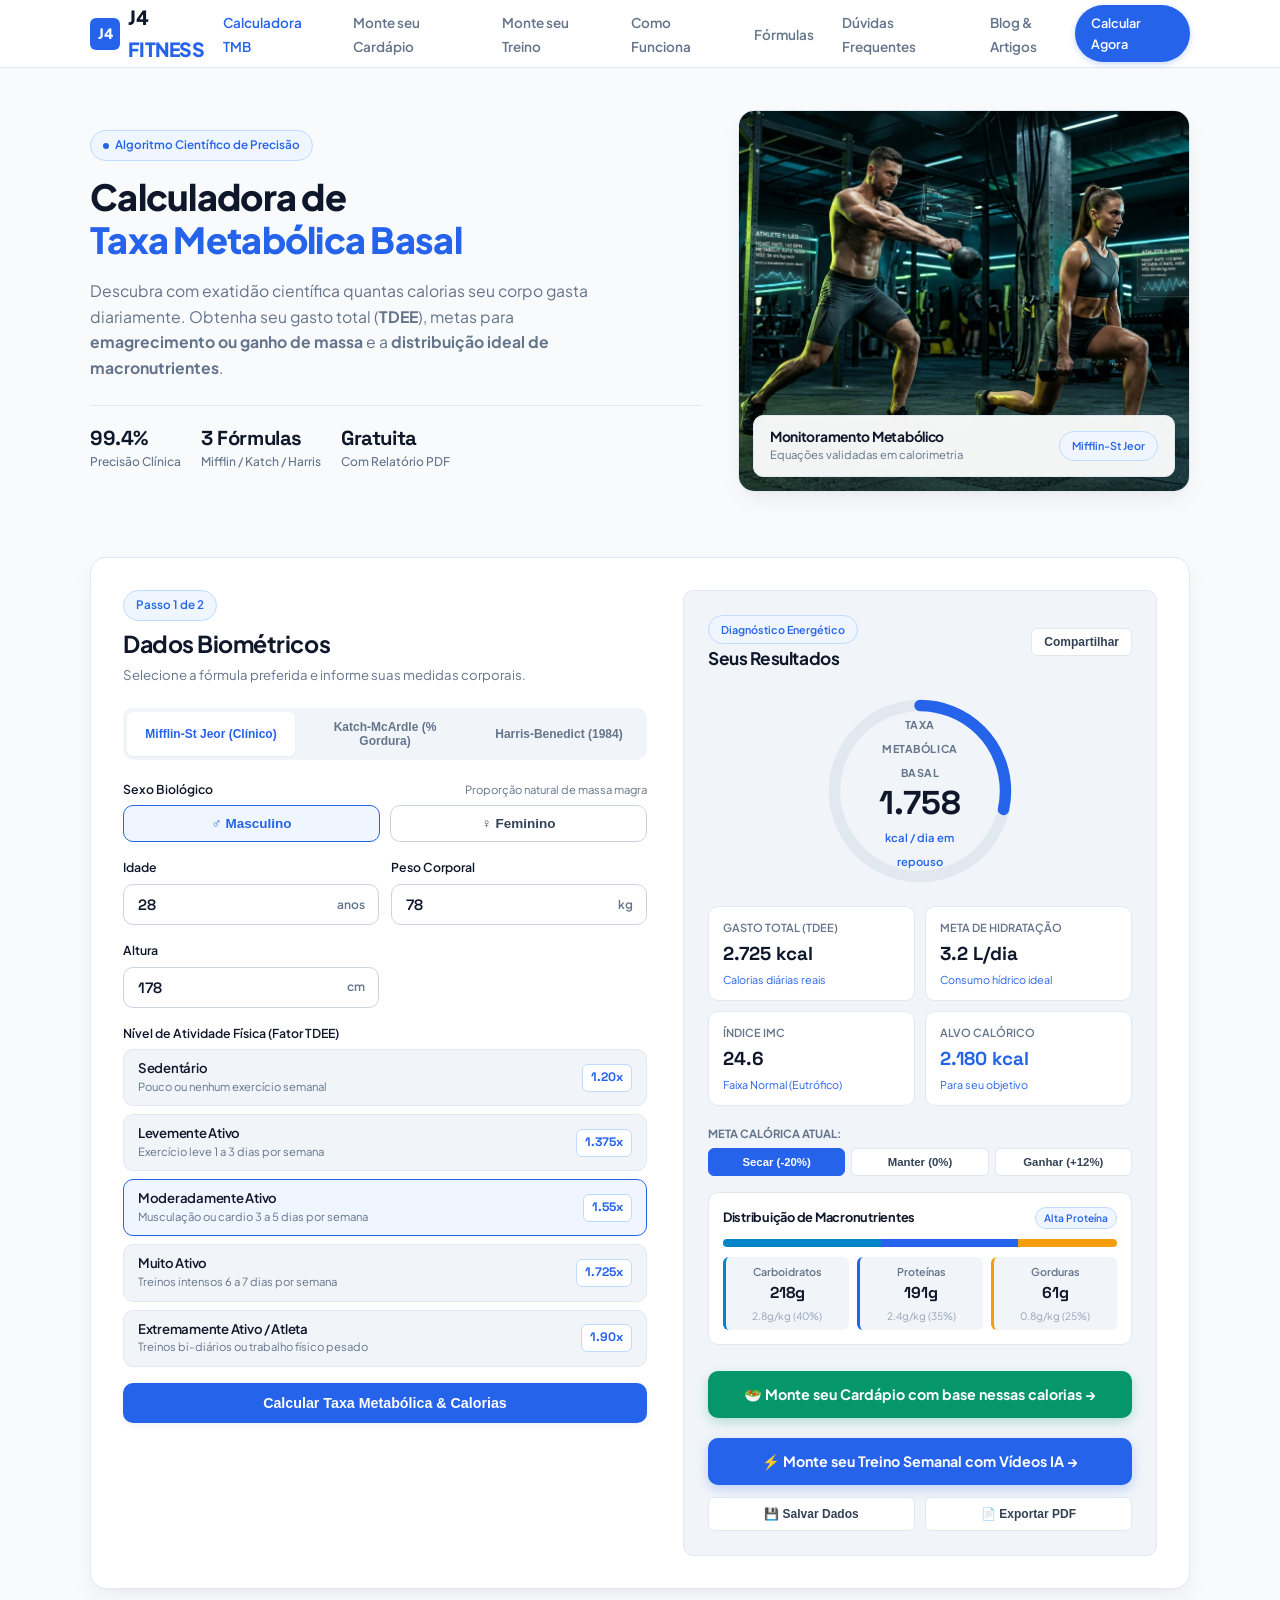
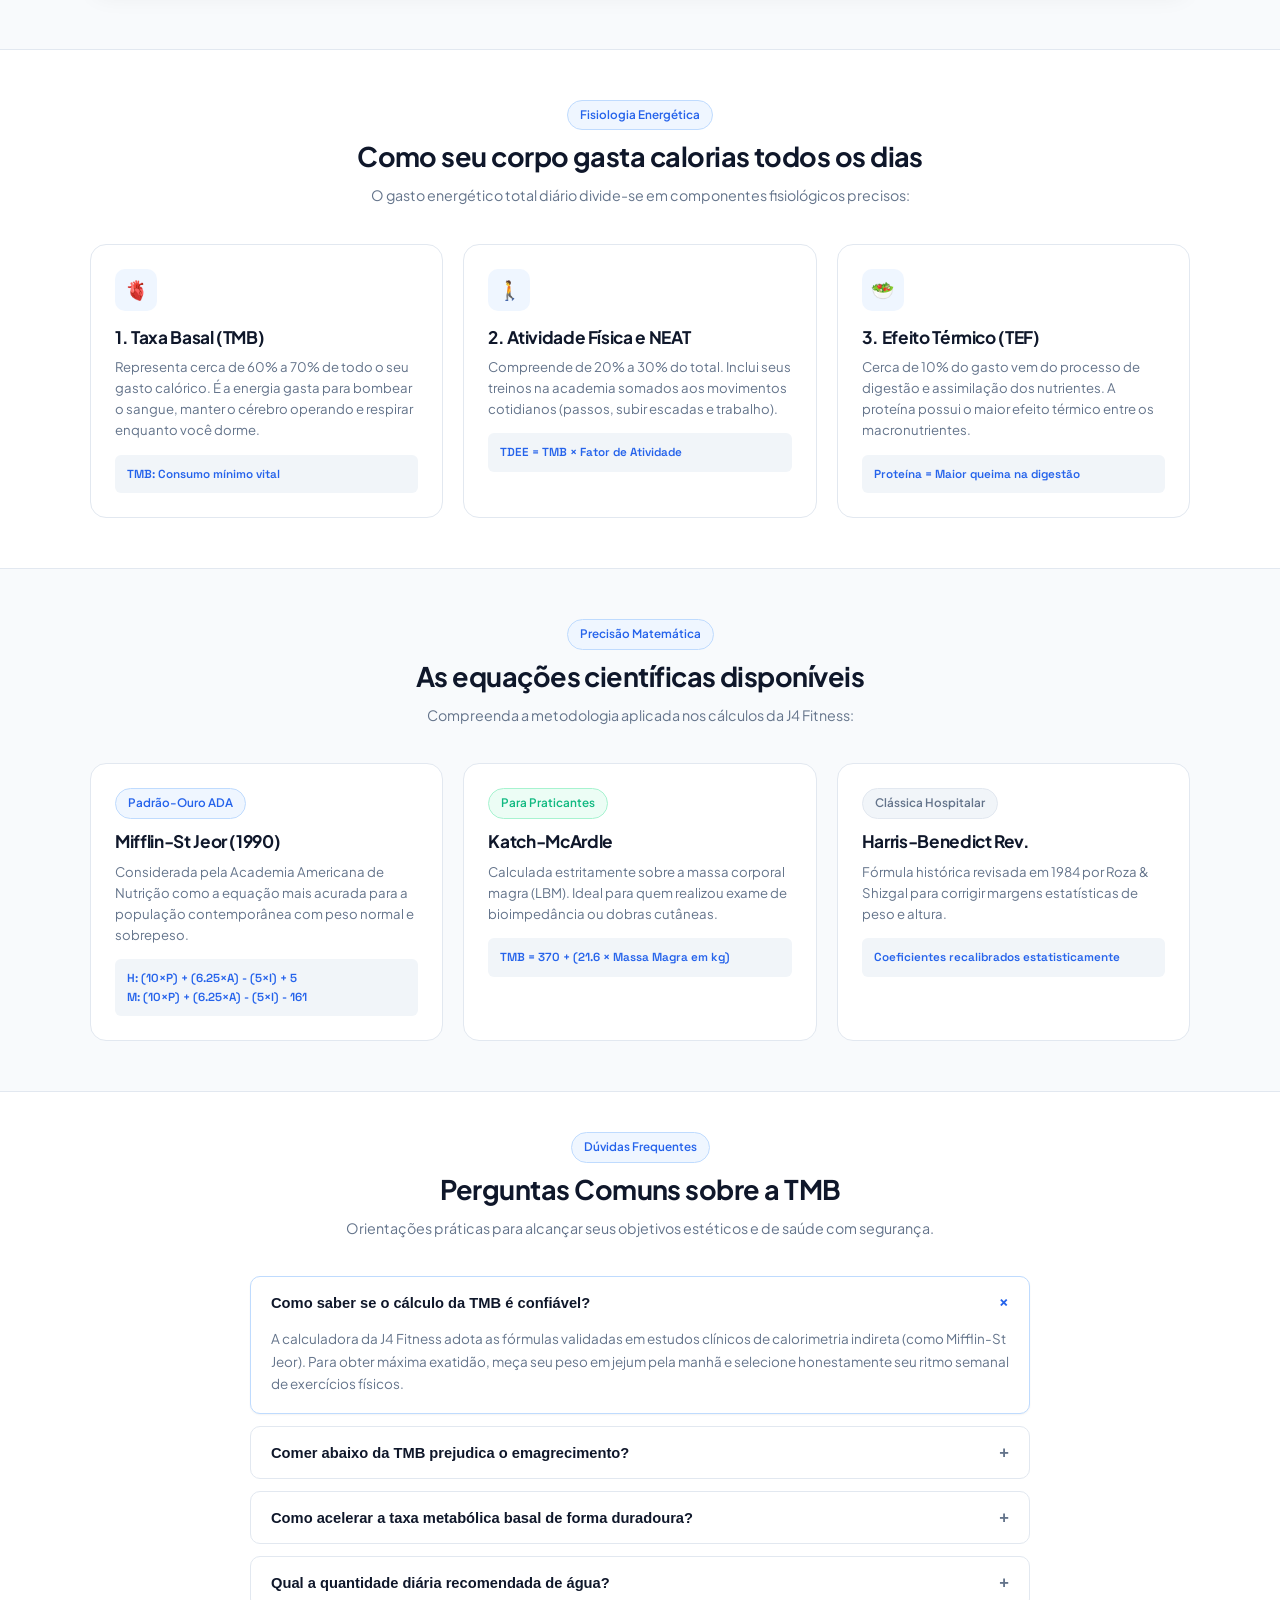
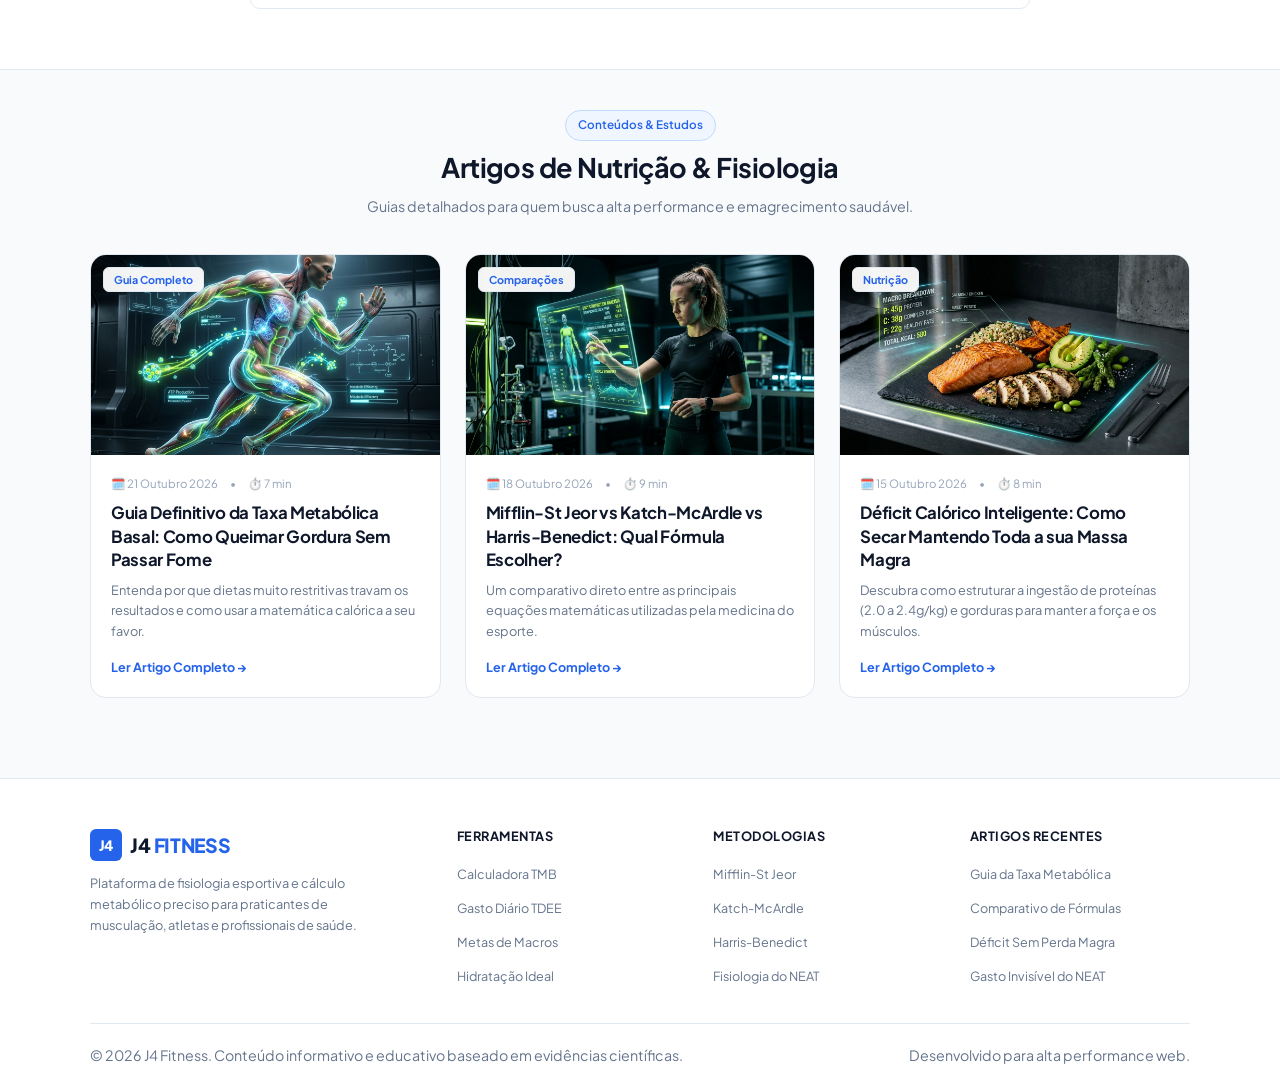
<file: index.html>
<!DOCTYPE html>
<html lang="pt-BR">
<head>
  <meta charset="UTF-8">
  <meta name="viewport" content="width=device-width, initial-scale=1.0">
  
  <!-- Primary SEO Meta Tags -->
  <title>Calculadora de Taxa Metabólica Basal (TMB) e Gasto Calórico Diário | J4 Fitness</title>
  <meta name="title" content="Calculadora de Taxa Metabólica Basal (TMB) e Gasto Calórico Diário | J4 Fitness">
  <meta name="description" content="Calcule sua Taxa Metabólica Basal (TMB) e Gasto Calórico Total (TDEE) com máxima precisão científica. Fórmulas de Mifflin-St Jeor, Katch-McArdle e distribuição de macronutrientes na J4 Fitness.">
  <meta name="keywords" content="calculadora taxa metabolica basal, calculadora de taxa metabolica basal, calculadora tmb, como calcular tmb, calcular gasto calórico diário, tdee calculadora, calculadora macros, j4 fitness">
  <meta name="author" content="J4 Fitness Labs">
  <meta name="robots" content="index, follow, max-image-preview:large, max-snippet:-1, max-video-preview:-1">
  <link rel="canonical" href="https://j4fitnes.5450wp.easypanel.host/">

  <!-- Open Graph -->
  <meta property="og:type" content="website">
  <meta property="og:url" content="https://j4fitnes.5450wp.easypanel.host/">
  <meta property="og:title" content="Calculadora de Taxa Metabólica Basal (TMB) | J4 Fitness">
  <meta property="og:description" content="Descubra quantas calorias seu corpo gasta em repouso e em movimento. Calcule TMB, TDEE e macros para emagrecimento ou hipertrofia.">
  <meta property="og:image" content="assets/images/hero-fitness.jpg">
  <meta property="og:locale" content="pt_BR">
  <meta property="og:site_name" content="J4 Fitness">

  <!-- Fonts: Plus Jakarta Sans + Space Grotesk -->
  <link rel="preconnect" href="https://fonts.googleapis.com">
  <link rel="preconnect" href="https://fonts.gstatic.com" crossorigin>
  <link href="https://fonts.googleapis.com/css2?family=Plus+Jakarta+Sans:wght@400;500;600;700;800&family=Space+Grotesk:wght@500;600;700&display=swap" rel="stylesheet">

  <!-- Core Stylesheet -->
  <link rel="stylesheet" href="assets/css/style.css">

  <!-- Schema.org JSON-LD Structured Data for Google & AI Engines (GEO) -->
  <script type="application/ld+json">
  {
    "@context": "https://schema.org",
    "@graph": [
      {
        "@type": "WebSite",
        "@id": "https://j4fitnes.5450wp.easypanel.host/#website",
        "url": "https://j4fitnes.5450wp.easypanel.host/",
        "name": "J4 Fitness",
        "description": "Calculadora clínica de taxa metabólica basal, gasto calórico e nutrição esportiva de precisão."
      },
      {
        "@type": "SoftwareApplication",
        "name": "Calculadora de Taxa Metabólica Basal (TMB) J4 Fitness",
        "operatingSystem": "All",
        "applicationCategory": "HealthApplication",
        "offers": {
          "@type": "Offer",
          "price": "0",
          "priceCurrency": "BRL"
        }
      },
      {
        "@type": "FAQPage",
        "mainEntity": [
          {
            "@type": "Question",
            "name": "O que é Taxa Metabólica Basal (TMB)?",
            "acceptedAnswer": {
              "@type": "Answer",
              "text": "A Taxa Metabólica Basal (TMB) representa a quantidade mínima de energia (calorias) que o organismo necessita em repouso absoluto durante 24 horas para manter órgãos vitais em pleno funcionamento."
            }
          },
          {
            "@type": "Question",
            "name": "Qual é a fórmula mais precisa para calcular a TMB?",
            "acceptedAnswer": {
              "@type": "Answer",
              "text": "A equação de Mifflin-St Jeor é considerada o padrão-ouro clínico moderno pela ADA. Para praticantes com percentual de gordura corporal aferido, a fórmula de Katch-McArdle oferece alta precisão por basear-se na massa magra."
            }
          },
          {
            "@type": "Question",
            "name": "Qual a diferença entre TMB e TDEE?",
            "acceptedAnswer": {
              "@type": "Answer",
              "text": "A TMB é o gasto em repouso. O TDEE (Gasto Energético Diário Total) soma a TMB com os exercícios físicos, digestão dos alimentos (TEF) e movimentação diária espontânea (NEAT)."
            }
          }
        ]
      }
    ]
  }
  </script>
</head>
<body>

  <!-- Navigation Bar -->
  <header class="navbar">
    <div class="container">
      <a href="index.html" class="brand" aria-label="J4 Fitness Início">
        <div class="brand-icon">J4</div>
        <div>J4 <span>FITNESS</span></div>
      </a>

      <nav>
        <ul class="nav-links">
          <li><a href="#calculadora" class="nav-link active">Calculadora TMB</a></li>
          <li><a href="cardapio.html" class="nav-link">Monte seu Cardápio</a></li>
          <li><a href="treino.html" class="nav-link">Monte seu Treino</a></li>
          <li><a href="#como-funciona" class="nav-link">Como Funciona</a></li>
          <li><a href="#formulas" class="nav-link">Fórmulas</a></li>
          <li><a href="#faq" class="nav-link">Dúvidas Frequentes</a></li>
          <li><a href="blog/index.html" class="nav-link">Blog & Artigos</a></li>
        </ul>
      </nav>

      <div class="nav-actions">
        <a href="#calculadora" class="btn-pill">
          Calcular Agora
        </a>
      </div>
    </div>
  </header>

  <main>
    <!-- Hero Section Clean -->
    <section class="hero-section">
      <div class="container">
        <div class="hero-grid">
          <div class="hero-content">
            <div class="badge-clean">
              <span class="badge-dot"></span>
              Algoritmo Científico de Precisão
            </div>
            
            <h1>
              Calculadora de <br>
              <span>Taxa Metabólica Basal</span>
            </h1>

            <p class="hero-subtitle">
              Descubra com exatidão científica quantas calorias seu corpo gasta diariamente. Obtenha seu gasto total (<strong>TDEE</strong>), metas para <strong>emagrecimento ou ganho de massa</strong> e a <strong>distribuição ideal de macronutrientes</strong>.
            </p>

            <div class="hero-highlights">
              <div class="hero-highlight-item">
                <h4>99.4%</h4>
                <p>Precisão Clínica</p>
              </div>
              <div class="hero-highlight-item">
                <h4>3 Fórmulas</h4>
                <p>Mifflin / Katch / Harris</p>
              </div>
              <div class="hero-highlight-item">
                <h4>Gratuita</h4>
                <p>Com Relatório PDF</p>
              </div>
            </div>
          </div>

          <div class="hero-img-box">
            <img src="assets/images/hero-fitness.jpg" alt="Atletas em treino de precisão metabólica" width="560" height="380" fetchpriority="high">
            <div class="hero-floating-card">
              <div>
                <h5>Monitoramento Metabólico</h5>
                <p>Equações validadas em calorimetria</p>
              </div>
              <span class="badge-clean" style="font-size: 0.72rem;">Mifflin-St Jeor</span>
            </div>
          </div>
        </div>
      </div>
    </section>

    <!-- Interactive Calculator Section Clean -->
    <section id="calculadora" class="calculator-section">
      <div class="container">
        
        <div class="calc-card">
          <!-- Form Side -->
          <div class="calc-form-pane">
            <div class="section-title-wrap">
              <span class="badge-clean" style="margin-bottom: 8px;">Passo 1 de 2</span>
              <h2>Dados Biométricos</h2>
              <p>Selecione a fórmula preferida e informe suas medidas corporais.</p>
            </div>

            <!-- Formula Selection Tabs -->
            <div class="formula-tabs" role="tablist">
              <button type="button" class="formula-tab active" data-formula="mifflin" role="tab">Mifflin-St Jeor (Clínico)</button>
              <button type="button" class="formula-tab" data-formula="katch" role="tab">Katch-McArdle (% Gordura)</button>
              <button type="button" class="formula-tab" data-formula="harris" role="tab">Harris-Benedict (1984)</button>
            </div>

            <form id="metabolic-form" autocomplete="off">
              <!-- Gender Toggle -->
              <div class="form-group">
                <label class="form-label">
                  <span>Sexo Biológico</span>
                  <span class="form-hint">Proporção natural de massa magra</span>
                </label>
                <div class="gender-grid">
                  <button type="button" class="gender-btn active" data-gender="male">
                    <span>♂️ Masculino</span>
                  </button>
                  <button type="button" class="gender-btn" data-gender="female">
                    <span>♀️ Feminino</span>
                  </button>
                </div>
              </div>

              <!-- Age & Weight Grid -->
              <div class="grid-2-inputs">
                <div class="form-group">
                  <label for="input-age" class="form-label">Idade</label>
                  <div class="input-wrapper">
                    <input type="number" id="input-age" value="28" min="10" max="115" required>
                    <span class="input-unit">anos</span>
                  </div>
                </div>

                <div class="form-group">
                  <label for="input-weight" class="form-label">Peso Corporal</label>
                  <div class="input-wrapper">
                    <input type="number" id="input-weight" value="78" min="30" max="300" step="0.5" required>
                    <span class="input-unit">kg</span>
                  </div>
                </div>
              </div>

              <!-- Height & Optional Bodyfat Grid -->
              <div class="grid-2-inputs">
                <div class="form-group">
                  <label for="input-height" class="form-label">Altura</label>
                  <div class="input-wrapper">
                    <input type="number" id="input-height" value="178" min="100" max="250" required>
                    <span class="input-unit">cm</span>
                  </div>
                </div>

                <div class="form-group" id="group-bodyfat" style="display: none;">
                  <label for="input-bodyfat" class="form-label">
                    <span>Gordura Corporal</span>
                    <span class="form-hint">Opcional</span>
                  </label>
                  <div class="input-wrapper">
                    <input type="number" id="input-bodyfat" value="15" min="4" max="65" step="0.5">
                    <span class="input-unit">%</span>
                  </div>
                </div>
              </div>

              <!-- Activity Level -->
              <div class="form-group">
                <label class="form-label">
                  <span>Nível de Atividade Física (Fator TDEE)</span>
                </label>

                <div class="activity-list">
                  <div class="activity-item" data-activity="1.20">
                    <div class="activity-text">
                      <h5>Sedentário</h5>
                      <p>Pouco ou nenhum exercício semanal</p>
                    </div>
                    <span class="activity-tag">1.20x</span>
                  </div>

                  <div class="activity-item" data-activity="1.375">
                    <div class="activity-text">
                      <h5>Levemente Ativo</h5>
                      <p>Exercício leve 1 a 3 dias por semana</p>
                    </div>
                    <span class="activity-tag">1.375x</span>
                  </div>

                  <div class="activity-item active" data-activity="1.55">
                    <div class="activity-text">
                      <h5>Moderadamente Ativo</h5>
                      <p>Musculação ou cardio 3 a 5 dias por semana</p>
                    </div>
                    <span class="activity-tag">1.55x</span>
                  </div>

                  <div class="activity-item" data-activity="1.725">
                    <div class="activity-text">
                      <h5>Muito Ativo</h5>
                      <p>Treinos intensos 6 a 7 dias por semana</p>
                    </div>
                    <span class="activity-tag">1.725x</span>
                  </div>

                  <div class="activity-item" data-activity="1.90">
                    <div class="activity-text">
                      <h5>Extremamente Ativo / Atleta</h5>
                      <p>Treinos bi-diários ou trabalho físico pesado</p>
                    </div>
                    <span class="activity-tag">1.90x</span>
                  </div>
                </div>
              </div>

              <button type="submit" class="btn-submit-calc">
                <span>Calcular Taxa Metabólica & Calorias</span>
              </button>
            </form>
          </div>

          <!-- Dynamic Output Side Clean -->
          <div class="calc-results-pane">
            <div class="results-top">
              <div>
                <span class="badge-clean" style="font-size: 0.72rem;">Diagnóstico Energético</span>
                <h3 style="margin-top: 4px;">Seus Resultados</h3>
              </div>
              <button id="btn-share" class="btn-secondary-clean" style="flex: none; padding: 6px 12px;" title="Compartilhar resultado">
                Compartilhar
              </button>
            </div>

            <!-- Clean Circular Radial Dial -->
            <div class="dial-box">
              <div class="dial-svg-wrap">
                <svg class="dial-svg" viewBox="0 0 200 200">
                  <circle class="dial-bg-circle" cx="100" cy="100" r="90"></circle>
                  <circle id="gauge-progress" class="dial-val-circle" cx="100" cy="100" r="90"></circle>
                </svg>
                <div class="dial-center-data">
                  <span class="dial-small-title">Taxa Metabólica Basal</span>
                  <div id="result-bmr-number" class="dial-number">1.745</div>
                  <span class="dial-unit">kcal / dia em repouso</span>
                </div>
              </div>
            </div>

            <!-- Metrics 2x2 Grid Clean -->
            <div class="metrics-2x2">
              <div class="metric-card-clean">
                <div class="label">Gasto Total (TDEE)</div>
                <div id="result-tdee-number" class="val">2.705 kcal</div>
                <div class="sub">Calorias diárias reais</div>
              </div>

              <div class="metric-card-clean">
                <div class="label">Meta de Hidratação</div>
                <div id="result-water" class="val">3.2 L/dia</div>
                <div class="sub">Consumo hídrico ideal</div>
              </div>

              <div class="metric-card-clean">
                <div class="label">Índice IMC</div>
                <div id="result-bmi" class="val">24.6</div>
                <div class="sub">Faixa Normal (Eutrófico)</div>
              </div>

              <div class="metric-card-clean">
                <div class="label">Alvo Calórico</div>
                <div id="result-target-cal" class="val" style="color: var(--primary);">2.164 kcal</div>
                <div class="sub">Para seu objetivo</div>
              </div>
            </div>

            <!-- Goal Calories Selector Clean -->
            <div class="goal-strip">
              <div class="goal-strip-title">Meta Calórica Atual:</div>
              <div class="goal-pills-row">
                <button type="button" class="goal-pill-btn active" data-goal="deficit">Secar (-20%)</button>
                <button type="button" class="goal-pill-btn" data-goal="maintenance">Manter (0%)</button>
                <button type="button" class="goal-pill-btn" data-goal="lean_bulk">Ganhar (+12%)</button>
              </div>
            </div>

            <!-- Clean Macronutrients Breakdown -->
            <div class="macros-card-clean">
              <div class="head">
                <h5>Distribuição de Macronutrientes</h5>
                <span class="badge-clean" style="font-size: 0.68rem; padding: 2px 8px;">Alta Proteína</span>
              </div>

              <div class="macro-bar-clean">
                <div id="bar-carb" class="bar-carb" style="width: 40%;"></div>
                <div id="bar-prot" class="bar-prot" style="width: 35%;"></div>
                <div id="bar-fat" class="bar-fat" style="width: 25%;"></div>
              </div>

              <div class="macro-3-grid">
                <div class="macro-col carb">
                  <div class="name">Carboidratos</div>
                  <div id="macro-carb-g" class="grams">216g</div>
                  <div id="macro-carb-gkg" class="ratio">2.8g/kg (40%)</div>
                </div>

                <div class="macro-col prot">
                  <div class="name">Proteínas</div>
                  <div id="macro-prot-g" class="grams">189g</div>
                  <div id="macro-prot-gkg" class="ratio">2.4g/kg (35%)</div>
                </div>

                <div class="macro-col fat">
                  <div class="name">Gorduras</div>
                  <div id="macro-fat-g" class="grams">60g</div>
                  <div id="macro-fat-gkg" class="ratio">0.8g/kg (25%)</div>
                </div>
              </div>
            </div>

            <!-- Action Buttons Clean -->
            <a href="cardapio.html" class="btn-submit-calc" style="text-decoration: none; margin-bottom: 10px; background: #059669; box-shadow: 0 4px 12px rgba(5, 150, 105, 0.25);">
              <span>🥗 Monte seu Cardápio com base nessas calorias →</span>
            </a>

            <a href="treino.html" class="btn-submit-calc" style="text-decoration: none; margin-bottom: 12px; background: var(--primary); box-shadow: 0 4px 12px rgba(37, 99, 235, 0.25);">
              <span>⚡ Monte seu Treino Semanal com Vídeos IA →</span>
            </a>

            <div class="action-buttons-clean">
              <button id="btn-save-metrics" class="btn-secondary-clean">
                💾 Salvar Dados
              </button>
              <button id="btn-export-pdf" class="btn-secondary-clean">
                📄 Exportar PDF
              </button>
            </div>
          </div>
        </div>

      </div>
    </section>

    <!-- Educational Context Section Clean -->
    <section id="como-funciona" class="edu-section" style="background: #FFFFFF; border-top: 1px solid var(--border-card); border-bottom: 1px solid var(--border-card);">
      <div class="container">
        <div class="section-center-head">
          <span class="badge-clean">Fisiologia Energética</span>
          <h2>Como seu corpo gasta calorias todos os dias</h2>
          <p>O gasto energético total diário divide-se em componentes fisiológicos precisos:</p>
        </div>

        <div class="grid-3-clean">
          <div class="edu-card">
            <div class="edu-icon-wrap">🫀</div>
            <h3>1. Taxa Basal (TMB)</h3>
            <p>
              Representa cerca de 60% a 70% de todo o seu gasto calórico. É a energia gasta para bombear o sangue, manter o cérebro operando e respirar enquanto você dorme.
            </p>
            <div class="formula-clean-box">
              TMB: Consumo mínimo vital
            </div>
          </div>

          <div class="edu-card">
            <div class="edu-icon-wrap">🚶</div>
            <h3>2. Atividade Física e NEAT</h3>
            <p>
              Compreende de 20% a 30% do total. Inclui seus treinos na academia somados aos movimentos cotidianos (passos, subir escadas e trabalho).
            </p>
            <div class="formula-clean-box">
              TDEE = TMB × Fator de Atividade
            </div>
          </div>

          <div class="edu-card">
            <div class="edu-icon-wrap">🥗</div>
            <h3>3. Efeito Térmico (TEF)</h3>
            <p>
              Cerca de 10% do gasto vem do processo de digestão e assimilação dos nutrientes. A proteína possui o maior efeito térmico entre os macronutrientes.
            </p>
            <div class="formula-clean-box">
              Proteína = Maior queima na digestão
            </div>
          </div>
        </div>
      </div>
    </section>

    <!-- Formulas Section Clean -->
    <section id="formulas" class="edu-section">
      <div class="container">
        <div class="section-center-head">
          <span class="badge-clean">Precisão Matemática</span>
          <h2>As equações científicas disponíveis</h2>
          <p>Compreenda a metodologia aplicada nos cálculos da J4 Fitness:</p>
        </div>

        <div class="grid-3-clean">
          <div class="edu-card">
            <span class="badge-clean" style="margin-bottom: 12px;">Padrão-Ouro ADA</span>
            <h3>Mifflin-St Jeor (1990)</h3>
            <p>
              Considerada pela Academia Americana de Nutrição como a equação mais acurada para a população contemporânea com peso normal e sobrepeso.
            </p>
            <div class="formula-clean-box">
              H: (10×P) + (6.25×A) - (5×I) + 5<br>
              M: (10×P) + (6.25×A) - (5×I) - 161
            </div>
          </div>

          <div class="edu-card">
            <span class="badge-clean" style="margin-bottom: 12px; background: var(--accent-emerald-light); color: var(--accent-emerald); border-color: var(--accent-emerald-border);">Para Praticantes</span>
            <h3>Katch-McArdle</h3>
            <p>
              Calculada estritamente sobre a massa corporal magra (LBM). Ideal para quem realizou exame de bioimpedância ou dobras cutâneas.
            </p>
            <div class="formula-clean-box">
              TMB = 370 + (21.6 × Massa Magra em kg)
            </div>
          </div>

          <div class="edu-card">
            <span class="badge-clean" style="margin-bottom: 12px; background: var(--bg-subtle); color: var(--text-muted); border-color: var(--border-card);">Clássica Hospitalar</span>
            <h3>Harris-Benedict Rev.</h3>
            <p>
              Fórmula histórica revisada em 1984 por Roza & Shizgal para corrigir margens estatísticas de peso e altura.
            </p>
            <div class="formula-clean-box">
              Coeficientes recalibrados estatisticamente
            </div>
          </div>
        </div>
      </div>
    </section>

    <!-- FAQ Clean -->
    <section id="faq" class="faq-section" style="background: #FFFFFF; border-top: 1px solid var(--border-card); border-bottom: 1px solid var(--border-card);">
      <div class="container">
        <div class="section-center-head">
          <span class="badge-clean">Dúvidas Frequentes</span>
          <h2>Perguntas Comuns sobre a TMB</h2>
          <p>Orientações práticas para alcançar seus objetivos estéticos e de saúde com segurança.</p>
        </div>

        <div class="faq-list">
          <div class="faq-item open">
            <button class="faq-question">
              <span>Como saber se o cálculo da TMB é confiável?</span>
              <span class="faq-icon">+</span>
            </button>
            <div class="faq-answer">
              A calculadora da J4 Fitness adota as fórmulas validadas em estudos clínicos de calorimetria indireta (como Mifflin-St Jeor). Para obter máxima exatidão, meça seu peso em jejum pela manhã e selecione honestamente seu ritmo semanal de exercícios físicos.
            </div>
          </div>

          <div class="faq-item">
            <button class="faq-question">
              <span>Comer abaixo da TMB prejudica o emagrecimento?</span>
              <span class="faq-icon">+</span>
            </button>
            <div class="faq-answer">
              Sim. Consumir menos calorias do que a sua TMB basal por períodos prolongados pode desencadear a chamada termogênese adaptativa (onde o corpo reduz a tireoide e queima músculos para poupar energia). O déficit calórico seguro deve ser aplicado sobre o <strong>TDEE</strong>, mantendo as calorias acima da TMB!
            </div>
          </div>

          <div class="faq-item">
            <button class="faq-question">
              <span>Como acelerar a taxa metabólica basal de forma duradoura?</span>
              <span class="faq-icon">+</span>
            </button>
            <div class="faq-answer">
              O ganho de massa muscular magra através da musculação é o método mais eficaz. O tecido muscular gasta cerca de 3 vezes mais calorias em repouso do que a gordura. Além disso, ingerir proteína em quantidade adequada (1.8g a 2.4g/kg) eleva o efeito térmico dos alimentos.
            </div>
          </div>

          <div class="faq-item">
            <button class="faq-question">
              <span>Qual a quantidade diária recomendada de água?</span>
              <span class="faq-icon">+</span>
            </button>
            <div class="faq-answer">
              A média recomendada pela medicina esportiva é de 35 a 45 ml por quilograma de peso corporal, com acréscimo de 500ml a 1000ml em dias de treinos intensos para compensar perdas de hidratação no suor.
            </div>
          </div>
        </div>
      </div>
    </section>

    <!-- Blog & Artigos Clean -->
    <section class="blog-section">
      <div class="container">
        <div class="section-center-head">
          <span class="badge-clean">Conteúdos & Estudos</span>
          <h2>Artigos de Nutrição & Fisiologia</h2>
          <p>Guias detalhados para quem busca alta performance e emagrecimento saudável.</p>
        </div>

        <div class="blog-grid-clean">
          <!-- Card 1 -->
          <article class="blog-card-clean">
            <div class="blog-thumb-clean">
              <span class="blog-category-clean">Guia Completo</span>
              <img src="assets/images/blog-metabolismo.jpg" alt="Vias metabólicas e bioenergética celular" loading="lazy" width="380" height="200">
            </div>
            <div class="blog-body-clean">
              <div class="blog-meta-clean">
                <span>🗓️ 21 Outubro 2026</span>
                <span>•</span>
                <span>⏱️ 7 min</span>
              </div>
              <h3 class="blog-title-clean">
                <a href="blog/guia-definitivo-taxa-metabolica-basal.html">Guia Definitivo da Taxa Metabólica Basal: Como Queimar Gordura Sem Passar Fome</a>
              </h3>
              <p class="blog-desc-clean">
                Entenda por que dietas muito restritivas travam os resultados e como usar a matemática calórica a seu favor.
              </p>
              <a href="blog/guia-definitivo-taxa-metabolica-basal.html" class="blog-link-clean">Ler Artigo Completo →</a>
            </div>
          </article>

          <!-- Card 2 -->
          <article class="blog-card-clean">
            <div class="blog-thumb-clean">
              <span class="blog-category-clean">Comparações</span>
              <img src="assets/images/blog-formulas-precisao.jpg" alt="Métricas e bioimpedância de composição corporal" loading="lazy" width="380" height="200">
            </div>
            <div class="blog-body-clean">
              <div class="blog-meta-clean">
                <span>🗓️ 18 Outubro 2026</span>
                <span>•</span>
                <span>⏱️ 9 min</span>
              </div>
              <h3 class="blog-title-clean">
                <a href="blog/mifflin-st-jeor-vs-katch-mcardle-harris-benedict.html">Mifflin-St Jeor vs Katch-McArdle vs Harris-Benedict: Qual Fórmula Escolher?</a>
              </h3>
              <p class="blog-desc-clean">
                Um comparativo direto entre as principais equações matemáticas utilizadas pela medicina do esporte.
              </p>
              <a href="blog/mifflin-st-jeor-vs-katch-mcardle-harris-benedict.html" class="blog-link-clean">Ler Artigo Completo →</a>
            </div>
          </article>

          <!-- Card 3 -->
          <article class="blog-card-clean">
            <div class="blog-thumb-clean">
              <span class="blog-category-clean">Nutrição</span>
              <img src="assets/images/blog-macros-nutricao.jpg" alt="Prato balanceado com cálculo de macronutrientes" loading="lazy" width="380" height="200">
            </div>
            <div class="blog-body-clean">
              <div class="blog-meta-clean">
                <span>🗓️ 15 Outubro 2026</span>
                <span>•</span>
                <span>⏱️ 8 min</span>
              </div>
              <h3 class="blog-title-clean">
                <a href="blog/deficit-calorico-inteligente-secar-sem-perder-massa.html">Déficit Calórico Inteligente: Como Secar Mantendo Toda a sua Massa Magra</a>
              </h3>
              <p class="blog-desc-clean">
                Descubra como estruturar a ingestão de proteínas (2.0 a 2.4g/kg) e gorduras para manter a força e os músculos.
              </p>
              <a href="blog/deficit-calorico-inteligente-secar-sem-perder-massa.html" class="blog-link-clean">Ler Artigo Completo →</a>
            </div>
          </article>
        </div>
      </div>
    </section>
  </main>

  <!-- Footer Clean -->
  <footer class="footer-clean">
    <div class="container">
      <div class="footer-top-grid">
        <div class="footer-info">
          <div class="brand">
            <div class="brand-icon">J4</div>
            <div>J4 <span>FITNESS</span></div>
          </div>
          <p>
            Plataforma de fisiologia esportiva e cálculo metabólico preciso para praticantes de musculação, atletas e profissionais de saúde.
          </p>
        </div>

        <div class="footer-col">
          <h5>Ferramentas</h5>
          <ul class="footer-list">
            <li><a href="#calculadora">Calculadora TMB</a></li>
            <li><a href="#calculadora">Gasto Diário TDEE</a></li>
            <li><a href="#calculadora">Metas de Macros</a></li>
            <li><a href="#calculadora">Hidratação Ideal</a></li>
          </ul>
        </div>

        <div class="footer-col">
          <h5>Metodologias</h5>
          <ul class="footer-list">
            <li><a href="#formulas">Mifflin-St Jeor</a></li>
            <li><a href="#formulas">Katch-McArdle</a></li>
            <li><a href="#formulas">Harris-Benedict</a></li>
            <li><a href="#como-funciona">Fisiologia do NEAT</a></li>
          </ul>
        </div>

        <div class="footer-col">
          <h5>Artigos Recentes</h5>
          <ul class="footer-list">
            <li><a href="blog/guia-definitivo-taxa-metabolica-basal.html">Guia da Taxa Metabólica</a></li>
            <li><a href="blog/mifflin-st-jeor-vs-katch-mcardle-harris-benedict.html">Comparativo de Fórmulas</a></li>
            <li><a href="blog/deficit-calorico-inteligente-secar-sem-perder-massa.html">Déficit Sem Perda Magra</a></li>
            <li><a href="blog/neat-gasto-calorico-invisivel.html">Gasto Invisível do NEAT</a></li>
          </ul>
        </div>
      </div>

      <div class="footer-copy">
        <p>© 2026 J4 Fitness. Conteúdo informativo e educativo baseado em evidências científicas.</p>
        <p>Desenvolvido para alta performance web.</p>
      </div>
    </div>
  </footer>

  <!-- Notification Toast -->
  <div id="toast-notice" class="toast-notice">Métricas atualizadas!</div>

  <!-- Scripts -->
  <script src="assets/js/calculator.js"></script>
</body>
</html>
</file>
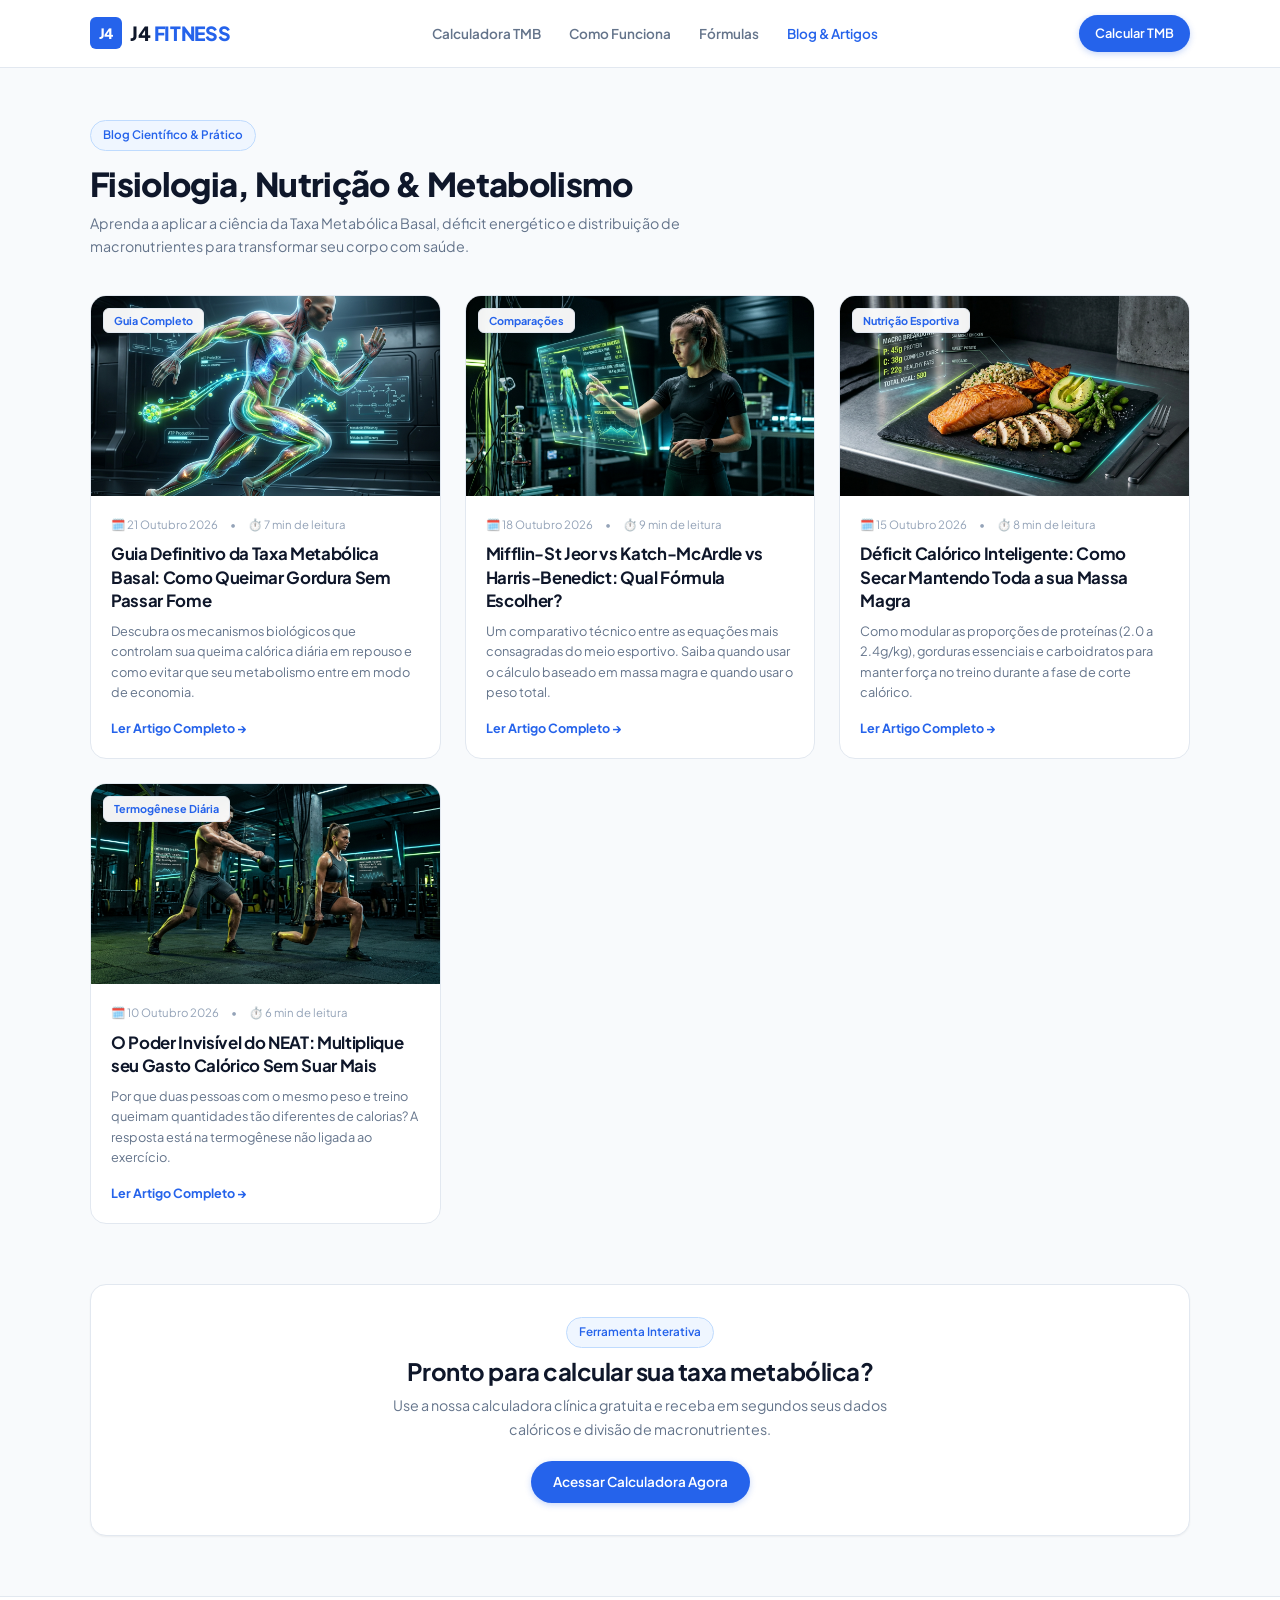
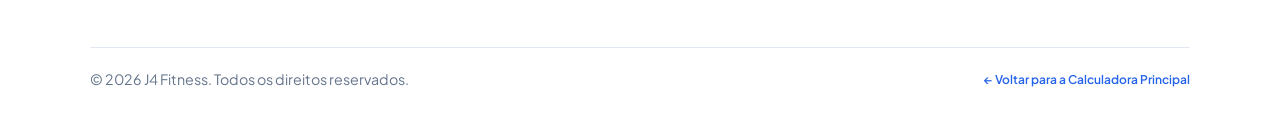
<file: blog/index.html>
<!DOCTYPE html>
<html lang="pt-BR">
<head>
  <meta charset="UTF-8">
  <meta name="viewport" content="width=device-width, initial-scale=1.0">
  
  <title>Blog de Fisiologia Metabólica e Nutrição Esportiva | J4 Fitness</title>
  <meta name="description" content="Artigos científicos e guias práticos sobre Taxa Metabólica Basal (TMB), cálculo calórico, déficit energético e recomposição corporal na J4 Fitness.">
  <meta name="keywords" content="blog fitness, taxa metabolica basal, calcular calorias, deficit calorico, tdee, j4 fitness blog">
  <link rel="canonical" href="https://j4fitnes.5450wp.easypanel.host/blog/">

  <!-- Open Graph -->
  <meta property="og:type" content="blog">
  <meta property="og:title" content="Blog de Fisiologia Metabólica | J4 Fitness">
  <meta property="og:description" content="Aprenda a controlar seu metabolismo com embasamento científico de ponta.">
  <meta property="og:image" content="../assets/images/hero-fitness.jpg">

  <!-- Fonts: Plus Jakarta Sans + Space Grotesk -->
  <link rel="preconnect" href="https://fonts.googleapis.com">
  <link rel="preconnect" href="https://fonts.gstatic.com" crossorigin>
  <link href="https://fonts.googleapis.com/css2?family=Plus+Jakarta+Sans:wght@400;500;600;700;800&family=Space+Grotesk:wght@500;600;700&display=swap" rel="stylesheet">

  <link rel="stylesheet" href="../assets/css/style.css">
</head>
<body>

  <!-- Navigation Bar -->
  <header class="navbar">
    <div class="container">
      <a href="../index.html" class="brand">
        <div class="brand-icon">J4</div>
        <div>J4 <span>FITNESS</span></div>
      </a>

      <nav>
        <ul class="nav-links">
          <li><a href="../index.html" class="nav-link">Calculadora TMB</a></li>
          <li><a href="../index.html#como-funciona" class="nav-link">Como Funciona</a></li>
          <li><a href="../index.html#formulas" class="nav-link">Fórmulas</a></li>
          <li><a href="index.html" class="nav-link active">Blog & Artigos</a></li>
        </ul>
      </nav>

      <div class="nav-actions">
        <a href="../index.html#calculadora" class="btn-pill">
          Calcular TMB
        </a>
      </div>
    </div>
  </header>

  <main style="padding-top: 100px;">
    <div class="container">
      <div class="section-center-head" style="text-align: left; margin: 20px 0 36px;">
        <span class="badge-clean">Blog Científico & Prático</span>
        <h1 style="font-size: 2.2rem; margin: 12px 0 8px;">
          Fisiologia, Nutrição & <span>Metabolismo</span>
        </h1>
        <p>Aprenda a aplicar a ciência da Taxa Metabólica Basal, déficit energético e distribuição de macronutrientes para transformar seu corpo com saúde.</p>
      </div>

      <!-- Articles Grid Clean -->
      <div class="blog-grid-clean" style="margin-bottom: 60px;">
        <!-- Card 1 -->
        <article class="blog-card-clean">
          <div class="blog-thumb-clean">
            <span class="blog-category-clean">Guia Completo</span>
            <img src="../assets/images/blog-metabolismo.jpg" alt="Vias metabólicas e bioenergética celular">
          </div>
          <div class="blog-body-clean">
            <div class="blog-meta-clean">
              <span>🗓️ 21 Outubro 2026</span>
              <span>•</span>
              <span>⏱️ 7 min de leitura</span>
            </div>
            <h2 class="blog-title-clean">
              <a href="guia-definitivo-taxa-metabolica-basal.html">Guia Definitivo da Taxa Metabólica Basal: Como Queimar Gordura Sem Passar Fome</a>
            </h2>
            <p class="blog-desc-clean">
              Descubra os mecanismos biológicos que controlam sua queima calórica diária em repouso e como evitar que seu metabolismo entre em modo de economia.
            </p>
            <a href="guia-definitivo-taxa-metabolica-basal.html" class="blog-link-clean">Ler Artigo Completo →</a>
          </div>
        </article>

        <!-- Card 2 -->
        <article class="blog-card-clean">
          <div class="blog-thumb-clean">
            <span class="blog-category-clean">Comparações</span>
            <img src="../assets/images/blog-formulas-precisao.jpg" alt="Métricas e bioimpedância de composição corporal">
          </div>
          <div class="blog-body-clean">
            <div class="blog-meta-clean">
              <span>🗓️ 18 Outubro 2026</span>
              <span>•</span>
              <span>⏱️ 9 min de leitura</span>
            </div>
            <h2 class="blog-title-clean">
              <a href="mifflin-st-jeor-vs-katch-mcardle-harris-benedict.html">Mifflin-St Jeor vs Katch-McArdle vs Harris-Benedict: Qual Fórmula Escolher?</a>
            </h2>
            <p class="blog-desc-clean">
              Um comparativo técnico entre as equações mais consagradas do meio esportivo. Saiba quando usar o cálculo baseado em massa magra e quando usar o peso total.
            </p>
            <a href="mifflin-st-jeor-vs-katch-mcardle-harris-benedict.html" class="blog-link-clean">Ler Artigo Completo →</a>
          </div>
        </article>

        <!-- Card 3 -->
        <article class="blog-card-clean">
          <div class="blog-thumb-clean">
            <span class="blog-category-clean">Nutrição Esportiva</span>
            <img src="../assets/images/blog-macros-nutricao.jpg" alt="Prato balanceado com cálculo de macronutrientes">
          </div>
          <div class="blog-body-clean">
            <div class="blog-meta-clean">
              <span>🗓️ 15 Outubro 2026</span>
              <span>•</span>
              <span>⏱️ 8 min de leitura</span>
            </div>
            <h2 class="blog-title-clean">
              <a href="deficit-calorico-inteligente-secar-sem-perder-massa.html">Déficit Calórico Inteligente: Como Secar Mantendo Toda a sua Massa Magra</a>
            </h2>
            <p class="blog-desc-clean">
              Como modular as proporções de proteínas (2.0 a 2.4g/kg), gorduras essenciais e carboidratos para manter força no treino durante a fase de corte calórico.
            </p>
            <a href="deficit-calorico-inteligente-secar-sem-perder-massa.html" class="blog-link-clean">Ler Artigo Completo →</a>
          </div>
        </article>

        <!-- Card 4 -->
        <article class="blog-card-clean">
          <div class="blog-thumb-clean">
            <span class="blog-category-clean">Termogênese Diária</span>
            <img src="../assets/images/hero-fitness.jpg" alt="Treino funcional e atividade física contínua">
          </div>
          <div class="blog-body-clean">
            <div class="blog-meta-clean">
              <span>🗓️ 10 Outubro 2026</span>
              <span>•</span>
              <span>⏱️ 6 min de leitura</span>
            </div>
            <h2 class="blog-title-clean">
              <a href="neat-gasto-calorico-invisivel.html">O Poder Invisível do NEAT: Multiplique seu Gasto Calórico Sem Suar Mais</a>
            </h2>
            <p class="blog-desc-clean">
              Por que duas pessoas com o mesmo peso e treino queimam quantidades tão diferentes de calorias? A resposta está na termogênese não ligada ao exercício.
            </p>
            <a href="neat-gasto-calorico-invisivel.html" class="blog-link-clean">Ler Artigo Completo →</a>
          </div>
        </article>
      </div>

      <!-- Clean CTA Banner -->
      <div style="background: #FFFFFF; border: 1px solid var(--border-card); border-radius: var(--radius-lg); padding: 32px; text-align: center; margin-bottom: 60px; box-shadow: var(--shadow-xs);">
        <span class="badge-clean" style="margin-bottom: 8px;">Ferramenta Interativa</span>
        <h2 style="font-size: 1.6rem; margin-bottom: 8px;">Pronto para calcular sua taxa metabólica?</h2>
        <p style="max-width: 500px; margin: 0 auto 20px;">Use a nossa calculadora clínica gratuita e receba em segundos seus dados calóricos e divisão de macronutrientes.</p>
        <a href="../index.html#calculadora" class="btn-pill" style="padding: 10px 22px; font-size: 0.9rem;">
          Acessar Calculadora Agora
        </a>
      </div>
    </div>
  </main>

  <!-- Footer Clean -->
  <footer class="footer-clean">
    <div class="container">
      <div class="footer-copy">
        <p>© 2026 J4 Fitness. Todos os direitos reservados.</p>
        <a href="../index.html" style="color: var(--primary); font-weight: 600;">← Voltar para a Calculadora Principal</a>
      </div>
    </div>
  </footer>

</body>
</html>
</file>
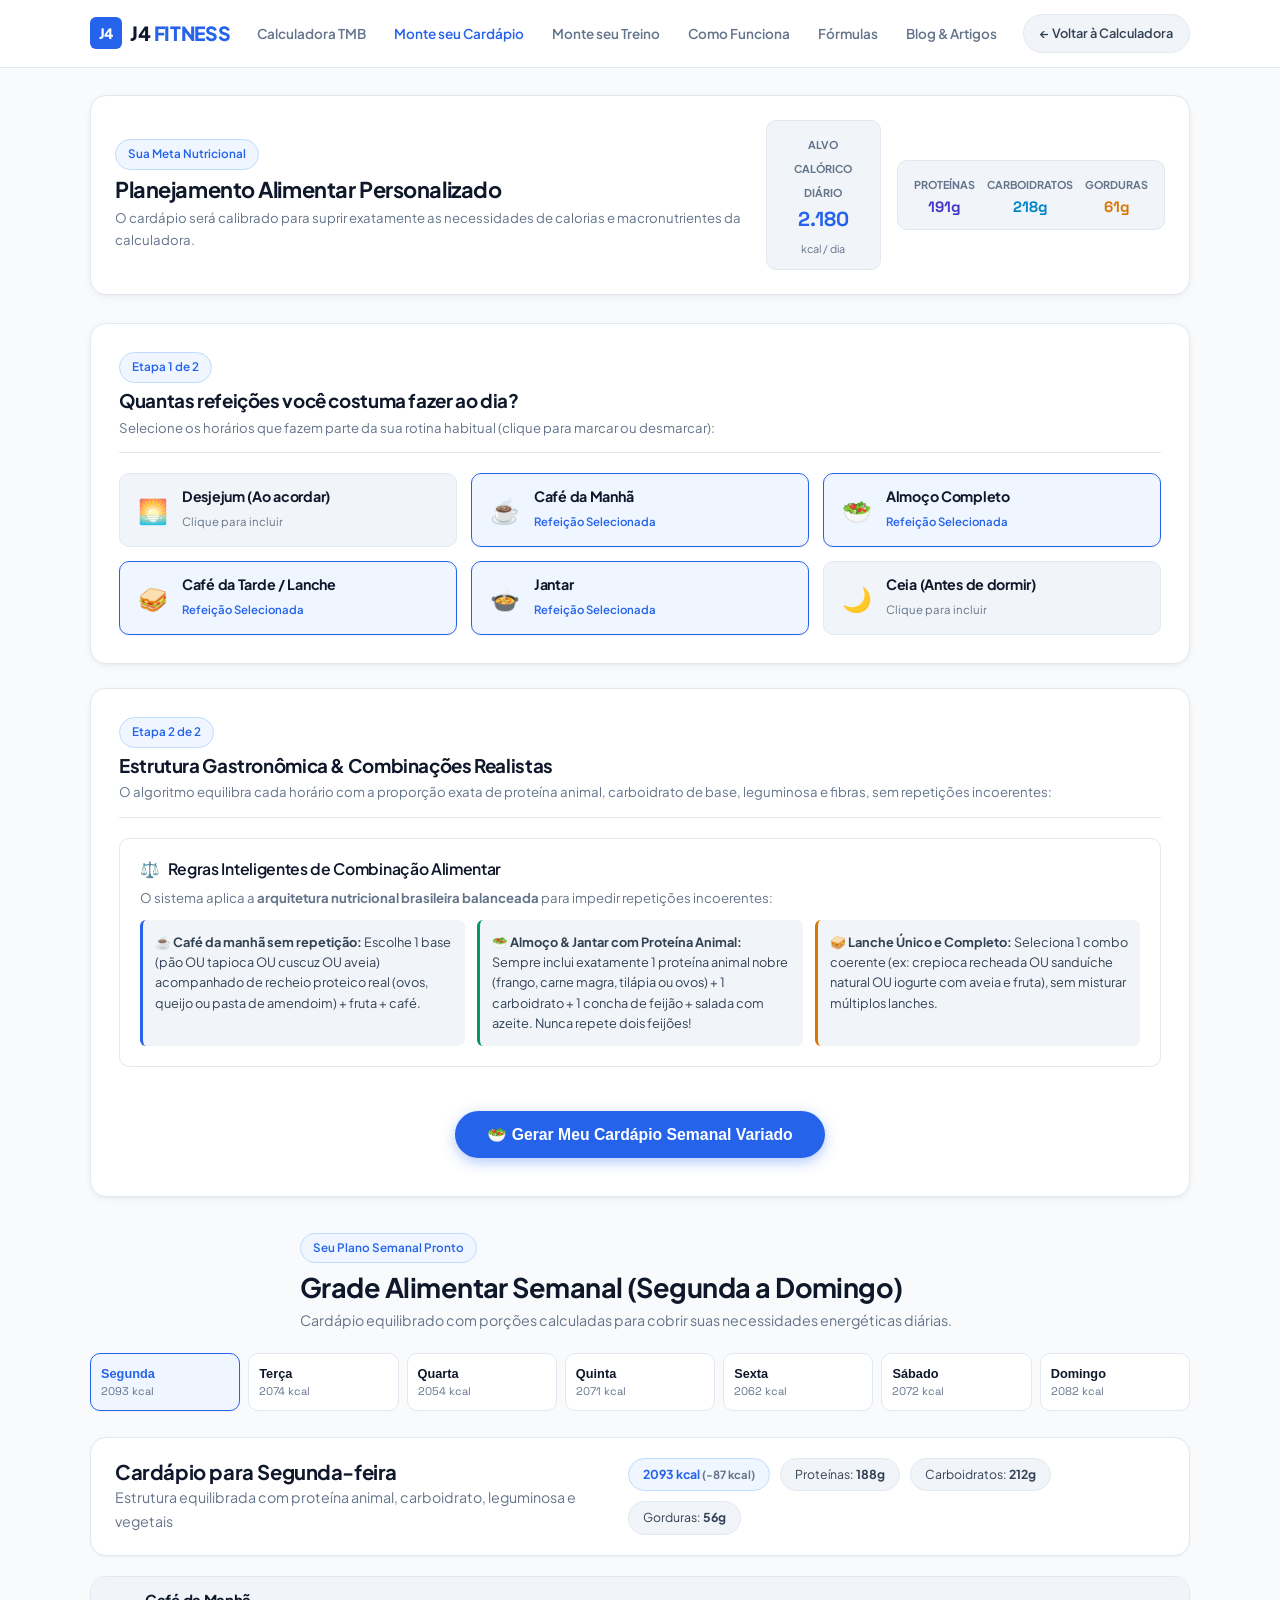
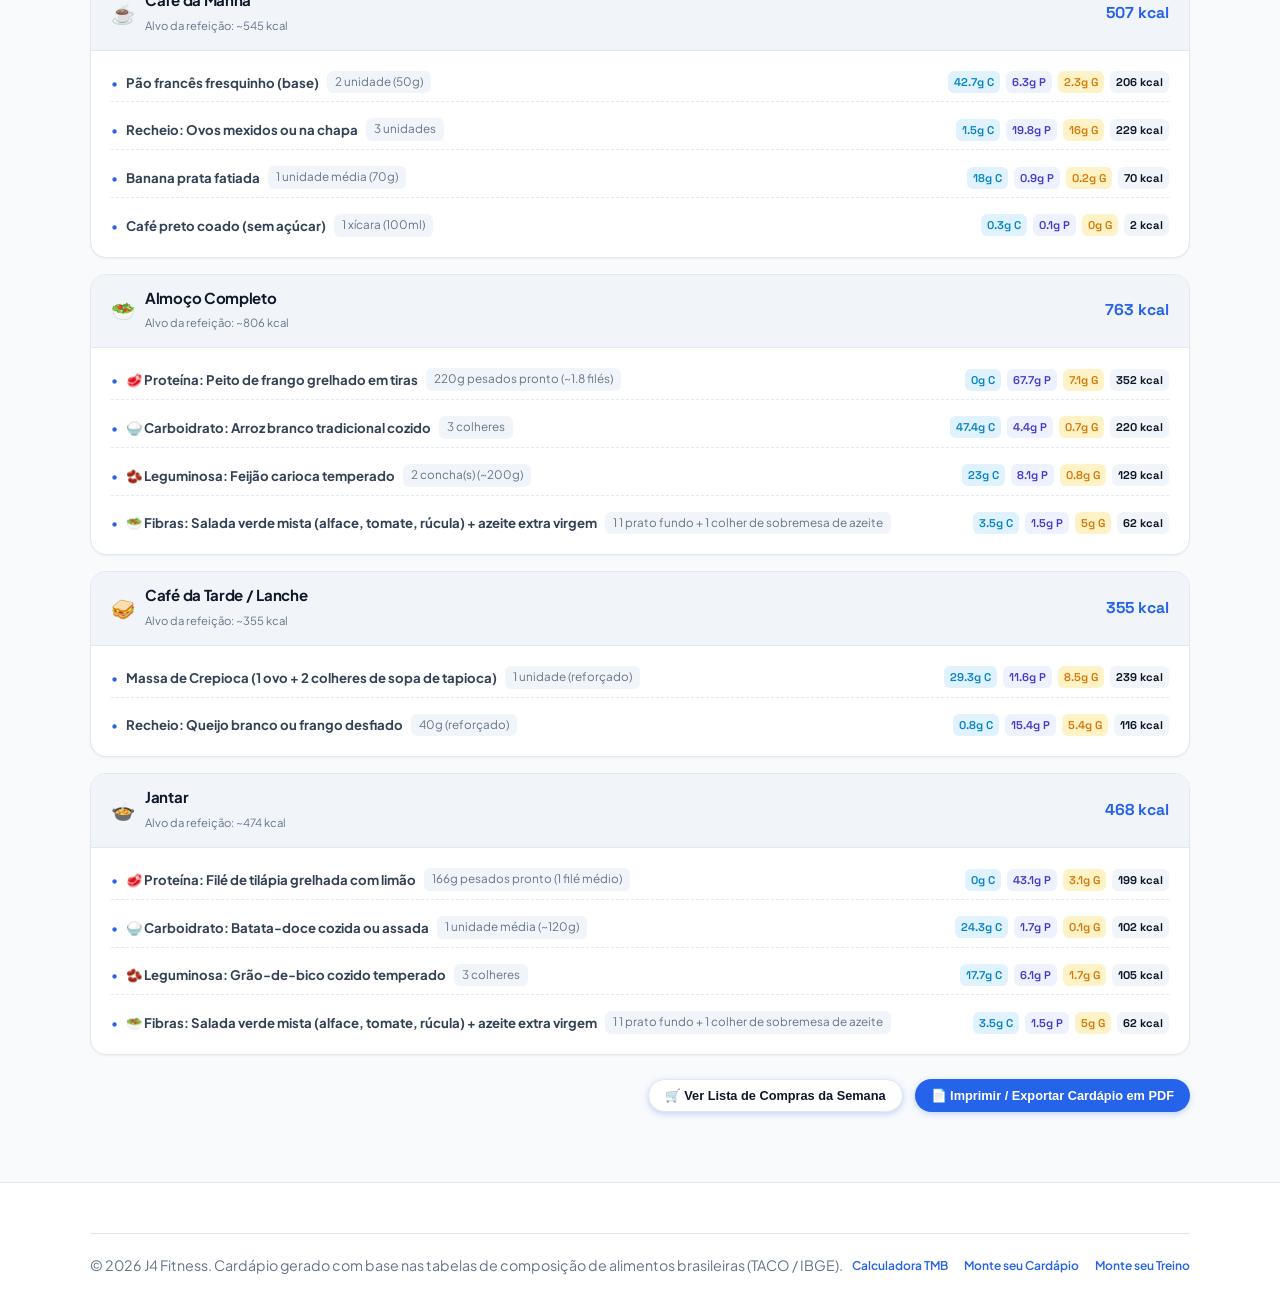
<file: cardapio.html>
<!DOCTYPE html>
<html lang="pt-BR">
<head>
  <meta charset="UTF-8">
  <meta name="viewport" content="width=device-width, initial-scale=1.0">
  
  <title>Monte seu Cardápio Semanal Personalizado | J4 Fitness</title>
  <meta name="description" content="Monte seu cardápio semanal variado e saudável com base no resultado da calculadora de taxa metabólica. Escolha seus alimentos favoritos do dia a dia brasileiro.">
  <meta name="keywords" content="monte seu cardápio, cardapio semanal emagrecimento, dieta personalizada calorias, cardapio tmb tdee, j4 fitness cardapio">
  <link rel="canonical" href="https://j4fitnes.5450wp.easypanel.host/cardapio.html">

  <!-- Open Graph -->
  <meta property="og:type" content="website">
  <meta property="og:title" content="Monte seu Cardápio Semanal Personalizado | J4 Fitness">
  <meta property="og:description" content="Gere uma grade alimentar semanal com os alimentos que você gosta, cobrindo exatamente a sua necessidade calórica.">
  <meta property="og:image" content="assets/images/blog-macros-nutricao.jpg">

  <!-- Fonts: Plus Jakarta Sans + Space Grotesk -->
  <link rel="preconnect" href="https://fonts.googleapis.com">
  <link rel="preconnect" href="https://fonts.gstatic.com" crossorigin>
  <link href="https://fonts.googleapis.com/css2?family=Plus+Jakarta+Sans:wght@400;500;600;700;800&family=Space+Grotesk:wght@500;600;700&display=swap" rel="stylesheet">

  <link rel="stylesheet" href="assets/css/style.css">
</head>
<body>

  <!-- Navigation Bar -->
  <header class="navbar">
    <div class="container">
      <a href="index.html" class="brand" aria-label="J4 Fitness Início">
        <div class="brand-icon">J4</div>
        <div>J4 <span>FITNESS</span></div>
      </a>

      <nav>
        <ul class="nav-links">
          <li><a href="index.html#calculadora" class="nav-link">Calculadora TMB</a></li>
          <li><a href="cardapio.html" class="nav-link active">Monte seu Cardápio</a></li>
          <li><a href="treino.html" class="nav-link">Monte seu Treino</a></li>
          <li><a href="index.html#como-funciona" class="nav-link">Como Funciona</a></li>
          <li><a href="index.html#formulas" class="nav-link">Fórmulas</a></li>
          <li><a href="blog/index.html" class="nav-link">Blog & Artigos</a></li>
        </ul>
      </nav>

      <div class="nav-actions">
        <a href="index.html#calculadora" class="btn-pill" style="background: var(--bg-subtle); color: var(--text-body); border: 1px solid var(--border-card); box-shadow: none;">
          ← Voltar à Calculadora
        </a>
      </div>
    </div>
  </header>

  <main style="padding-top: 95px; padding-bottom: 70px;">
    <div class="container">

      <!-- Top Target Banner -->
      <div class="cardapio-target-banner">
        <div class="banner-left">
          <span class="badge-clean" style="margin-bottom: 6px;">Sua Meta Nutricional</span>
          <h2>Planejamento Alimentar Personalizado</h2>
          <p>O cardápio será calibrado para suprir exatamente as necessidades de calorias e macronutrientes da calculadora.</p>
        </div>

        <div class="banner-stats-row">
          <div class="target-pill-card">
            <span class="sub-label">Alvo Calórico Diário</span>
            <div id="disp-target-kcal" class="main-val">2.599</div>
            <span style="font-size: 0.72rem; color: var(--text-muted);">kcal / dia</span>
          </div>

          <div class="target-pill-card" style="display: flex; gap: 12px; align-items: center;">
            <div>
              <span class="sub-label">Proteínas</span>
              <div id="disp-target-prot" style="font-family: var(--font-mono); font-weight: 700; color: #4338CA;">195g</div>
            </div>
            <div>
              <span class="sub-label">Carboidratos</span>
              <div id="disp-target-carb" style="font-family: var(--font-mono); font-weight: 700; color: #0284C7;">260g</div>
            </div>
            <div>
              <span class="sub-label">Gorduras</span>
              <div id="disp-target-fat" style="font-family: var(--font-mono); font-weight: 700; color: #D97706;">72g</div>
            </div>
          </div>
        </div>
      </div>

      <!-- Step 1: Quantas refeições você faz ao dia? -->
      <section class="wizard-step-card">
        <div class="wizard-step-header">
          <span class="badge-clean" style="margin-bottom: 6px;">Etapa 1 de 2</span>
          <h3>Quantas refeições você costuma fazer ao dia?</h3>
          <p>Selecione os horários que fazem parte da sua rotina habitual (clique para marcar ou desmarcar):</p>
        </div>

        <div class="meal-select-grid" id="meal-selection-grid">
          <!-- Renderizado via JavaScript com Desjejum, Café da Manhã, Almoço, Café da Tarde, Jantar, Ceia -->
        </div>
      </section>

      <!-- Step 2: Combinação Gastronômica Realista -->
      <section class="wizard-step-card">
        <div class="wizard-step-header">
          <span class="badge-clean" style="margin-bottom: 6px;">Etapa 2 de 2</span>
          <h3>Estrutura Gastronômica & Combinações Realistas</h3>
          <p>O algoritmo equilibra cada horário com a proporção exata de proteína animal, carboidrato de base, leguminosa e fibras, sem repetições incoerentes:</p>
        </div>

        <div id="food-preferences-container">
          <!-- Renderizado dinamicamente por refeição ativa com alimentos saudáveis brasileiros -->
        </div>

        <div class="generate-action-bar">
          <button type="button" id="btn-gerar-cardapio" class="btn-large-generate">
            <span>🥗 Gerar Meu Cardápio Semanal Variado</span>
          </button>
        </div>
      </section>

      <!-- Step 3: Cardápio Semanal Variado Gerado -->
      <section id="cardapio-resultado-wrapper" style="display: none; margin-top: 36px;">
        <div class="section-center-head" style="text-align: left; margin-bottom: 20px;">
          <span class="badge-clean">Seu Plano Semanal Pronto</span>
          <h2 style="font-size: 1.8rem; margin: 8px 0 4px;">Grade Alimentar Semanal (Segunda a Domingo)</h2>
          <p>Cardápio equilibrado com porções calculadas para cobrir suas necessidades energéticas diárias.</p>
        </div>

        <!-- 7 Days Tabs -->
        <div class="week-tabs-container" id="week-days-tabs">
          <!-- Abas dos 7 dias renderizadas via JS -->
        </div>

        <!-- Day Plan View -->
        <div id="day-plan-content">
          <!-- Linhas de refeições e alimentos calculados do dia selecionado -->
        </div>

        <!-- Plan Bottom Actions -->
        <div class="plan-actions-bar">
          <button type="button" id="btn-lista-compras" class="btn-pill" style="background: #FFFFFF; color: var(--text-main); border: 1px solid var(--border-card);">
            🛒 Ver Lista de Compras da Semana
          </button>
          <button type="button" id="btn-imprimir-cardapio" class="btn-pill">
            📄 Imprimir / Exportar Cardápio em PDF
          </button>
        </div>
      </section>

    </div>
  </main>

  <!-- Modal Lista de Compras -->
  <div id="grocery-modal" class="grocery-modal-backdrop">
    <div class="grocery-modal-box">
      <div class="grocery-modal-head">
        <h3>🛒 Lista de Compras Semanal</h3>
        <button type="button" id="btn-close-modal" style="background:none; border:none; font-size: 1.4rem; cursor:pointer; color: var(--text-muted);">×</button>
      </div>
      <div class="grocery-modal-body" id="grocery-list-body">
        <!-- Itens consolidados para feira e supermercado -->
      </div>
      <div class="grocery-modal-footer">
        <button type="button" onclick="window.print()" class="btn-pill" style="padding: 8px 16px; font-size: 0.85rem;">
          Imprimir Lista
        </button>
      </div>
    </div>
  </div>

  <!-- Footer Clean -->
  <footer class="footer-clean">
    <div class="container">
      <div class="footer-copy">
        <p>© 2026 J4 Fitness. Cardápio gerado com base nas tabelas de composição de alimentos brasileiras (TACO / IBGE).</p>
        <div style="display: flex; gap: 16px;">
          <a href="index.html" style="color: var(--primary); font-weight: 600;">Calculadora TMB</a>
          <a href="cardapio.html" style="color: var(--primary); font-weight: 600;">Monte seu Cardápio</a>
          <a href="treino.html" style="color: var(--primary); font-weight: 600;">Monte seu Treino</a>
        </div>
      </div>
    </div>
  </footer>

  <!-- Script do Cardápio -->
  <script src="assets/js/cardapio.js"></script>
</body>
</html>
</file>
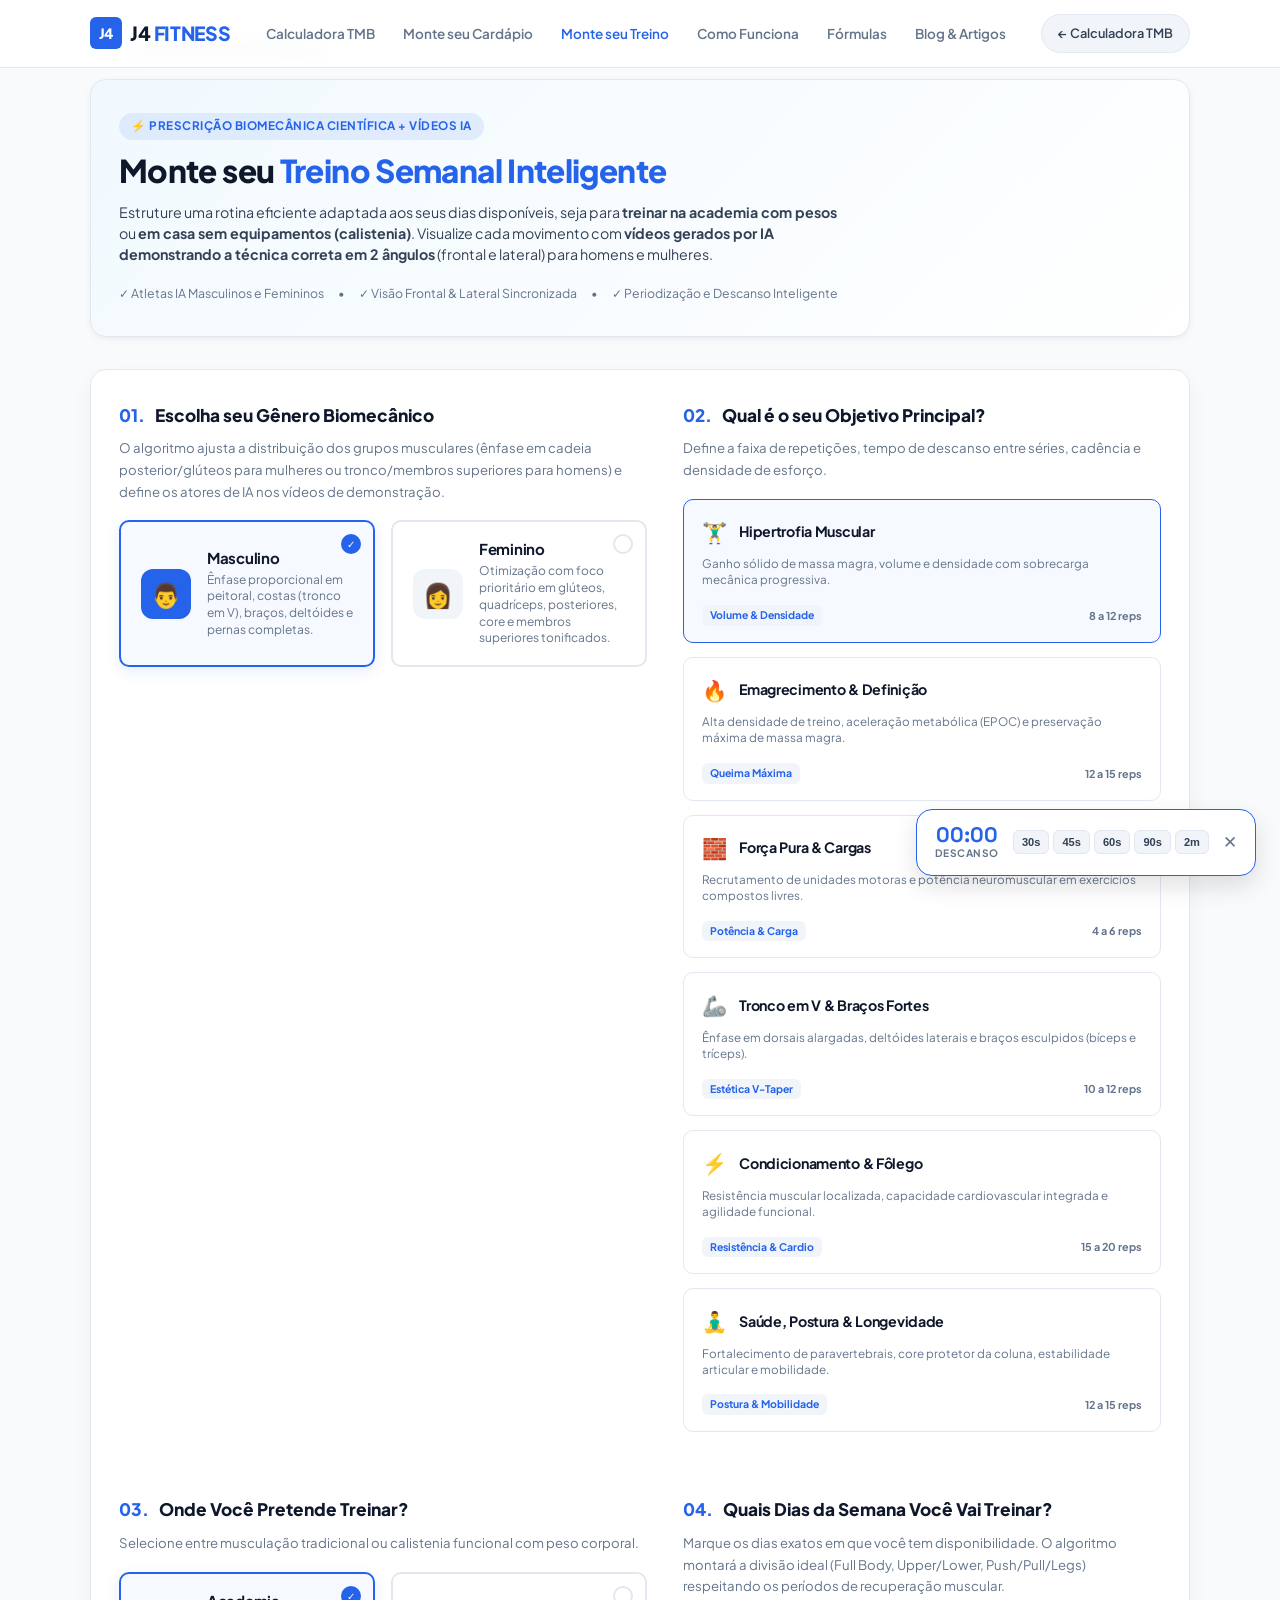
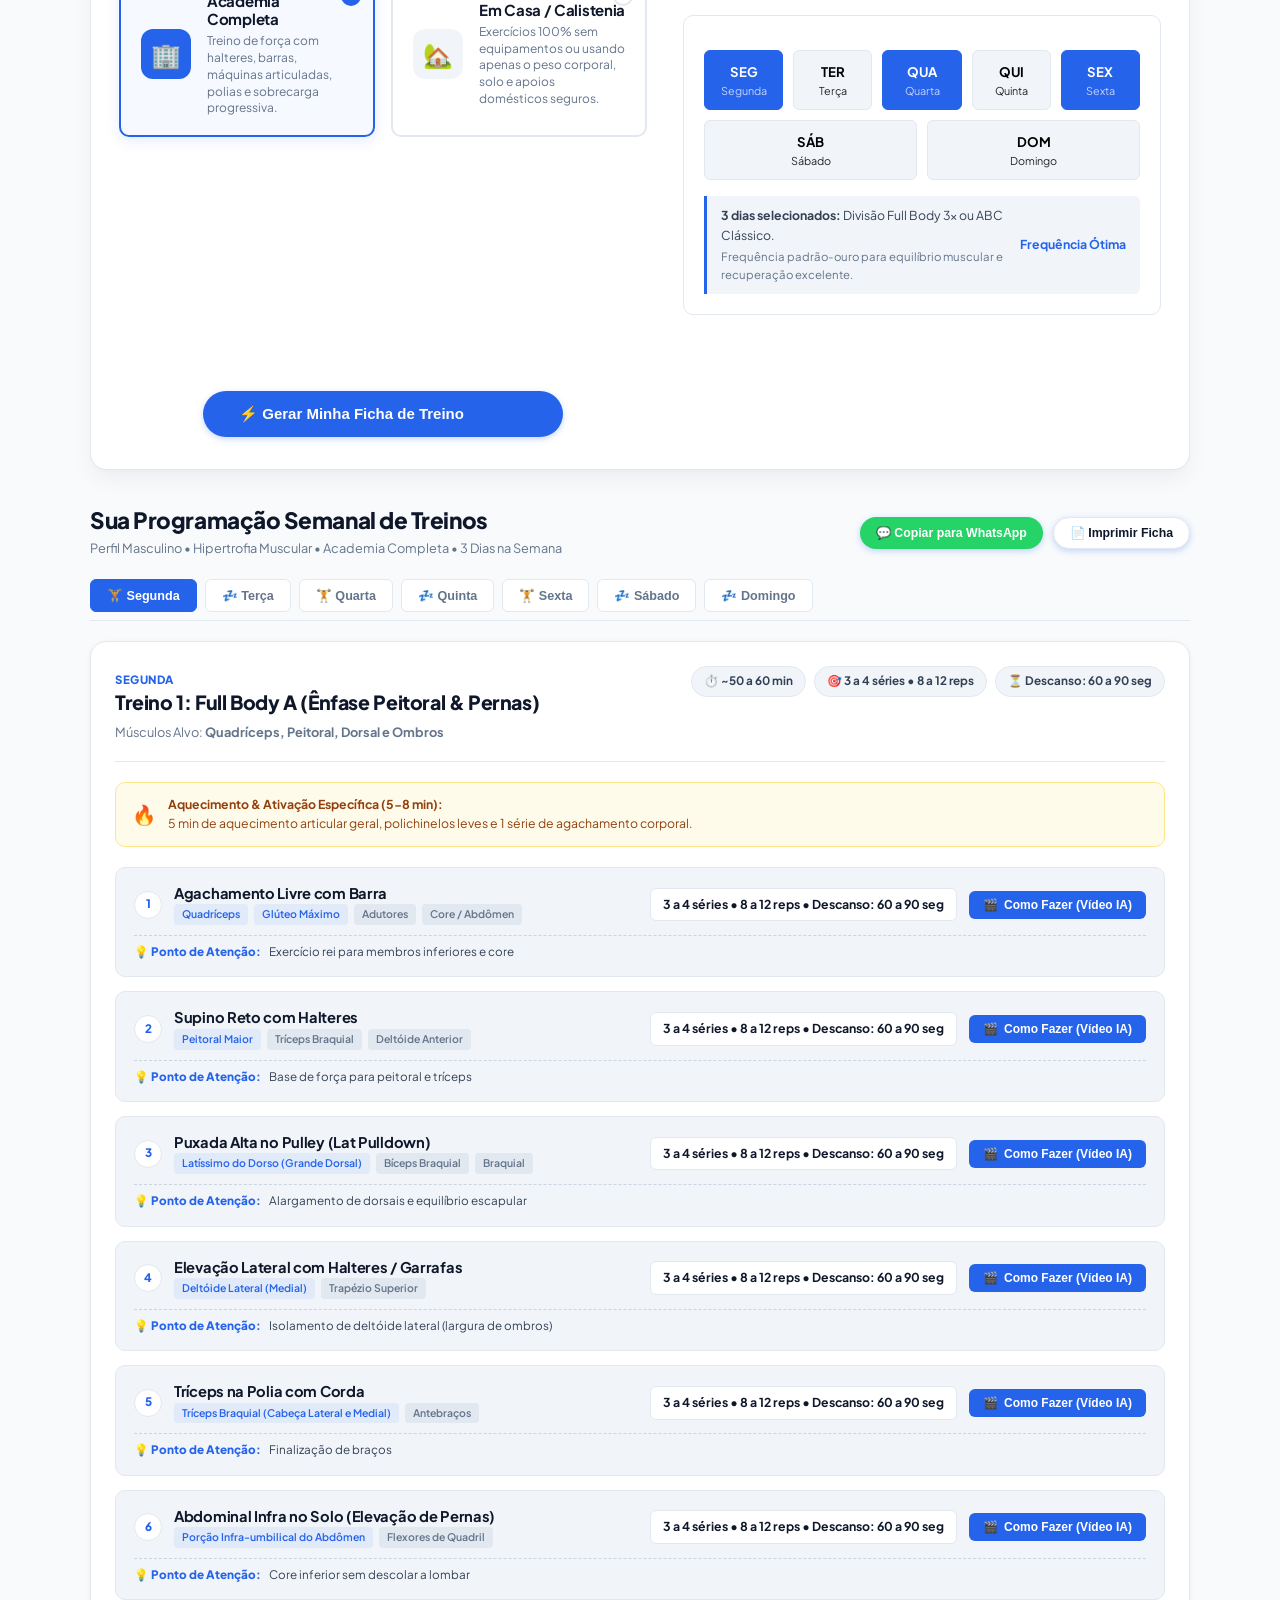
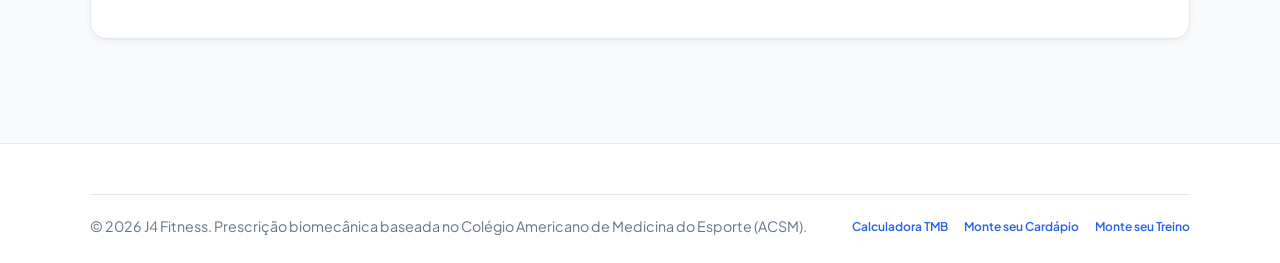
<file: treino.html>
<!DOCTYPE html>
<html lang="pt-BR">
<head>
  <meta charset="UTF-8">
  <meta name="viewport" content="width=device-width, initial-scale=1.0">
  
  <title>Monte seu Treino Personalizado com Demonstrações em Vídeo IA | J4 Fitness</title>
  <meta name="description" content="Monte sua ficha de treino semanal personalizada para academia ou em casa (calistenia). Escolha seus dias, objetivo e gênero com demonstração de exercícios em vídeo gravados por IA em 2 ângulos.">
  <meta name="keywords" content="monte seu treino, treino academia personalizado, ficha de treino semanal, treino calistenia em casa, exercicios com video 2 angulos, j4 fitness treino">
  <link rel="canonical" href="https://j4fitnes.5450wp.easypanel.host/treino.html">

  <!-- Open Graph -->
  <meta property="og:type" content="website">
  <meta property="og:title" content="Monte seu Treino Personalizado com Vídeos IA em 2 Ângulos | J4 Fitness">
  <meta property="og:description" content="Divisões biomecânicas personalizadas para homens e mulheres. Academia ou calistenia em casa com demonstrações visuais em múltiplos ângulos.">
  <meta property="og:image" content="assets/images/hero-fitness.jpg">

  <!-- Fonts: Plus Jakarta Sans + Space Grotesk -->
  <link rel="preconnect" href="https://fonts.googleapis.com">
  <link rel="preconnect" href="https://fonts.gstatic.com" crossorigin>
  <link href="https://fonts.googleapis.com/css2?family=Plus+Jakarta+Sans:wght@400;500;600;700;800&family=Space+Grotesk:wght@500;600;700&display=swap" rel="stylesheet">

  <link rel="stylesheet" href="assets/css/style.css">
</head>
<body>

  <!-- Navigation Bar -->
  <header class="navbar">
    <div class="container">
      <a href="index.html" class="brand" aria-label="J4 Fitness Início">
        <div class="brand-icon">J4</div>
        <div>J4 <span>FITNESS</span></div>
      </a>

      <nav>
        <ul class="nav-links">
          <li><a href="index.html#calculadora" class="nav-link">Calculadora TMB</a></li>
          <li><a href="cardapio.html" class="nav-link">Monte seu Cardápio</a></li>
          <li><a href="treino.html" class="nav-link active">Monte seu Treino</a></li>
          <li><a href="index.html#como-funciona" class="nav-link">Como Funciona</a></li>
          <li><a href="index.html#formulas" class="nav-link">Fórmulas</a></li>
          <li><a href="blog/index.html" class="nav-link">Blog & Artigos</a></li>
        </ul>
      </nav>

      <div class="nav-actions">
        <a href="index.html#calculadora" class="btn-pill" style="background: var(--bg-subtle); color: var(--text-body); border: 1px solid var(--border-card); box-shadow: none;">
          ← Calculadora TMB
        </a>
      </div>
    </div>
  </header>

  <main style="padding: 40px 0 80px;">
    <div class="container">

      <!-- Breadcrumbs -->
      <div style="font-size: 0.8rem; color: var(--text-muted); margin-bottom: 20px;">
        <a href="index.html" style="color: var(--text-muted); text-decoration: none;">Início</a>
        <span style="margin: 0 6px;">/</span>
        <span style="color: var(--text-main); font-weight: 600;">Monte seu Treino Personalizado</span>
      </div>

      <!-- Hero Banner -->
      <section class="workout-hero-banner">
        <div style="max-width: 720px;">
          <div class="workout-hero-badge">
            ⚡ Prescrição Biomecânica Científica + Vídeos IA
          </div>
          <h1 style="font-size: 2.1rem; font-weight: 800; color: var(--text-main); margin-bottom: 12px; line-height: 1.2;">
            Monte seu <span style="color: var(--primary);">Treino Semanal Inteligente</span>
          </h1>
          <p style="font-size: 0.95rem; color: var(--text-body); line-height: 1.5; margin-bottom: 18px;">
            Estruture uma rotina eficiente adaptada aos seus dias disponíveis, seja para <strong>treinar na academia com pesos</strong> ou <strong>em casa sem equipamentos (calistenia)</strong>. Visualize cada movimento com <strong>vídeos gerados por IA demonstrando a técnica correta em 2 ângulos</strong> (frontal e lateral) para homens e mulheres.
          </p>
          <div style="display: flex; gap: 14px; flex-wrap: wrap; font-size: 0.82rem; color: var(--text-muted);">
            <span>✓ Atletas IA Masculinos e Femininos</span>
            <span>•</span>
            <span>✓ Visão Frontal & Lateral Sincronizada</span>
            <span>•</span>
            <span>✓ Periodização e Descanso Inteligente</span>
          </div>
        </div>
      </section>

      <!-- Wizard de Configuração -->
      <section class="calc-card" style="margin-bottom: 36px; padding: 32px 28px;">
        
        <!-- Passo 1: Gênero / Perfil Biomecânico -->
        <div class="wizard-step-box">
          <div class="wizard-section-title">
            <span style="color: var(--primary);">01.</span> Escolha seu Gênero Biomecânico
          </div>
          <p class="wizard-section-subtitle">
            O algoritmo ajusta a distribuição dos grupos musculares (ênfase em cadeia posterior/glúteos para mulheres ou tronco/membros superiores para homens) e define os atores de IA nos vídeos de demonstração.
          </p>

          <div class="selection-grid-2">
            <div class="card-select-btn active" data-gender="masculino" id="btn-gender-masc">
              <div class="card-select-icon">👨</div>
              <div class="card-select-info">
                <h4>Masculino</h4>
                <p>Ênfase proporcional em peitoral, costas (tronco em V), braços, deltóides e pernas completas.</p>
              </div>
              <div class="card-select-badge">✓</div>
            </div>

            <div class="card-select-btn" data-gender="feminino" id="btn-gender-fem">
              <div class="card-select-icon">👩</div>
              <div class="card-select-info">
                <h4>Feminino</h4>
                <p>Otimização com foco prioritário em glúteos, quadríceps, posteriores, core e membros superiores tonificados.</p>
              </div>
              <div class="card-select-badge">✓</div>
            </div>
          </div>
        </div>

        <!-- Passo 2: Objetivo Principal -->
        <div class="wizard-step-box">
          <div class="wizard-section-title">
            <span style="color: var(--primary);">02.</span> Qual é o seu Objetivo Principal?
          </div>
          <p class="wizard-section-subtitle">
            Define a faixa de repetições, tempo de descanso entre séries, cadência e densidade de esforço.
          </p>

          <div class="objectives-grid" id="objectives-container">
            <!-- Renderizado dinamicamente ou estático via JS -->
          </div>
        </div>

        <!-- Passo 3: Onde Você Vai Treinar? -->
        <div class="wizard-step-box">
          <div class="wizard-section-title">
            <span style="color: var(--primary);">03.</span> Onde Você Pretende Treinar?
          </div>
          <p class="wizard-section-subtitle">
            Selecione entre musculação tradicional ou calistenia funcional com peso corporal.
          </p>

          <div class="selection-grid-2">
            <div class="card-select-btn active" data-environment="academia" id="btn-env-academia">
              <div class="card-select-icon">🏢</div>
              <div class="card-select-info">
                <h4>Academia Completa</h4>
                <p>Treino de força com halteres, barras, máquinas articuladas, polias e sobrecarga progressiva.</p>
              </div>
              <div class="card-select-badge">✓</div>
            </div>

            <div class="card-select-btn" data-environment="casa" id="btn-env-casa">
              <div class="card-select-icon">🏡</div>
              <div class="card-select-info">
                <h4>Em Casa / Calistenia</h4>
                <p>Exercícios 100% sem equipamentos ou usando apenas o peso corporal, solo e apoios domésticos seguros.</p>
              </div>
              <div class="card-select-badge">✓</div>
            </div>
          </div>
        </div>

        <!-- Passo 4: Dias da Semana e Frequência -->
        <div class="wizard-step-box">
          <div class="wizard-section-title">
            <span style="color: var(--primary);">04.</span> Quais Dias da Semana Você Vai Treinar?
          </div>
          <p class="wizard-section-subtitle">
            Marque os dias exatos em que você tem disponibilidade. O algoritmo montará a divisão ideal (Full Body, Upper/Lower, Push/Pull/Legs) respeitando os períodos de recuperação muscular.
          </p>

          <div class="days-selector-container">
            <div class="days-pills-row" id="days-pills-row">
              <button type="button" class="day-pill-btn active" data-day="seg">
                <strong>SEG</strong>
                <span>Segunda</span>
              </button>
              <button type="button" class="day-pill-btn" data-day="ter">
                <strong>TER</strong>
                <span>Terça</span>
              </button>
              <button type="button" class="day-pill-btn active" data-day="qua">
                <strong>QUA</strong>
                <span>Quarta</span>
              </button>
              <button type="button" class="day-pill-btn" data-day="qui">
                <strong>QUI</strong>
                <span>Quinta</span>
              </button>
              <button type="button" class="day-pill-btn active" data-day="sex">
                <strong>SEX</strong>
                <span>Sexta</span>
              </button>
              <button type="button" class="day-pill-btn" data-day="sab">
                <strong>SÁB</strong>
                <span>Sábado</span>
              </button>
              <button type="button" class="day-pill-btn" data-day="dom">
                <strong>DOM</strong>
                <span>Domingo</span>
              </button>
            </div>

            <div class="frequency-feedback-banner" id="frequency-banner">
              <div>
                <strong>3 dias selecionados:</strong> Divisão Full Body Alternada (Seg, Qua, Sex) com descanso nos dias intermediários.
              </div>
              <span style="font-weight: 700; color: var(--primary);">Frequência Recomendada</span>
            </div>
          </div>
        </div>

        <!-- CTA Gerar Treino -->
        <div style="text-align: center; margin-top: 10px;">
          <button type="button" id="btn-gerar-treino" class="btn-pill" style="padding: 14px 36px; font-size: 1rem; width: 100%; max-width: 360px;">
            ⚡ Gerar Minha Ficha de Treino
          </button>
        </div>

      </section>

      <!-- Grade do Treino Semanal Gerado -->
      <section id="workout-results-section" style="scroll-margin-top: 80px;">
        
        <!-- Header do Plano -->
        <div style="display: flex; justify-content: space-between; align-items: center; flex-wrap: wrap; gap: 14px; margin-bottom: 20px;">
          <div>
            <h2 style="font-size: 1.5rem; font-weight: 800; color: var(--text-main); margin-bottom: 4px;">
              Sua Programação Semanal de Treinos
            </h2>
            <p id="plan-meta-summary" style="font-size: 0.85rem; color: var(--text-muted);">
              Calculado para Perfil Masculino • Hipertrofia • Academia • 3 Dias na Semana
            </p>
          </div>

          <div style="display: flex; gap: 10px; flex-wrap: wrap;">
            <button type="button" id="btn-copy-workout-zap" class="btn-pill" style="background: #25D366; color: #FFFFFF; border: none; font-size: 0.82rem; padding: 8px 16px;">
              💬 Copiar para WhatsApp
            </button>
            <button type="button" id="btn-print-workout" class="btn-pill" style="background: #FFFFFF; color: var(--text-main); border: 1px solid var(--border-card); font-size: 0.82rem; padding: 8px 16px;">
              📄 Imprimir Ficha
            </button>
          </div>
        </div>

        <!-- Abas de Navegação dos Dias -->
        <div class="plan-tabs-row" id="workout-days-tabs">
          <!-- Gerado via JS: Segunda, Terça, Quarta... + Visão Geral -->
        </div>

        <!-- Conteúdo do Dia Selecionado -->
        <div id="workout-day-content">
          <!-- Renderizado dinamicamente -->
        </div>

      </section>

    </div>
  </main>

  <!-- Modal de Demonstração em Vídeo com IA (Dois Ângulos) -->
  <div id="video-demo-modal" class="video-modal-backdrop">
    <div class="video-modal-box">
      <div class="video-modal-head">
        <div>
          <span style="font-size: 0.72rem; font-weight: 800; color: var(--primary); text-transform: uppercase; letter-spacing: 0.5px;">Demonstração Técnica em Vídeo</span>
          <h3 id="modal-exercise-title">Agachamento Livre com Barra</h3>
        </div>
        <button type="button" id="btn-close-video-modal" style="background: none; border: none; font-size: 1.5rem; cursor: pointer; color: var(--text-muted);">&times;</button>
      </div>

      <div class="video-modal-body">
        
        <!-- Controles de Ângulo e Alternância de Ator -->
        <div class="video-control-row">
          <div class="angle-tabs-group" id="angle-tabs-container">
            <button type="button" class="angle-tab-btn active" data-angle="frontal">
              🎥 Visão Frontal
            </button>
            <button type="button" class="angle-tab-btn" data-angle="lateral">
              🎥 Visão Lateral (90°)
            </button>
            <button type="button" class="angle-tab-btn" data-angle="dual">
              🔀 Tela Dividida (2 Ângulos)
            </button>
          </div>

          <button type="button" class="athlete-switch-btn" id="btn-toggle-modal-athlete">
            <span id="modal-athlete-icon">👨</span>
            <span id="modal-athlete-text">Ver Atleta Feminina</span>
          </button>
        </div>

        <!-- Palco do Vídeo / Dois Ângulos -->
        <div class="video-stage-container">
          <div class="video-screen-grid" id="video-screen-grid">
            <!-- Viewport Frontal -->
            <div class="video-viewport" id="viewport-frontal">
              <span class="video-angle-watermark">ÂNGULO FRONTAL (FRONT VIEW)</span>
              <span class="video-actor-tag" id="actor-badge-frontal">Ator IA • Perfil Atlético</span>
              <video id="video-player-frontal" playsinline autoplay loop muted style="width: 100%; height: 100%; object-fit: cover; display: block;"></video>
              <img id="img-video-frontal" src="assets/images/hero-fitness.jpg" alt="Visão Frontal do Exercício" style="display: none; width: 100%; height: 100%; object-fit: cover;">
              <div class="motion-scanline" style="position: absolute; top:0; left:0; right:0; height:2px; background: rgba(37,99,235,0.7); box-shadow: 0 0 8px #2563EB; animation: scanLine 2s linear infinite;"></div>
            </div>

            <!-- Viewport Lateral -->
            <div class="video-viewport" id="viewport-lateral" style="display: none;">
              <span class="video-angle-watermark">ÂNGULO LATERAL (SIDE PROFILE 90°)</span>
              <span class="video-actor-tag" id="actor-badge-lateral">Ator IA • Perfil Atlético</span>
              <video id="video-player-lateral" playsinline autoplay loop muted style="width: 100%; height: 100%; object-fit: cover; display: block;"></video>
              <img id="img-video-lateral" src="assets/images/hero-fitness.jpg" alt="Visão Lateral do Exercício" style="display: none; width: 100%; height: 100%; object-fit: cover;">
              <div class="motion-scanline" style="position: absolute; top:0; left:0; right:0; height:2px; background: rgba(37,99,235,0.7); box-shadow: 0 0 8px #2563EB; animation: scanLine 2s linear infinite;"></div>
            </div>
          </div>
        </div>

        <!-- Rastreador de Fases Biomecânicas do Exercício -->
        <div class="biomechanic-phase-tracker">
          <div class="phase-step-badge active" id="phase-badge-1">
            1. Fase Excêntrica (Descida Controlada)
          </div>
          <div class="phase-step-badge" id="phase-badge-2">
            2. Ponto de Inflexão (Amplitude Segura)
          </div>
          <div class="phase-step-badge" id="phase-badge-3">
            3. Fase Concêntrica (Subida & Contração)
          </div>
        </div>

        <!-- Detalhes Técnicos e Erros Comuns -->
        <div class="technical-guides-grid">
          <div class="guide-column-box tips">
            <h5>Como Executar Corretamente</h5>
            <ul id="modal-cues-list">
              <li>Pés alinhados na largura dos ombros com pontas a 15-30°.</li>
              <li>Trave as escápulas e mantenha o peito aberto durante o movimento.</li>
              <li>Empurre pelo calcanhar na subida.</li>
            </ul>
          </div>

          <div class="guide-column-box mistakes">
            <h5>Erros Comuns a Evitar</h5>
            <ul id="modal-mistakes-list">
              <li>Não deixe os joelhos fecharem para dentro (valgo dinâmico).</li>
              <li>Evite tirar os calcanhares do solo na descida.</li>
            </ul>
          </div>
        </div>

      </div>
    </div>
  </div>

  <!-- Widget Flutuante: Cronômetro de Descanso entre Séries -->
  <div class="floating-rest-timer" id="floating-rest-timer">
    <div class="timer-countdown-display">
      <span class="timer-digits" id="timer-display">00:00</span>
      <span class="timer-label">Descanso</span>
    </div>
    <div class="timer-preset-btns">
      <button type="button" class="timer-chip-btn" data-time="30">30s</button>
      <button type="button" class="timer-chip-btn" data-time="45">45s</button>
      <button type="button" class="timer-chip-btn" data-time="60">60s</button>
      <button type="button" class="timer-chip-btn" data-time="90">90s</button>
      <button type="button" class="timer-chip-btn" data-time="120">2m</button>
    </div>
    <button type="button" id="btn-timer-reset" style="background: none; border: none; font-size: 1.1rem; cursor: pointer; color: var(--text-muted);" title="Zerar cronômetro">✕</button>
  </div>

  <!-- Footer Clean -->
  <footer class="footer-clean">
    <div class="container">
      <div class="footer-copy">
        <p>© 2026 J4 Fitness. Prescrição biomecânica baseada no Colégio Americano de Medicina do Esporte (ACSM).</p>
        <div style="display: flex; gap: 16px;">
          <a href="index.html" style="color: var(--primary); font-weight: 600;">Calculadora TMB</a>
          <a href="cardapio.html" style="color: var(--primary); font-weight: 600;">Monte seu Cardápio</a>
          <a href="treino.html" style="color: var(--primary); font-weight: 600;">Monte seu Treino</a>
        </div>
      </div>
    </div>
  </footer>

  <!-- Scripts -->
  <script src="assets/js/treino.js"></script>
</body>
</html>
</file>
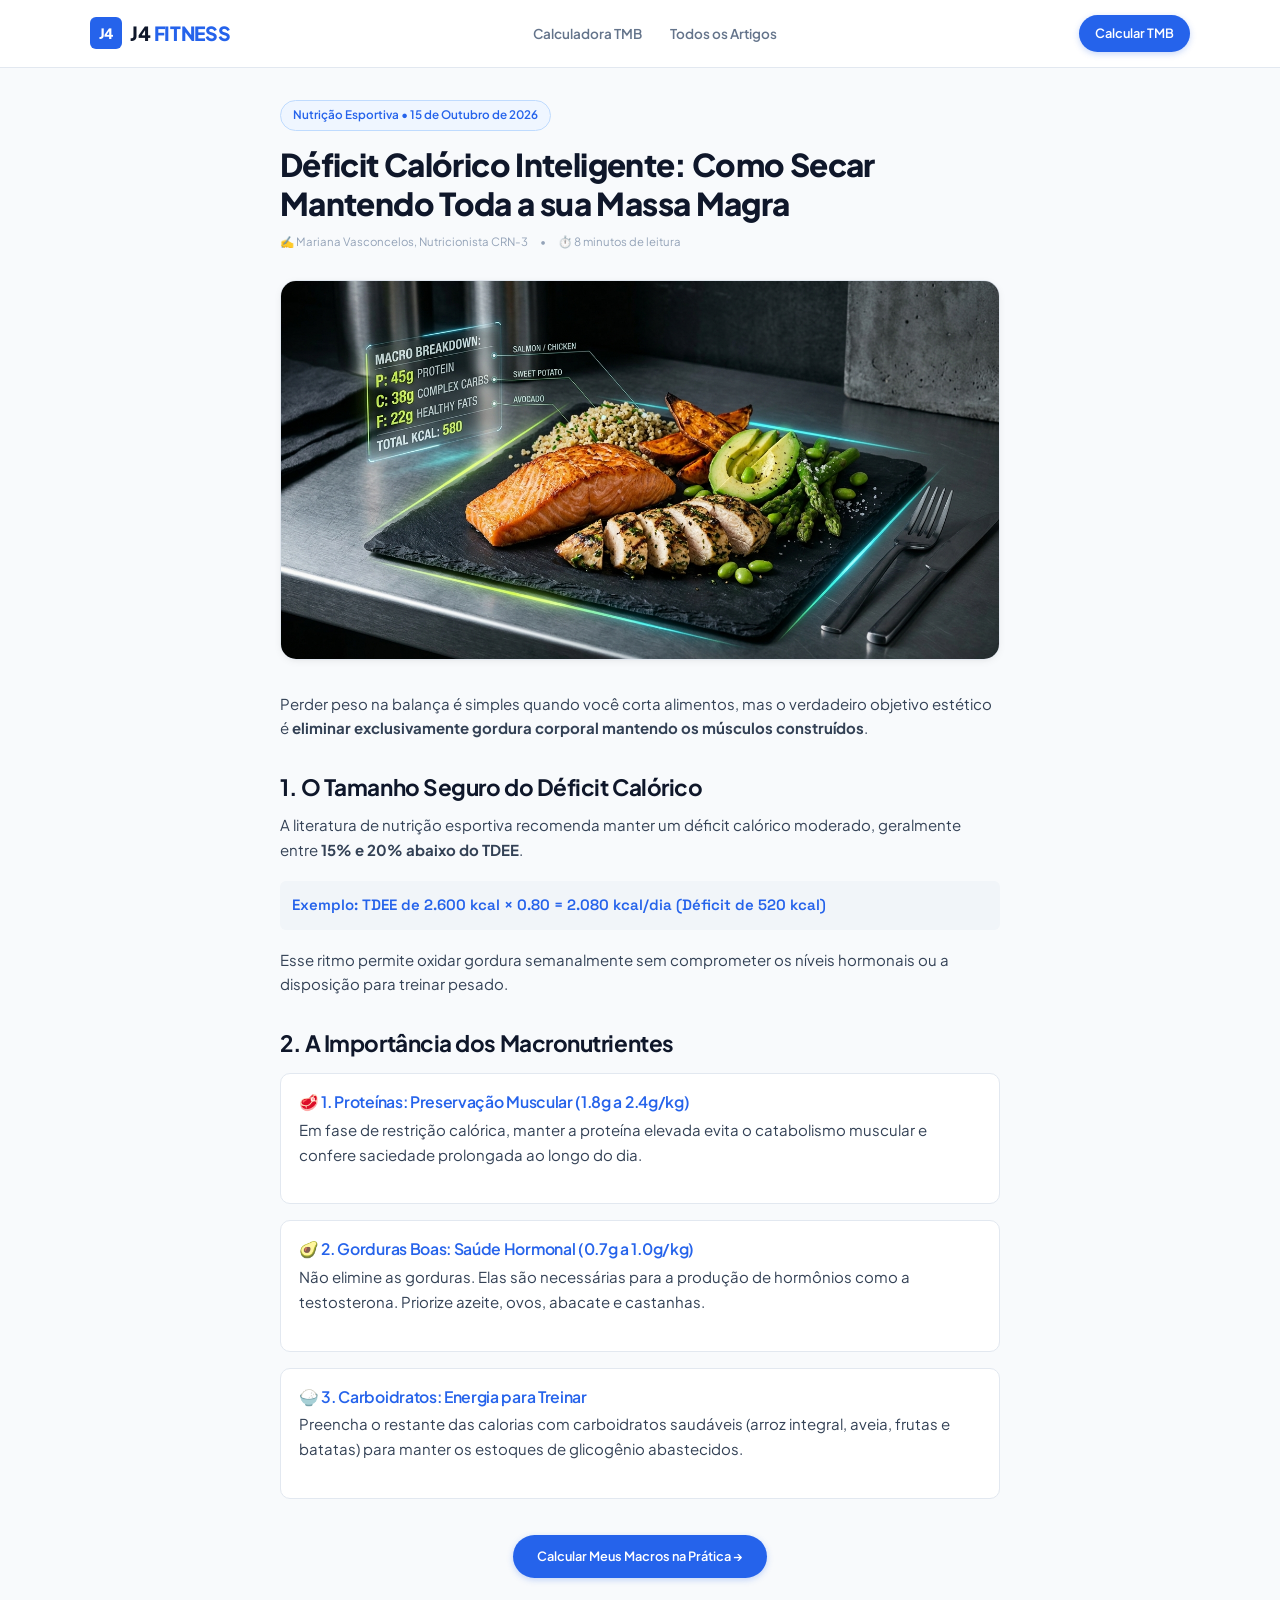
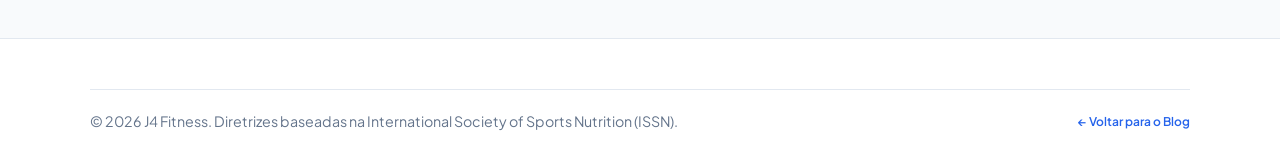
<file: blog/deficit-calorico-inteligente-secar-sem-perder-massa.html>
<!DOCTYPE html>
<html lang="pt-BR">
<head>
  <meta charset="UTF-8">
  <meta name="viewport" content="width=device-width, initial-scale=1.0">
  
  <title>Déficit Calórico Inteligente: Como Secar Mantendo Massa Muscular | J4 Fitness</title>
  <meta name="description" content="Guia de nutrição esportiva para definição: calcule o déficit seguro, a proporção exata de proteínas (g/kg) e evite a perda de massa magra.">
  <link rel="canonical" href="https://j4fitnes.5450wp.easypanel.host/blog/deficit-calorico-inteligente-secar-sem-perder-massa.html">

  <meta property="og:type" content="article">
  <meta property="og:title" content="Déficit Calórico Inteligente | J4 Fitness">
  <meta property="og:description" content="Estratégias nutricionais para manter massa magra em restrição energética.">
  <meta property="og:image" content="../assets/images/blog-macros-nutricao.jpg">

  <!-- Fonts: Plus Jakarta Sans + Space Grotesk -->
  <link rel="preconnect" href="https://fonts.googleapis.com">
  <link rel="preconnect" href="https://fonts.gstatic.com" crossorigin>
  <link href="https://fonts.googleapis.com/css2?family=Plus+Jakarta+Sans:wght@400;500;600;700;800&family=Space+Grotesk:wght@500;600;700&display=swap" rel="stylesheet">

  <link rel="stylesheet" href="../assets/css/style.css">

  <style>
    .article-wrap { max-width: 760px; margin: 0 auto; padding: 100px 20px 60px; }
    .article-header { margin-bottom: 28px; }
    .article-header h1 { font-size: 2.1rem; margin: 14px 0 10px; line-height: 1.25; }
    .article-hero-img { width: 100%; height: 380px; object-fit: cover; border-radius: var(--radius-lg); border: 1px solid var(--border-card); margin-bottom: 32px; box-shadow: var(--shadow-sm); }
    .article-body { font-size: 1rem; line-height: 1.8; color: var(--text-body); }
    .article-body h2 { font-size: 1.5rem; margin: 32px 0 12px; }
    .article-body p { margin-bottom: 18px; font-size: 1rem; color: var(--text-body); }
    .macro-info-clean { background: #FFFFFF; border: 1px solid var(--border-card); border-radius: var(--radius-md); padding: 18px; margin: 16px 0; }
    .macro-info-clean h4 { color: var(--primary); font-size: 1.05rem; margin-bottom: 6px; }
  </style>
</head>
<body>

  <!-- Navigation Bar -->
  <header class="navbar">
    <div class="container">
      <a href="../index.html" class="brand">
        <div class="brand-icon">J4</div>
        <div>J4 <span>FITNESS</span></div>
      </a>

      <nav>
        <ul class="nav-links">
          <li><a href="../index.html" class="nav-link">Calculadora TMB</a></li>
          <li><a href="index.html" class="nav-link">Todos os Artigos</a></li>
        </ul>
      </nav>

      <div class="nav-actions">
        <a href="../index.html#calculadora" class="btn-pill">
          Calcular TMB
        </a>
      </div>
    </div>
  </header>

  <main>
    <article class="article-wrap">
      <div class="article-header">
        <span class="badge-clean">Nutrição Esportiva • 15 de Outubro de 2026</span>
        <h1>Déficit Calórico Inteligente: Como Secar Mantendo Toda a sua Massa Magra</h1>
        <div class="blog-meta-clean">
          <span>✍️ Mariana Vasconcelos, Nutricionista CRN-3</span>
          <span>•</span>
          <span>⏱️ 8 minutos de leitura</span>
        </div>
      </div>

      <img src="../assets/images/blog-macros-nutricao.jpg" alt="Nutrição balanceada e distribuição de macronutrientes" class="article-hero-img">

      <div class="article-body">
        <p>
          Perder peso na balança é simples quando você corta alimentos, mas o verdadeiro objetivo estético é <strong>eliminar exclusivamente gordura corporal mantendo os músculos construídos</strong>.
        </p>

        <h2>1. O Tamanho Seguro do Déficit Calórico</h2>
        <p>
          A literatura de nutrição esportiva recomenda manter um déficit calórico moderado, geralmente entre <strong>15% e 20% abaixo do TDEE</strong>.
        </p>
        <p style="font-family: var(--font-mono); color: var(--primary); font-weight: 600; background: var(--bg-subtle); padding: 12px; border-radius: var(--radius-sm);">
          Exemplo: TDEE de 2.600 kcal × 0.80 = 2.080 kcal/dia (Déficit de 520 kcal)
        </p>
        <p>
          Esse ritmo permite oxidar gordura semanalmente sem comprometer os níveis hormonais ou a disposição para treinar pesado.
        </p>

        <h2>2. A Importância dos Macronutrientes</h2>
        
        <div class="macro-info-clean">
          <h4>🥩 1. Proteínas: Preservação Muscular (1.8g a 2.4g/kg)</h4>
          <p>
            Em fase de restrição calórica, manter a proteína elevada evita o catabolismo muscular e confere saciedade prolongada ao longo do dia.
          </p>
        </div>

        <div class="macro-info-clean">
          <h4>🥑 2. Gorduras Boas: Saúde Hormonal (0.7g a 1.0g/kg)</h4>
          <p>
            Não elimine as gorduras. Elas são necessárias para a produção de hormônios como a testosterona. Priorize azeite, ovos, abacate e castanhas.
          </p>
        </div>

        <div class="macro-info-clean">
          <h4>🍚 3. Carboidratos: Energia para Treinar</h4>
          <p>
            Preencha o restante das calorias com carboidratos saudáveis (arroz integral, aveia, frutas e batatas) para manter os estoques de glicogênio abastecidos.
          </p>
        </div>

        <div style="margin-top: 36px; text-align: center;">
          <a href="../index.html#calculadora" class="btn-pill" style="padding: 10px 24px;">
            Calcular Meus Macros na Prática →
          </a>
        </div>
      </div>
    </article>
  </main>

  <footer class="footer-clean">
    <div class="container">
      <div class="footer-copy">
        <p>© 2026 J4 Fitness. Diretrizes baseadas na International Society of Sports Nutrition (ISSN).</p>
        <a href="index.html" style="color: var(--primary); font-weight: 600;">← Voltar para o Blog</a>
      </div>
    </div>
  </footer>

</body>
</html>
</file>
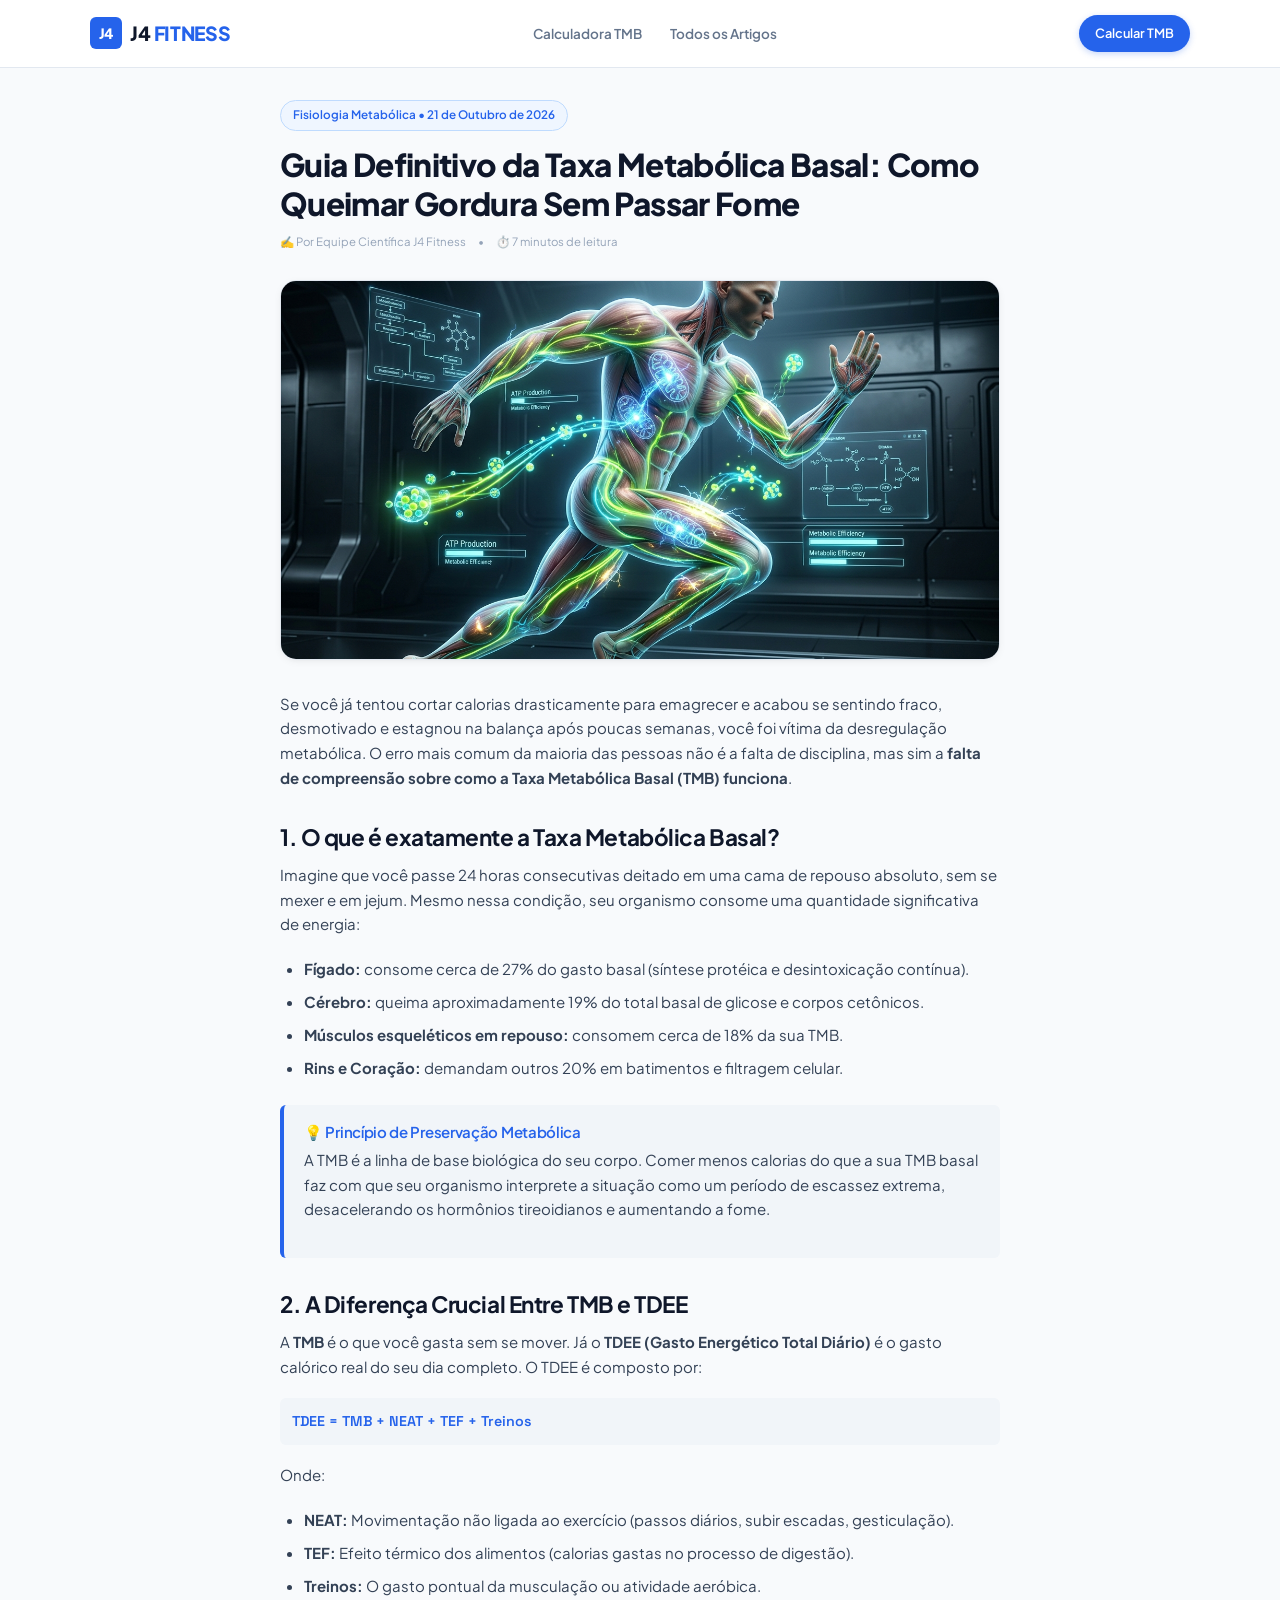
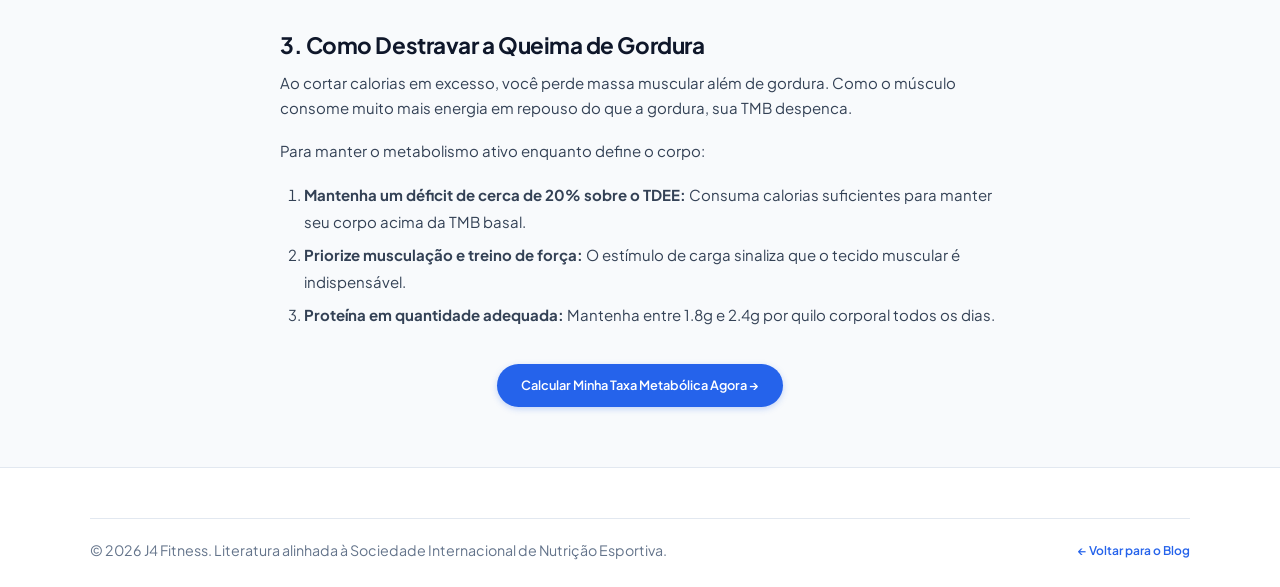
<file: blog/guia-definitivo-taxa-metabolica-basal.html>
<!DOCTYPE html>
<html lang="pt-BR">
<head>
  <meta charset="UTF-8">
  <meta name="viewport" content="width=device-width, initial-scale=1.0">
  
  <title>Guia Definitivo da Taxa Metabólica Basal (TMB): Como Queimar Gordura Sem Passar Fome | J4 Fitness</title>
  <meta name="description" content="Aprenda o que é Taxa Metabólica Basal (TMB), como calcular seu gasto calórico em repouso e estratégias para acelerar a queima de gordura sem destruir sua massa magra.">
  <link rel="canonical" href="https://j4fitnes.5450wp.easypanel.host/blog/guia-definitivo-taxa-metabolica-basal.html">

  <meta property="og:type" content="article">
  <meta property="og:title" content="Guia Definitivo da Taxa Metabólica Basal (TMB) | J4 Fitness">
  <meta property="og:description" content="Descubra a ciência da queima calórica basal e evite o efeito sanfona nas dietas.">
  <meta property="og:image" content="../assets/images/blog-metabolismo.jpg">

  <!-- Fonts: Plus Jakarta Sans + Space Grotesk -->
  <link rel="preconnect" href="https://fonts.googleapis.com">
  <link rel="preconnect" href="https://fonts.gstatic.com" crossorigin>
  <link href="https://fonts.googleapis.com/css2?family=Plus+Jakarta+Sans:wght@400;500;600;700;800&family=Space+Grotesk:wght@500;600;700&display=swap" rel="stylesheet">

  <link rel="stylesheet" href="../assets/css/style.css">

  <style>
    .article-wrap {
      max-width: 760px;
      margin: 0 auto;
      padding: 100px 20px 60px;
    }
    .article-header {
      margin-bottom: 28px;
    }
    .article-header h1 {
      font-size: 2.1rem;
      margin: 14px 0 10px;
      line-height: 1.25;
    }
    .article-hero-img {
      width: 100%;
      height: 380px;
      object-fit: cover;
      border-radius: var(--radius-lg);
      border: 1px solid var(--border-card);
      margin-bottom: 32px;
      box-shadow: var(--shadow-sm);
    }
    .article-body {
      font-size: 1rem;
      line-height: 1.8;
      color: var(--text-body);
    }
    .article-body h2 {
      font-size: 1.5rem;
      margin: 32px 0 12px;
    }
    .article-body p {
      margin-bottom: 18px;
      font-size: 1rem;
      color: var(--text-body);
    }
    .article-body ul, .article-body ol {
      margin: 0 0 20px 24px;
    }
    .article-body li {
      margin-bottom: 6px;
    }
    .clean-callout {
      background: var(--bg-subtle);
      border-left: 4px solid var(--primary);
      border-radius: var(--radius-sm);
      padding: 18px 20px;
      margin: 24px 0;
    }
    .clean-callout h4 {
      font-size: 1rem;
      color: var(--primary);
      margin-bottom: 6px;
    }
  </style>
</head>
<body>

  <!-- Navigation Bar -->
  <header class="navbar">
    <div class="container">
      <a href="../index.html" class="brand">
        <div class="brand-icon">J4</div>
        <div>J4 <span>FITNESS</span></div>
      </a>

      <nav>
        <ul class="nav-links">
          <li><a href="../index.html" class="nav-link">Calculadora TMB</a></li>
          <li><a href="index.html" class="nav-link">Todos os Artigos</a></li>
        </ul>
      </nav>

      <div class="nav-actions">
        <a href="../index.html#calculadora" class="btn-pill">
          Calcular TMB
        </a>
      </div>
    </div>
  </header>

  <main>
    <article class="article-wrap">
      <div class="article-header">
        <span class="badge-clean">Fisiologia Metabólica • 21 de Outubro de 2026</span>
        <h1>Guia Definitivo da Taxa Metabólica Basal: Como Queimar Gordura Sem Passar Fome</h1>
        <div class="blog-meta-clean">
          <span>✍️ Por Equipe Científica J4 Fitness</span>
          <span>•</span>
          <span>⏱️ 7 minutos de leitura</span>
        </div>
      </div>

      <img src="../assets/images/blog-metabolismo.jpg" alt="Vias metabólicas celulares e bioenergética humana" class="article-hero-img">

      <div class="article-body">
        <p>
          Se você já tentou cortar calorias drasticamente para emagrecer e acabou se sentindo fraco, desmotivado e estagnou na balança após poucas semanas, você foi vítima da desregulação metabólica. O erro mais comum da maioria das pessoas não é a falta de disciplina, mas sim a <strong>falta de compreensão sobre como a Taxa Metabólica Basal (TMB) funciona</strong>.
        </p>

        <h2>1. O que é exatamente a Taxa Metabólica Basal?</h2>
        <p>
          Imagine que você passe 24 horas consecutivas deitado em uma cama de repouso absoluto, sem se mexer e em jejum. Mesmo nessa condição, seu organismo consome uma quantidade significativa de energia:
        </p>
        <ul>
          <li><strong>Fígado:</strong> consome cerca de 27% do gasto basal (síntese protéica e desintoxicação contínua).</li>
          <li><strong>Cérebro:</strong> queima aproximadamente 19% do total basal de glicose e corpos cetônicos.</li>
          <li><strong>Músculos esqueléticos em repouso:</strong> consomem cerca de 18% da sua TMB.</li>
          <li><strong>Rins e Coração:</strong> demandam outros 20% em batimentos e filtragem celular.</li>
        </ul>

        <div class="clean-callout">
          <h4>💡 Princípio de Preservação Metabólica</h4>
          <p>
            A TMB é a linha de base biológica do seu corpo. Comer menos calorias do que a sua TMB basal faz com que seu organismo interprete a situação como um período de escassez extrema, desacelerando os hormônios tireoidianos e aumentando a fome.
          </p>
        </div>

        <h2>2. A Diferença Crucial Entre TMB e TDEE</h2>
        <p>
          A <strong>TMB</strong> é o que você gasta sem se mover. Já o <strong>TDEE (Gasto Energético Total Diário)</strong> é o gasto calórico real do seu dia completo. O TDEE é composto por:
        </p>
        <p style="font-family: var(--font-mono); font-size: 0.95rem; color: var(--primary); background: var(--bg-subtle); padding: 12px; border-radius: var(--radius-sm); font-weight: 600;">
          TDEE = TMB + NEAT + TEF + Treinos
        </p>
        <p>
          Onde:
        </p>
        <ul>
          <li><strong>NEAT:</strong> Movimentação não ligada ao exercício (passos diários, subir escadas, gesticulação).</li>
          <li><strong>TEF:</strong> Efeito térmico dos alimentos (calorias gastas no processo de digestão).</li>
          <li><strong>Treinos:</strong> O gasto pontual da musculação ou atividade aeróbica.</li>
        </ul>

        <h2>3. Como Destravar a Queima de Gordura</h2>
        <p>
          Ao cortar calorias em excesso, você perde massa muscular além de gordura. Como o músculo consome muito mais energia em repouso do que a gordura, sua TMB despenca.
        </p>
        <p>
          Para manter o metabolismo ativo enquanto define o corpo:
        </p>
        <ol>
          <li><strong>Mantenha um déficit de cerca de 20% sobre o TDEE:</strong> Consuma calorias suficientes para manter seu corpo acima da TMB basal.</li>
          <li><strong>Priorize musculação e treino de força:</strong> O estímulo de carga sinaliza que o tecido muscular é indispensável.</li>
          <li><strong>Proteína em quantidade adequada:</strong> Mantenha entre 1.8g e 2.4g por quilo corporal todos os dias.</li>
        </ol>

        <div style="margin-top: 36px; text-align: center;">
          <a href="../index.html#calculadora" class="btn-pill" style="padding: 10px 24px;">
            Calcular Minha Taxa Metabólica Agora →
          </a>
        </div>
      </div>
    </article>
  </main>

  <footer class="footer-clean">
    <div class="container">
      <div class="footer-copy">
        <p>© 2026 J4 Fitness. Literatura alinhada à Sociedade Internacional de Nutrição Esportiva.</p>
        <a href="index.html" style="color: var(--primary); font-weight: 600;">← Voltar para o Blog</a>
      </div>
    </div>
  </footer>

</body>
</html>
</file>
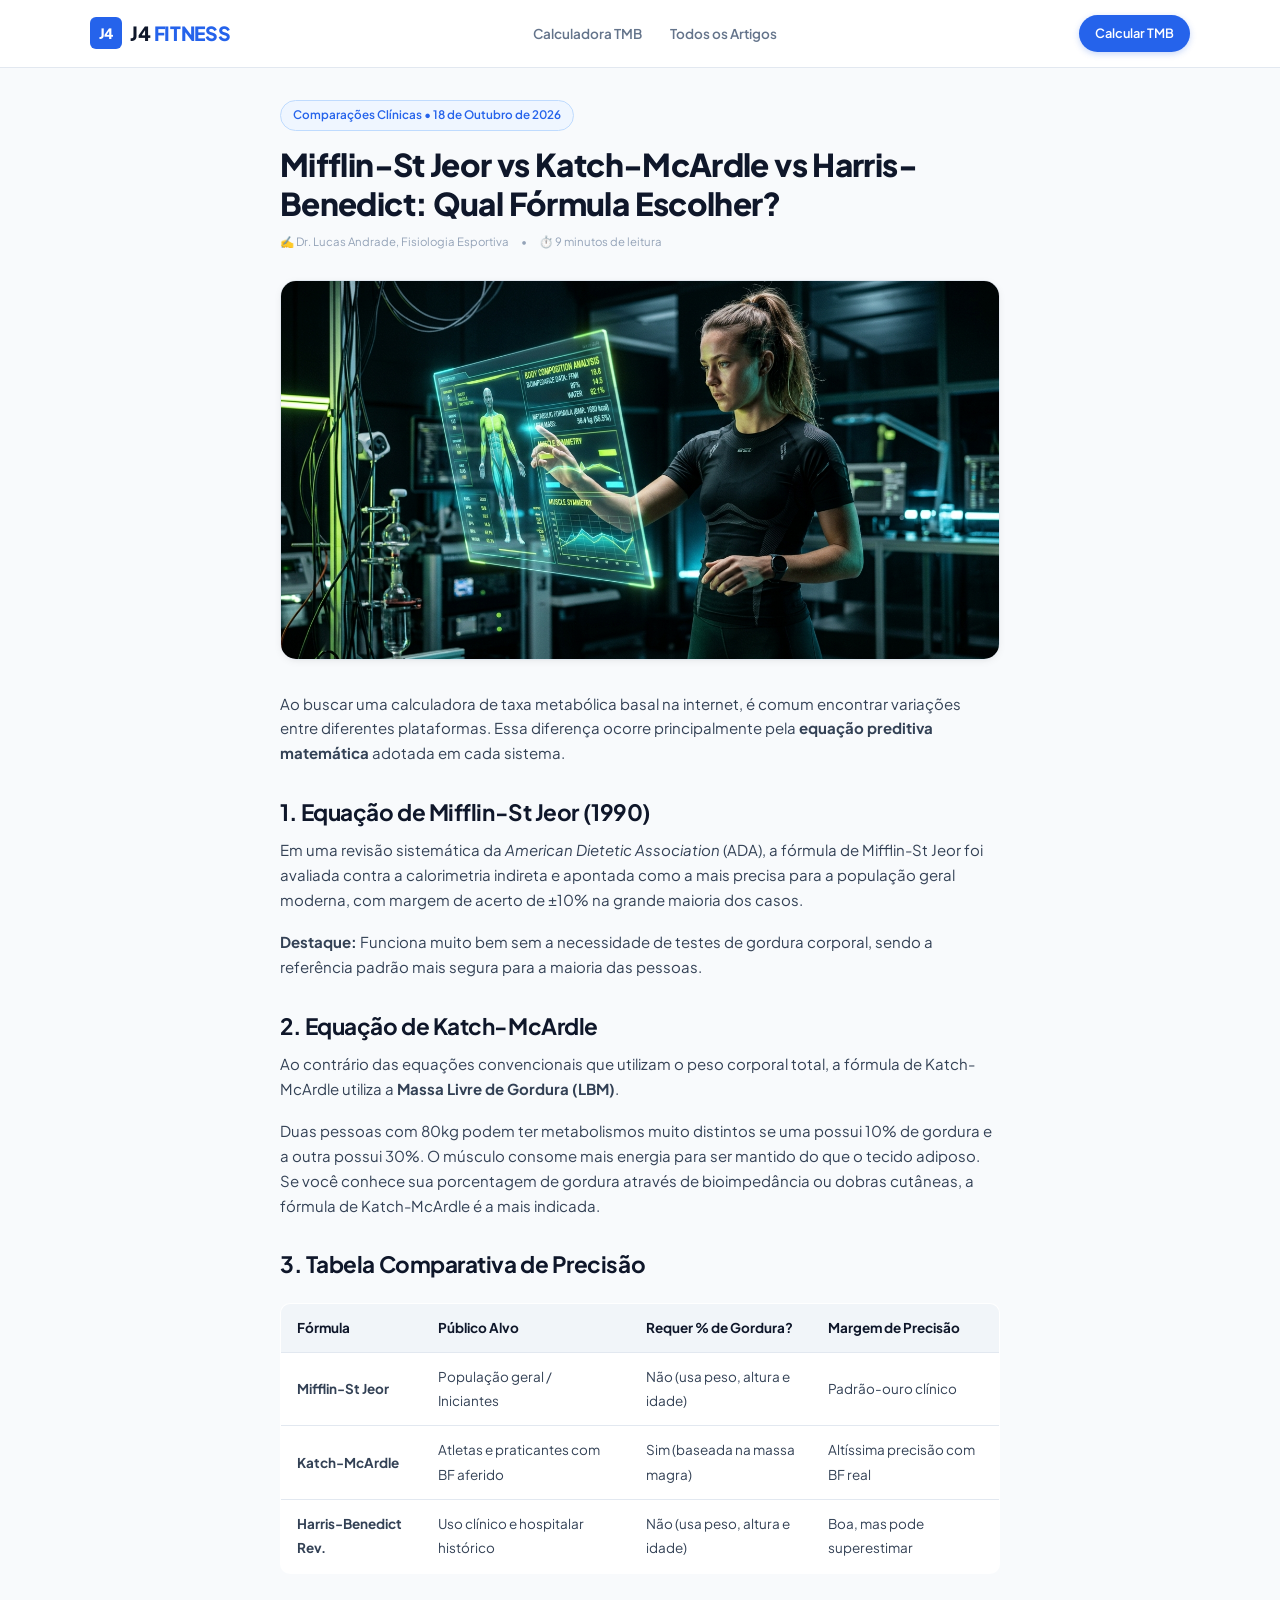
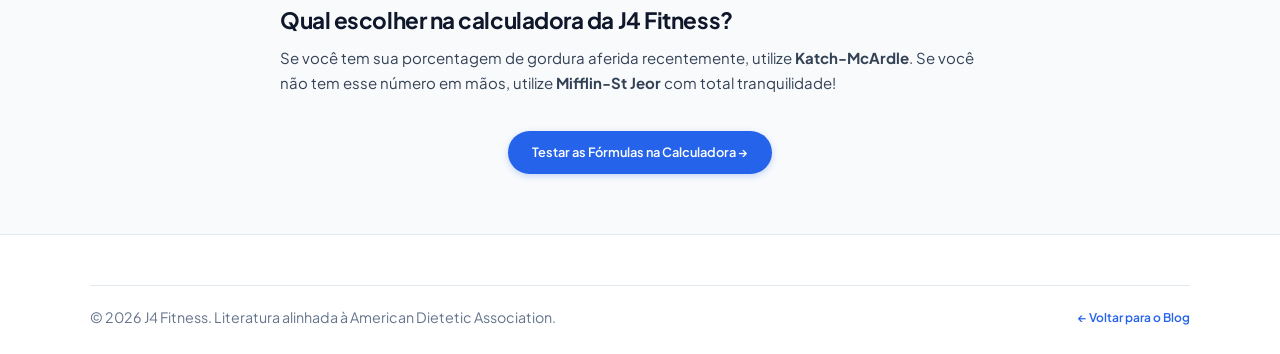
<file: blog/mifflin-st-jeor-vs-katch-mcardle-harris-benedict.html>
<!DOCTYPE html>
<html lang="pt-BR">
<head>
  <meta charset="UTF-8">
  <meta name="viewport" content="width=device-width, initial-scale=1.0">
  
  <title>Mifflin-St Jeor vs Katch-McArdle vs Harris-Benedict: Qual Fórmula Escolher? | J4 Fitness</title>
  <meta name="description" content="Comparação científica detalhada entre as equações de Mifflin-St Jeor, Katch-McArdle e Harris-Benedict para calcular Taxa Metabólica Basal.">
  <link rel="canonical" href="https://j4fitnes.5450wp.easypanel.host/blog/mifflin-st-jeor-vs-katch-mcardle-harris-benedict.html">

  <meta property="og:type" content="article">
  <meta property="og:title" content="Mifflin-St Jeor vs Katch-McArdle vs Harris-Benedict | J4 Fitness">
  <meta property="og:description" content="Descubra a margem de erro de cada fórmula e qual a mais indicada para o seu biotipo.">
  <meta property="og:image" content="../assets/images/blog-formulas-precisao.jpg">

  <!-- Fonts: Plus Jakarta Sans + Space Grotesk -->
  <link rel="preconnect" href="https://fonts.googleapis.com">
  <link rel="preconnect" href="https://fonts.gstatic.com" crossorigin>
  <link href="https://fonts.googleapis.com/css2?family=Plus+Jakarta+Sans:wght@400;500;600;700;800&family=Space+Grotesk:wght@500;600;700&display=swap" rel="stylesheet">

  <link rel="stylesheet" href="../assets/css/style.css">

  <style>
    .article-wrap { max-width: 760px; margin: 0 auto; padding: 100px 20px 60px; }
    .article-header { margin-bottom: 28px; }
    .article-header h1 { font-size: 2.1rem; margin: 14px 0 10px; line-height: 1.25; }
    .article-hero-img { width: 100%; height: 380px; object-fit: cover; border-radius: var(--radius-lg); border: 1px solid var(--border-card); margin-bottom: 32px; box-shadow: var(--shadow-sm); }
    .article-body { font-size: 1rem; line-height: 1.8; color: var(--text-body); }
    .article-body h2 { font-size: 1.5rem; margin: 32px 0 12px; }
    .article-body p { margin-bottom: 18px; font-size: 1rem; color: var(--text-body); }
    .clean-table { width: 100%; border-collapse: collapse; margin: 24px 0; background: #FFFFFF; border-radius: var(--radius-md); overflow: hidden; border: 1px solid var(--border-card); font-size: 0.9rem; }
    .clean-table th, .clean-table td { padding: 12px 16px; text-align: left; border-bottom: 1px solid var(--border-card); }
    .clean-table th { background: var(--bg-subtle); color: var(--text-main); font-weight: 700; }
  </style>
</head>
<body>

  <!-- Navigation Bar -->
  <header class="navbar">
    <div class="container">
      <a href="../index.html" class="brand">
        <div class="brand-icon">J4</div>
        <div>J4 <span>FITNESS</span></div>
      </a>

      <nav>
        <ul class="nav-links">
          <li><a href="../index.html" class="nav-link">Calculadora TMB</a></li>
          <li><a href="index.html" class="nav-link">Todos os Artigos</a></li>
        </ul>
      </nav>

      <div class="nav-actions">
        <a href="../index.html#calculadora" class="btn-pill">
          Calcular TMB
        </a>
      </div>
    </div>
  </header>

  <main>
    <article class="article-wrap">
      <div class="article-header">
        <span class="badge-clean">Comparações Clínicas • 18 de Outubro de 2026</span>
        <h1>Mifflin-St Jeor vs Katch-McArdle vs Harris-Benedict: Qual Fórmula Escolher?</h1>
        <div class="blog-meta-clean">
          <span>✍️ Dr. Lucas Andrade, Fisiologia Esportiva</span>
          <span>•</span>
          <span>⏱️ 9 minutos de leitura</span>
        </div>
      </div>

      <img src="../assets/images/blog-formulas-precisao.jpg" alt="Bioimpedância e análise de composição corporal de atletas" class="article-hero-img">

      <div class="article-body">
        <p>
          Ao buscar uma calculadora de taxa metabólica basal na internet, é comum encontrar variações entre diferentes plataformas. Essa diferença ocorre principalmente pela <strong>equação preditiva matemática</strong> adotada em cada sistema.
        </p>

        <h2>1. Equação de Mifflin-St Jeor (1990)</h2>
        <p>
          Em uma revisão sistemática da <em>American Dietetic Association</em> (ADA), a fórmula de Mifflin-St Jeor foi avaliada contra a calorimetria indireta e apontada como a mais precisa para a população geral moderna, com margem de acerto de ±10% na grande maioria dos casos.
        </p>
        <p>
          <strong>Destaque:</strong> Funciona muito bem sem a necessidade de testes de gordura corporal, sendo a referência padrão mais segura para a maioria das pessoas.
        </p>

        <h2>2. Equação de Katch-McArdle</h2>
        <p>
          Ao contrário das equações convencionais que utilizam o peso corporal total, a fórmula de Katch-McArdle utiliza a <strong>Massa Livre de Gordura (LBM)</strong>.
        </p>
        <p>
          Duas pessoas com 80kg podem ter metabolismos muito distintos se uma possui 10% de gordura e a outra possui 30%. O músculo consome mais energia para ser mantido do que o tecido adiposo. Se você conhece sua porcentagem de gordura através de bioimpedância ou dobras cutâneas, a fórmula de Katch-McArdle é a mais indicada.
        </p>

        <h2>3. Tabela Comparativa de Precisão</h2>
        <table class="clean-table">
          <thead>
            <tr>
              <th>Fórmula</th>
              <th>Público Alvo</th>
              <th>Requer % de Gordura?</th>
              <th>Margem de Precisão</th>
            </tr>
          </thead>
          <tbody>
            <tr>
              <td><strong>Mifflin-St Jeor</strong></td>
              <td>População geral / Iniciantes</td>
              <td>Não (usa peso, altura e idade)</td>
              <td>Padrão-ouro clínico</td>
            </tr>
            <tr>
              <td><strong>Katch-McArdle</strong></td>
              <td>Atletas e praticantes com BF aferido</td>
              <td>Sim (baseada na massa magra)</td>
              <td>Altíssima precisão com BF real</td>
            </tr>
            <tr>
              <td><strong>Harris-Benedict Rev.</strong></td>
              <td>Uso clínico e hospitalar histórico</td>
              <td>Não (usa peso, altura e idade)</td>
              <td>Boa, mas pode superestimar</td>
            </tr>
          </tbody>
        </table>

        <h2>Qual escolher na calculadora da J4 Fitness?</h2>
        <p>
          Se você tem sua porcentagem de gordura aferida recentemente, utilize <strong>Katch-McArdle</strong>. Se você não tem esse número em mãos, utilize <strong>Mifflin-St Jeor</strong> com total tranquilidade!
        </p>

        <div style="margin-top: 36px; text-align: center;">
          <a href="../index.html#calculadora" class="btn-pill" style="padding: 10px 24px;">
            Testar as Fórmulas na Calculadora →
          </a>
        </div>
      </div>
    </article>
  </main>

  <footer class="footer-clean">
    <div class="container">
      <div class="footer-copy">
        <p>© 2026 J4 Fitness. Literatura alinhada à American Dietetic Association.</p>
        <a href="index.html" style="color: var(--primary); font-weight: 600;">← Voltar para o Blog</a>
      </div>
    </div>
  </footer>

</body>
</html>
</file>
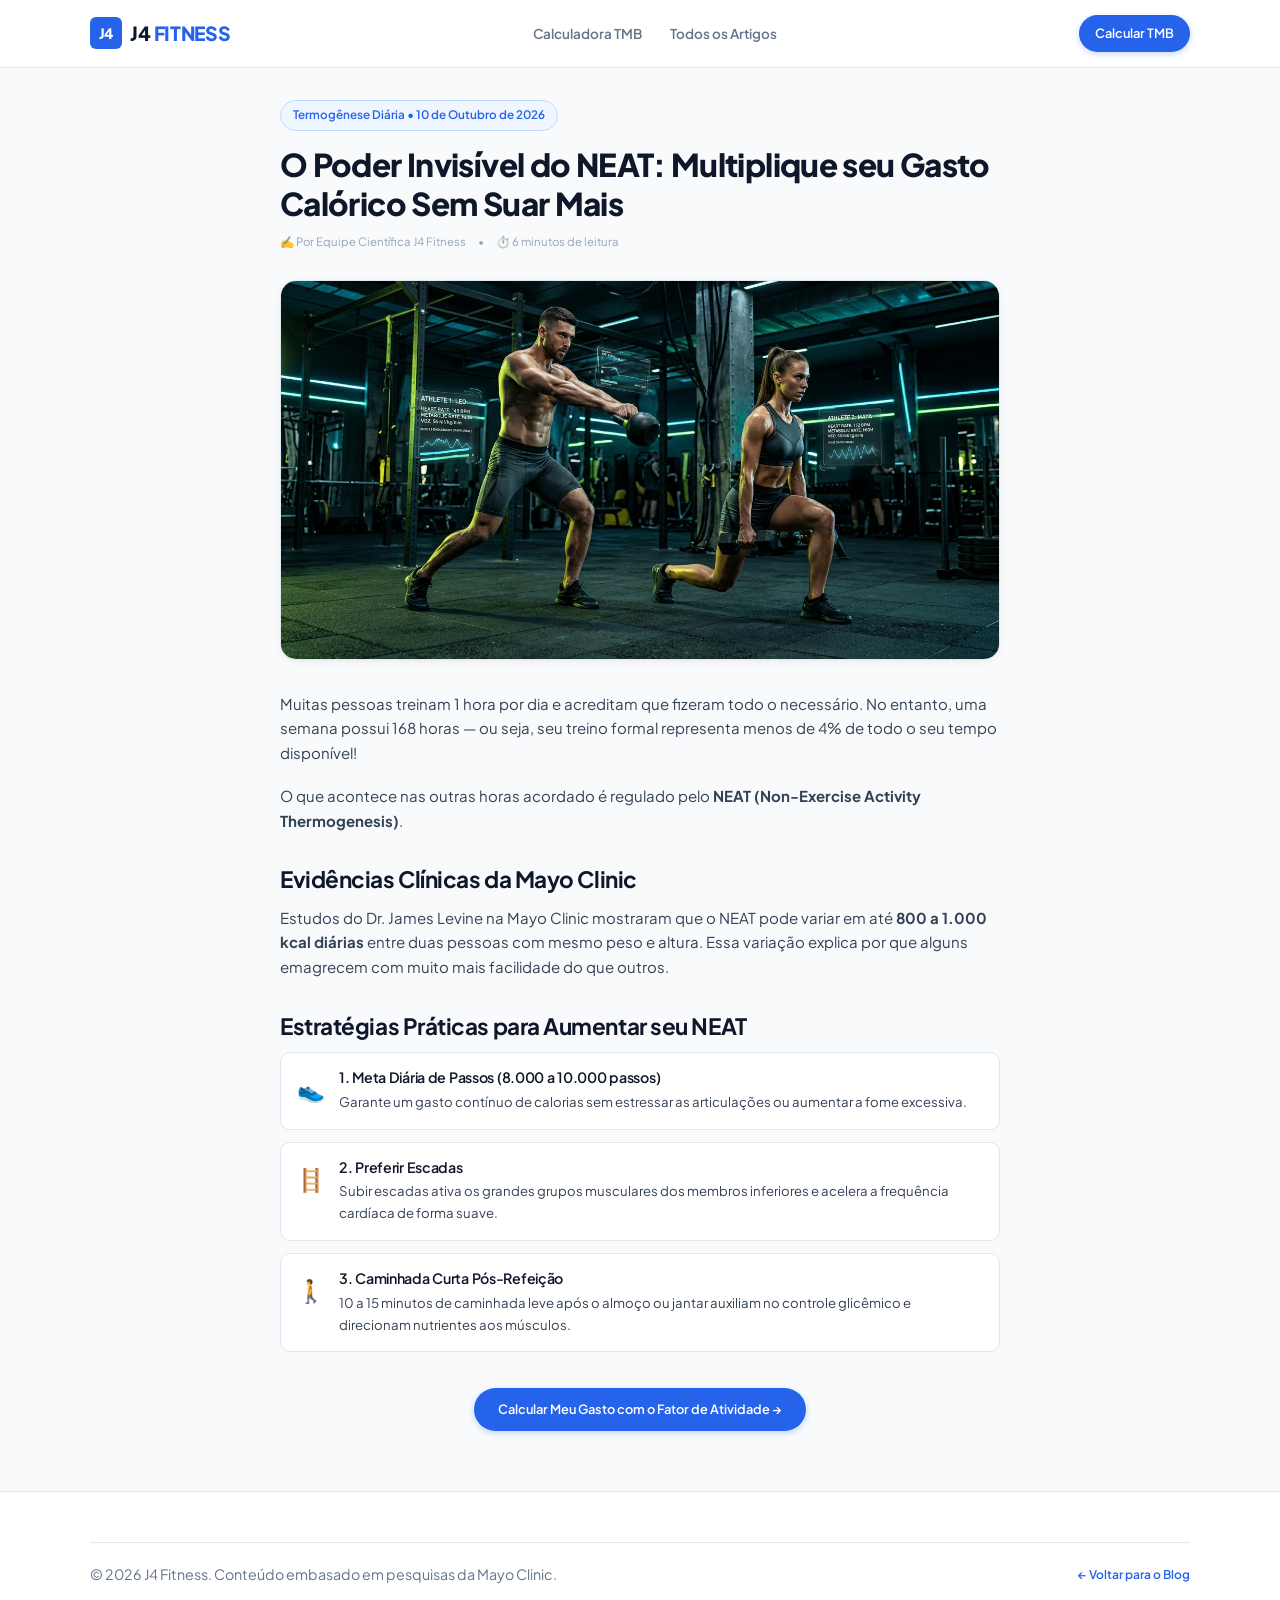
<file: blog/neat-gasto-calorico-invisivel.html>
<!DOCTYPE html>
<html lang="pt-BR">
<head>
  <meta charset="UTF-8">
  <meta name="viewport" content="width=device-width, initial-scale=1.0">
  
  <title>O Poder Invisível do NEAT: Multiplique seu Gasto Calórico Sem Suar Mais | J4 Fitness</title>
  <meta name="description" content="Descubra o que é NEAT (termogênese sem exercício) e como queimar centenas de calorias diárias a mais com pequenas mudanças na rotina.">
  <link rel="canonical" href="https://j4fitnes.5450wp.easypanel.host/blog/neat-gasto-calorico-invisivel.html">

  <meta property="og:type" content="article">
  <meta property="og:title" content="O Poder Invisível do NEAT | J4 Fitness">
  <meta property="og:description" content="Aumente seu gasto diário total com termogênese não associada ao exercício.">
  <meta property="og:image" content="../assets/images/hero-fitness.jpg">

  <!-- Fonts: Plus Jakarta Sans + Space Grotesk -->
  <link rel="preconnect" href="https://fonts.googleapis.com">
  <link rel="preconnect" href="https://fonts.gstatic.com" crossorigin>
  <link href="https://fonts.googleapis.com/css2?family=Plus+Jakarta+Sans:wght@400;500;600;700;800&family=Space+Grotesk:wght@500;600;700&display=swap" rel="stylesheet">

  <link rel="stylesheet" href="../assets/css/style.css">

  <style>
    .article-wrap { max-width: 760px; margin: 0 auto; padding: 100px 20px 60px; }
    .article-header { margin-bottom: 28px; }
    .article-header h1 { font-size: 2.1rem; margin: 14px 0 10px; line-height: 1.25; }
    .article-hero-img { width: 100%; height: 380px; object-fit: cover; border-radius: var(--radius-lg); border: 1px solid var(--border-card); margin-bottom: 32px; box-shadow: var(--shadow-sm); }
    .article-body { font-size: 1rem; line-height: 1.8; color: var(--text-body); }
    .article-body h2 { font-size: 1.5rem; margin: 32px 0 12px; }
    .article-body p { margin-bottom: 18px; font-size: 1rem; color: var(--text-body); }
    .neat-card-item { background: #FFFFFF; border: 1px solid var(--border-card); border-radius: var(--radius-md); padding: 16px; margin-bottom: 12px; display: flex; gap: 14px; align-items: flex-start; }
    .neat-card-item h4 { font-size: 0.95rem; margin-bottom: 4px; }
    .neat-card-item p { font-size: 0.88rem; margin-bottom: 0; }
  </style>
</head>
<body>

  <!-- Navigation Bar -->
  <header class="navbar">
    <div class="container">
      <a href="../index.html" class="brand">
        <div class="brand-icon">J4</div>
        <div>J4 <span>FITNESS</span></div>
      </a>

      <nav>
        <ul class="nav-links">
          <li><a href="../index.html" class="nav-link">Calculadora TMB</a></li>
          <li><a href="index.html" class="nav-link">Todos os Artigos</a></li>
        </ul>
      </nav>

      <div class="nav-actions">
        <a href="../index.html#calculadora" class="btn-pill">
          Calcular TMB
        </a>
      </div>
    </div>
  </header>

  <main>
    <article class="article-wrap">
      <div class="article-header">
        <span class="badge-clean">Termogênese Diária • 10 de Outubro de 2026</span>
        <h1>O Poder Invisível do NEAT: Multiplique seu Gasto Calórico Sem Suar Mais</h1>
        <div class="blog-meta-clean">
          <span>✍️ Por Equipe Científica J4 Fitness</span>
          <span>•</span>
          <span>⏱️ 6 minutos de leitura</span>
        </div>
      </div>

      <img src="../assets/images/hero-fitness.jpg" alt="Atividade física diária e gasto energético" class="article-hero-img">

      <div class="article-body">
        <p>
          Muitas pessoas treinam 1 hora por dia e acreditam que fizeram todo o necessário. No entanto, uma semana possui 168 horas — ou seja, seu treino formal representa menos de 4% de todo o seu tempo disponível!
        </p>
        <p>
          O que acontece nas outras horas acordado é regulado pelo <strong>NEAT (Non-Exercise Activity Thermogenesis)</strong>.
        </p>

        <h2>Evidências Clínicas da Mayo Clinic</h2>
        <p>
          Estudos do Dr. James Levine na Mayo Clinic mostraram que o NEAT pode variar em até <strong>800 a 1.000 kcal diárias</strong> entre duas pessoas com mesmo peso e altura. Essa variação explica por que alguns emagrecem com muito mais facilidade do que outros.
        </p>

        <h2>Estratégias Práticas para Aumentar seu NEAT</h2>

        <div class="neat-card-item">
          <div style="font-size: 1.5rem;">👟</div>
          <div>
            <h4>1. Meta Diária de Passos (8.000 a 10.000 passos)</h4>
            <p>Garante um gasto contínuo de calorias sem estressar as articulações ou aumentar a fome excessiva.</p>
          </div>
        </div>

        <div class="neat-card-item">
          <div style="font-size: 1.5rem;">🪜</div>
          <div>
            <h4>2. Preferir Escadas</h4>
            <p>Subir escadas ativa os grandes grupos musculares dos membros inferiores e acelera a frequência cardíaca de forma suave.</p>
          </div>
        </div>

        <div class="neat-card-item">
          <div style="font-size: 1.5rem;">🚶</div>
          <div>
            <h4>3. Caminhada Curta Pós-Refeição</h4>
            <p>10 a 15 minutos de caminhada leve após o almoço ou jantar auxiliam no controle glicêmico e direcionam nutrientes aos músculos.</p>
          </div>
        </div>

        <div style="margin-top: 36px; text-align: center;">
          <a href="../index.html#calculadora" class="btn-pill" style="padding: 10px 24px;">
            Calcular Meu Gasto com o Fator de Atividade →
          </a>
        </div>
      </div>
    </article>
  </main>

  <footer class="footer-clean">
    <div class="container">
      <div class="footer-copy">
        <p>© 2026 J4 Fitness. Conteúdo embasado em pesquisas da Mayo Clinic.</p>
        <a href="index.html" style="color: var(--primary); font-weight: 600;">← Voltar para o Blog</a>
      </div>
    </div>
  </footer>

</body>
</html>
</file>
<file: assets/css/style.css>
/* ==========================================================================
   J4 FITNESS - CLEAN MODERN LIGHT THEME
   Aesthetic: Minimalist Health & Precision Tech (Apple Health / Linear style)
   ========================================================================== */

:root {
  /* Clean Light Theme Color Palette */
  --bg-page: #F8FAFC;
  --bg-surface: #FFFFFF;
  --bg-subtle: #F1F5F9;
  --bg-hover: #E2E8F0;

  /* Primary Brand Accent (Modern Royal Blue & Emerald) */
  --primary: #2563EB;
  --primary-hover: #1D4ED8;
  --primary-light: #EFF6FF;
  --primary-border: #BFDBFE;

  --accent-emerald: #10B981;
  --accent-emerald-light: #ECFDF5;
  --accent-emerald-border: #A7F3D0;

  --accent-amber: #F59E0B;
  --accent-amber-light: #FFFBEB;

  /* Typography Colors */
  --text-main: #0F172A;       /* Slate 900 */
  --text-body: #334155;       /* Slate 700 */
  --text-muted: #64748B;      /* Slate 500 */
  --text-light: #94A3B8;      /* Slate 400 */

  /* Borders & Shadows */
  --border-card: #E2E8F0;
  --border-input: #CBD5E1;
  --border-focus: #2563EB;

  --shadow-xs: 0 1px 2px 0 rgba(0, 0, 0, 0.05);
  --shadow-sm: 0 2px 8px -1px rgba(0, 0, 0, 0.06), 0 2px 4px -2px rgba(0, 0, 0, 0.04);
  --shadow-md: 0 10px 25px -3px rgba(15, 23, 42, 0.06), 0 4px 6px -4px rgba(15, 23, 42, 0.03);
  --shadow-lg: 0 20px 35px -5px rgba(15, 23, 42, 0.08);

  --radius-sm: 6px;
  --radius-md: 10px;
  --radius-lg: 16px;
  --radius-full: 9999px;

  --font-family: 'Plus Jakarta Sans', -apple-system, BlinkMacSystemFont, 'Segoe UI', Roboto, Helvetica, Arial, sans-serif;
  --font-mono: 'Space Grotesk', -apple-system, monospace;

  --transition: all 0.2s ease-in-out;
}

/* Base Reset */
*, *::before, *::after {
  box-sizing: border-box;
  margin: 0;
  padding: 0;
}

html {
  font-size: 15px;
  scroll-behavior: smooth;
  scroll-padding-top: 80px;
  -webkit-font-smoothing: antialiased;
  -moz-osx-font-smoothing: grayscale;
}

body {
  font-family: var(--font-family);
  background-color: var(--bg-page);
  color: var(--text-body);
  line-height: 1.6;
  min-height: 100vh;
}

/* Container */
.container {
  width: 100%;
  max-width: 1140px;
  margin: 0 auto;
  padding: 0 20px;
}

/* Typography Defaults - Letras equilibradas e proporcionais */
h1, h2, h3, h4, h5, h6 {
  color: var(--text-main);
  font-weight: 700;
  letter-spacing: -0.02em;
  line-height: 1.25;
}

h1 {
  font-size: 2.4rem;
  font-weight: 800;
}

h2 {
  font-size: 1.85rem;
  font-weight: 700;
}

h3 {
  font-size: 1.25rem;
  font-weight: 700;
}

h4 {
  font-size: 1rem;
  font-weight: 600;
}

p {
  color: var(--text-muted);
  font-size: 0.95rem;
  line-height: 1.65;
}

a {
  color: inherit;
  text-decoration: none;
  transition: var(--transition);
}

img {
  max-width: 100%;
  height: auto;
  display: block;
}

/* Navbar */
.navbar {
  position: fixed;
  top: 0;
  left: 0;
  right: 0;
  height: 68px;
  background: rgba(255, 255, 255, 0.92);
  backdrop-filter: blur(12px);
  -webkit-backdrop-filter: blur(12px);
  border-bottom: 1px solid var(--border-card);
  z-index: 1000;
  display: flex;
  align-items: center;
}

.navbar .container {
  display: flex;
  align-items: center;
  justify-content: space-between;
}

.brand {
  display: flex;
  align-items: center;
  gap: 8px;
  font-size: 1.3rem;
  font-weight: 800;
  letter-spacing: -0.02em;
  color: var(--text-main);
}

.brand-icon {
  width: 32px;
  height: 32px;
  border-radius: var(--radius-sm);
  background: var(--primary);
  color: #FFFFFF;
  display: flex;
  align-items: center;
  justify-content: center;
  font-weight: 800;
  font-size: 0.95rem;
}

.brand span {
  color: var(--primary);
}

.nav-links {
  display: flex;
  align-items: center;
  gap: 28px;
  list-style: none;
}

.nav-link {
  font-size: 0.9rem;
  font-weight: 600;
  color: var(--text-muted);
  padding: 6px 0;
}

.nav-link:hover, .nav-link.active {
  color: var(--primary);
}

.nav-actions {
  display: flex;
  align-items: center;
  gap: 12px;
}

.btn-pill {
  display: inline-flex;
  align-items: center;
  gap: 6px;
  padding: 8px 16px;
  border-radius: var(--radius-full);
  font-size: 0.85rem;
  font-weight: 600;
  background: var(--primary);
  color: #FFFFFF;
  border: none;
  cursor: pointer;
  box-shadow: 0 2px 6px rgba(37, 99, 235, 0.25);
  transition: var(--transition);
}

.btn-pill:hover {
  background: var(--primary-hover);
  box-shadow: 0 4px 12px rgba(37, 99, 235, 0.35);
  transform: translateY(-1px);
}

/* Badge Clean */
.badge-clean {
  display: inline-flex;
  align-items: center;
  gap: 6px;
  padding: 5px 12px;
  border-radius: var(--radius-full);
  font-size: 0.78rem;
  font-weight: 600;
  background: var(--primary-light);
  color: var(--primary);
  border: 1px solid var(--primary-border);
}

.badge-dot {
  width: 6px;
  height: 6px;
  border-radius: 50%;
  background: var(--primary);
}

/* Hero Section */
.hero-section {
  padding: 110px 0 45px;
}

.hero-grid {
  display: grid;
  grid-template-columns: 1.15fr 0.85fr;
  gap: 36px;
  align-items: center;
}

.hero-content h1 {
  margin: 14px 0 16px;
  color: var(--text-main);
  line-height: 1.2;
}

.hero-content h1 span {
  color: var(--primary);
}

.hero-subtitle {
  font-size: 1.05rem;
  color: var(--text-muted);
  margin-bottom: 24px;
  max-width: 520px;
}

.hero-highlights {
  display: flex;
  gap: 20px;
  padding-top: 20px;
  border-top: 1px solid var(--border-card);
}

.hero-highlight-item h4 {
  font-family: var(--font-mono);
  font-size: 1.35rem;
  font-weight: 700;
  color: var(--text-main);
}

.hero-highlight-item p {
  font-size: 0.8rem;
  color: var(--text-muted);
  font-weight: 500;
}

.hero-img-box {
  position: relative;
  border-radius: var(--radius-lg);
  overflow: hidden;
  box-shadow: var(--shadow-md);
  border: 1px solid var(--border-card);
  background: #FFFFFF;
}

.hero-img-box img {
  width: 100%;
  height: 380px;
  object-fit: cover;
}

.hero-floating-card {
  position: absolute;
  bottom: 14px;
  left: 14px;
  right: 14px;
  background: rgba(255, 255, 255, 0.95);
  backdrop-filter: blur(8px);
  border: 1px solid var(--border-card);
  border-radius: var(--radius-md);
  padding: 12px 16px;
  display: flex;
  align-items: center;
  justify-content: space-between;
  box-shadow: var(--shadow-sm);
}

.hero-floating-card h5 {
  font-size: 0.92rem;
  color: var(--text-main);
  font-weight: 700;
}

.hero-floating-card p {
  font-size: 0.75rem;
  color: var(--text-muted);
}

/* Calculator Card & Layout */
.calculator-section {
  padding: 20px 0 60px;
}

.calc-card {
  background: var(--bg-surface);
  border-radius: var(--radius-lg);
  border: 1px solid var(--border-card);
  box-shadow: var(--shadow-md);
  padding: 32px;
  display: grid;
  grid-template-columns: 1.05fr 0.95fr;
  gap: 36px;
}

.calc-form-pane {
  display: flex;
  flex-direction: column;
}

.section-title-wrap {
  margin-bottom: 22px;
}

.section-title-wrap h2 {
  font-size: 1.55rem;
  margin-bottom: 6px;
}

.section-title-wrap p {
  font-size: 0.88rem;
}

/* Formula Tabs */
.formula-tabs {
  display: flex;
  gap: 6px;
  background: var(--bg-subtle);
  padding: 4px;
  border-radius: var(--radius-md);
  margin-bottom: 20px;
}

.formula-tab {
  flex: 1;
  padding: 8px 10px;
  border: none;
  background: transparent;
  color: var(--text-muted);
  font-size: 0.8rem;
  font-weight: 600;
  border-radius: var(--radius-sm);
  cursor: pointer;
  transition: var(--transition);
}

.formula-tab.active {
  background: #FFFFFF;
  color: var(--primary);
  font-weight: 700;
  box-shadow: var(--shadow-xs);
}

/* Form Groups & Inputs */
.form-group {
  margin-bottom: 16px;
}

.form-label {
  display: flex;
  justify-content: space-between;
  align-items: center;
  font-size: 0.82rem;
  font-weight: 600;
  color: var(--text-main);
  margin-bottom: 6px;
}

.form-hint {
  font-size: 0.75rem;
  color: var(--text-muted);
  font-weight: normal;
}

/* Gender Selector */
.gender-grid {
  display: grid;
  grid-template-columns: 1fr 1fr;
  gap: 10px;
}

.gender-btn {
  padding: 10px;
  border: 1px solid var(--border-input);
  background: #FFFFFF;
  border-radius: var(--radius-md);
  color: var(--text-body);
  font-size: 0.9rem;
  font-weight: 600;
  cursor: pointer;
  display: flex;
  align-items: center;
  justify-content: center;
  gap: 8px;
  transition: var(--transition);
}

.gender-btn:hover {
  border-color: var(--primary);
  color: var(--primary);
}

.gender-btn.active {
  background: var(--primary-light);
  border-color: var(--primary);
  color: var(--primary);
}

/* Dual Column Inputs */
.grid-2-inputs {
  display: grid;
  grid-template-columns: 1fr 1fr;
  gap: 12px;
}

.input-wrapper {
  position: relative;
  display: flex;
  align-items: center;
}

.input-wrapper input {
  width: 100%;
  padding: 10px 42px 10px 14px;
  background: #FFFFFF;
  border: 1px solid var(--border-input);
  border-radius: var(--radius-md);
  color: var(--text-main);
  font-family: var(--font-mono);
  font-size: 1rem;
  font-weight: 600;
  outline: none;
  transition: var(--transition);
}

.input-wrapper input:focus {
  border-color: var(--primary);
  box-shadow: 0 0 0 3px rgba(37, 99, 235, 0.12);
}

.input-unit {
  position: absolute;
  right: 14px;
  font-size: 0.8rem;
  font-weight: 600;
  color: var(--text-muted);
  pointer-events: none;
}

/* Activity Selector */
.activity-list {
  display: flex;
  flex-direction: column;
  gap: 8px;
}

.activity-item {
  display: flex;
  align-items: center;
  justify-content: space-between;
  padding: 10px 14px;
  border-radius: var(--radius-md);
  border: 1px solid var(--border-card);
  background: var(--bg-subtle);
  cursor: pointer;
  transition: var(--transition);
}

.activity-item:hover {
  background: #FFFFFF;
  border-color: var(--border-input);
}

.activity-item.active {
  background: var(--primary-light);
  border-color: var(--primary);
}

.activity-text h5 {
  font-size: 0.88rem;
  font-weight: 600;
  color: var(--text-main);
}

.activity-text p {
  font-size: 0.75rem;
  color: var(--text-muted);
}

.activity-tag {
  font-family: var(--font-mono);
  font-size: 0.82rem;
  font-weight: 700;
  color: var(--primary);
  background: #FFFFFF;
  padding: 3px 8px;
  border-radius: var(--radius-sm);
  border: 1px solid var(--primary-border);
}

.btn-submit-calc {
  width: 100%;
  padding: 12px;
  background: var(--primary);
  color: #FFFFFF;
  border: none;
  border-radius: var(--radius-md);
  font-size: 0.95rem;
  font-weight: 700;
  cursor: pointer;
  display: flex;
  align-items: center;
  justify-content: center;
  gap: 8px;
  margin-top: 10px;
  box-shadow: var(--shadow-sm);
  transition: var(--transition);
}

.btn-submit-calc:hover {
  background: var(--primary-hover);
  transform: translateY(-1px);
}

/* Results Panel Side */
.calc-results-pane {
  background: var(--bg-subtle);
  border-radius: var(--radius-md);
  border: 1px solid var(--border-card);
  padding: 24px;
  display: flex;
  flex-direction: column;
  justify-content: space-between;
}

.results-top {
  display: flex;
  justify-content: space-between;
  align-items: center;
  margin-bottom: 16px;
}

.results-top h3 {
  font-size: 1.15rem;
}

/* Clean Radial Energy Dial */
.dial-box {
  display: flex;
  flex-direction: column;
  align-items: center;
  justify-content: center;
  padding: 10px 0 20px;
  position: relative;
}

.dial-svg-wrap {
  position: relative;
  width: 190px;
  height: 190px;
}

.dial-svg {
  width: 100%;
  height: 100%;
  transform: rotate(-90deg);
}

.dial-bg-circle {
  fill: none;
  stroke: #E2E8F0;
  stroke-width: 12;
}

.dial-val-circle {
  fill: none;
  stroke: var(--primary);
  stroke-width: 12;
  stroke-linecap: round;
  stroke-dasharray: 565.48;
  stroke-dashoffset: 200;
  transition: stroke-dashoffset 0.8s cubic-bezier(0.16, 1, 0.3, 1);
}

.dial-center-data {
  position: absolute;
  top: 50%;
  left: 50%;
  transform: translate(-50%, -50%);
  text-align: center;
}

.dial-small-title {
  font-size: 0.72rem;
  font-weight: 700;
  text-transform: uppercase;
  color: var(--text-muted);
  letter-spacing: 0.05em;
}

.dial-number {
  font-family: var(--font-mono);
  font-size: 2.2rem;
  font-weight: 800;
  line-height: 1;
  color: var(--text-main);
  margin: 4px 0;
}

.dial-unit {
  font-size: 0.75rem;
  font-weight: 600;
  color: var(--primary);
}

/* Clean Metrics Grid */
.metrics-2x2 {
  display: grid;
  grid-template-columns: 1fr 1fr;
  gap: 10px;
  margin-bottom: 18px;
}

.metric-card-clean {
  background: #FFFFFF;
  border: 1px solid var(--border-card);
  border-radius: var(--radius-md);
  padding: 12px 14px;
}

.metric-card-clean .label {
  font-size: 0.74rem;
  font-weight: 600;
  color: var(--text-muted);
  text-transform: uppercase;
}

.metric-card-clean .val {
  font-family: var(--font-mono);
  font-size: 1.25rem;
  font-weight: 700;
  color: var(--text-main);
  margin: 2px 0;
}

.metric-card-clean .sub {
  font-size: 0.72rem;
  color: var(--primary);
}

/* Goal Selector Pills */
.goal-strip {
  margin-bottom: 16px;
}

.goal-strip-title {
  font-size: 0.75rem;
  font-weight: 700;
  text-transform: uppercase;
  color: var(--text-muted);
  margin-bottom: 6px;
}

.goal-pills-row {
  display: grid;
  grid-template-columns: repeat(3, 1fr);
  gap: 6px;
}

.goal-pill-btn {
  padding: 7px 6px;
  background: #FFFFFF;
  border: 1px solid var(--border-card);
  border-radius: var(--radius-sm);
  font-size: 0.76rem;
  font-weight: 600;
  color: var(--text-body);
  cursor: pointer;
  text-align: center;
  transition: var(--transition);
}

.goal-pill-btn:hover {
  border-color: var(--primary);
}

.goal-pill-btn.active {
  background: var(--primary);
  color: #FFFFFF;
  border-color: var(--primary);
}

/* Macros Breakdown Clean */
.macros-card-clean {
  background: #FFFFFF;
  border: 1px solid var(--border-card);
  border-radius: var(--radius-md);
  padding: 14px;
  margin-bottom: 16px;
}

.macros-card-clean .head {
  display: flex;
  justify-content: space-between;
  align-items: center;
  margin-bottom: 10px;
}

.macros-card-clean .head h5 {
  font-size: 0.85rem;
  font-weight: 700;
}

.macro-bar-clean {
  display: flex;
  height: 8px;
  border-radius: var(--radius-full);
  overflow: hidden;
  margin-bottom: 10px;
  background: var(--bg-subtle);
}

.bar-carb { background: #0284C7; transition: width 0.4s ease; }
.bar-prot { background: #2563EB; transition: width 0.4s ease; }
.bar-fat  { background: #F59E0B; transition: width 0.4s ease; }

.macro-3-grid {
  display: grid;
  grid-template-columns: 1fr 1fr 1fr;
  gap: 8px;
}

.macro-col {
  text-align: center;
  padding: 6px;
  background: var(--bg-subtle);
  border-radius: var(--radius-sm);
}

.macro-col.carb { border-left: 3px solid #0284C7; }
.macro-col.prot { border-left: 3px solid #2563EB; }
.macro-col.fat  { border-left: 3px solid #F59E0B; }

.macro-col .name {
  font-size: 0.72rem;
  font-weight: 600;
  color: var(--text-muted);
}

.macro-col .grams {
  font-family: var(--font-mono);
  font-size: 1.05rem;
  font-weight: 700;
  color: var(--text-main);
  margin: 1px 0;
}

.macro-col .ratio {
  font-size: 0.68rem;
  color: var(--text-light);
}

/* Results Actions Clean */
.action-buttons-clean {
  display: flex;
  gap: 10px;
}

.btn-secondary-clean {
  flex: 1;
  padding: 9px 12px;
  border-radius: var(--radius-sm);
  background: #FFFFFF;
  border: 1px solid var(--border-card);
  color: var(--text-body);
  font-size: 0.8rem;
  font-weight: 600;
  cursor: pointer;
  display: flex;
  align-items: center;
  justify-content: center;
  gap: 6px;
  transition: var(--transition);
}

.btn-secondary-clean:hover {
  border-color: var(--primary);
  color: var(--primary);
}

/* Educational Cards */
.edu-section {
  padding: 50px 0;
}

.section-center-head {
  text-align: center;
  max-width: 680px;
  margin: 0 auto 36px;
}

.section-center-head h2 {
  font-size: 1.8rem;
  margin: 10px 0 10px;
}

.grid-3-clean {
  display: grid;
  grid-template-columns: repeat(3, 1fr);
  gap: 20px;
}

.edu-card {
  background: #FFFFFF;
  border: 1px solid var(--border-card);
  border-radius: var(--radius-lg);
  padding: 24px;
  transition: var(--transition);
}

.edu-card:hover {
  transform: translateY(-2px);
  box-shadow: var(--shadow-sm);
}

.edu-icon-wrap {
  width: 42px;
  height: 42px;
  border-radius: var(--radius-md);
  background: var(--primary-light);
  color: var(--primary);
  display: flex;
  align-items: center;
  justify-content: center;
  font-size: 1.25rem;
  margin-bottom: 16px;
}

.edu-card h3 {
  font-size: 1.15rem;
  margin-bottom: 8px;
}

.edu-card p {
  font-size: 0.88rem;
  line-height: 1.6;
}

.formula-clean-box {
  margin-top: 14px;
  padding: 10px 12px;
  background: var(--bg-subtle);
  border-radius: var(--radius-sm);
  font-family: var(--font-mono);
  font-size: 0.78rem;
  color: var(--primary);
  font-weight: 600;
}

/* FAQ Accordion */
.faq-section {
  padding: 40px 0 60px;
}

.faq-list {
  max-width: 780px;
  margin: 0 auto;
  display: flex;
  flex-direction: column;
  gap: 12px;
}

.faq-item {
  background: #FFFFFF;
  border: 1px solid var(--border-card);
  border-radius: var(--radius-md);
  overflow: hidden;
  transition: var(--transition);
}

.faq-item.open {
  border-color: var(--primary-border);
  box-shadow: var(--shadow-xs);
}

.faq-question {
  width: 100%;
  padding: 16px 20px;
  background: none;
  border: none;
  display: flex;
  justify-content: space-between;
  align-items: center;
  color: var(--text-main);
  font-size: 0.98rem;
  font-weight: 600;
  text-align: left;
  cursor: pointer;
}

.faq-icon {
  font-size: 1.1rem;
  color: var(--text-muted);
  transition: transform 0.2s ease;
}

.faq-item.open .faq-icon {
  transform: rotate(45deg);
  color: var(--primary);
}

.faq-answer {
  max-height: 0;
  overflow: hidden;
  transition: max-height 0.3s ease, padding 0.3s ease;
  padding: 0 20px;
  color: var(--text-muted);
  font-size: 0.9rem;
  line-height: 1.65;
}

.faq-item.open .faq-answer {
  max-height: 350px;
  padding: 0 20px 18px;
}

/* Blog Cards Clean */
.blog-section {
  padding: 40px 0 80px;
}

.blog-grid-clean {
  display: grid;
  grid-template-columns: repeat(auto-fit, minmax(300px, 1fr));
  gap: 24px;
}

.blog-card-clean {
  background: #FFFFFF;
  border: 1px solid var(--border-card);
  border-radius: var(--radius-lg);
  overflow: hidden;
  display: flex;
  flex-direction: column;
  transition: var(--transition);
}

.blog-card-clean:hover {
  transform: translateY(-3px);
  box-shadow: var(--shadow-md);
  border-color: var(--primary-border);
}

.blog-thumb-clean {
  height: 200px;
  overflow: hidden;
  position: relative;
}

.blog-thumb-clean img {
  width: 100%;
  height: 100%;
  object-fit: cover;
  transition: transform 0.4s ease;
}

.blog-card-clean:hover .blog-thumb-clean img {
  transform: scale(1.03);
}

.blog-category-clean {
  position: absolute;
  top: 12px;
  left: 12px;
  padding: 3px 10px;
  background: rgba(255, 255, 255, 0.95);
  backdrop-filter: blur(4px);
  border-radius: var(--radius-sm);
  font-size: 0.72rem;
  font-weight: 700;
  color: var(--primary);
  border: 1px solid var(--border-card);
}

.blog-body-clean {
  padding: 20px;
  display: flex;
  flex-direction: column;
  flex: 1;
}

.blog-meta-clean {
  display: flex;
  gap: 12px;
  font-size: 0.76rem;
  color: var(--text-light);
  margin-bottom: 8px;
}

.blog-title-clean {
  font-size: 1.12rem;
  font-weight: 700;
  line-height: 1.4;
  margin-bottom: 8px;
  color: var(--text-main);
}

.blog-card-clean:hover .blog-title-clean {
  color: var(--primary);
}

.blog-desc-clean {
  font-size: 0.85rem;
  color: var(--text-muted);
  line-height: 1.6;
  margin-bottom: 16px;
  flex: 1;
}

.blog-link-clean {
  font-size: 0.84rem;
  font-weight: 700;
  color: var(--primary);
  display: inline-flex;
  align-items: center;
  gap: 4px;
}

/* Footer Clean */
.footer-clean {
  background: #FFFFFF;
  border-top: 1px solid var(--border-card);
  padding: 50px 0 24px;
}

.footer-top-grid {
  display: grid;
  grid-template-columns: 1.5fr repeat(3, 1fr);
  gap: 36px;
  margin-bottom: 36px;
}

.footer-info p {
  margin: 12px 0 16px;
  font-size: 0.85rem;
  max-width: 300px;
}

.footer-col h5 {
  font-size: 0.85rem;
  font-weight: 700;
  text-transform: uppercase;
  letter-spacing: 0.04em;
  color: var(--text-main);
  margin-bottom: 16px;
}

.footer-list {
  list-style: none;
  display: flex;
  flex-direction: column;
  gap: 10px;
}

.footer-list a {
  font-size: 0.84rem;
  color: var(--text-muted);
}

.footer-list a:hover {
  color: var(--primary);
}

.footer-copy {
  border-top: 1px solid var(--border-card);
  padding-top: 20px;
  display: flex;
  justify-content: space-between;
  align-items: center;
  font-size: 0.8rem;
  color: var(--text-light);
}

/* Toast */
.toast-notice {
  position: fixed;
  bottom: 20px;
  right: 20px;
  padding: 12px 20px;
  background: var(--text-main);
  color: #FFFFFF;
  border-radius: var(--radius-md);
  font-size: 0.85rem;
  font-weight: 600;
  box-shadow: var(--shadow-md);
  z-index: 9999;
  transform: translateY(80px);
  opacity: 0;
  transition: all 0.25s ease;
}

.toast-notice.show {
  transform: translateY(0);
  opacity: 1;
}

/* Responsividade */
@media (max-width: 992px) {
  .hero-grid {
    grid-template-columns: 1fr;
    text-align: center;
  }
  .hero-content {
    display: flex;
    flex-direction: column;
    align-items: center;
  }
  .hero-subtitle {
    margin: 0 auto 20px;
  }
  .calc-card {
    grid-template-columns: 1fr;
    padding: 24px;
  }
  .grid-3-clean {
    grid-template-columns: 1fr;
  }
  .footer-top-grid {
    grid-template-columns: 1fr 1fr;
  }
}

@media (max-width: 768px) {
  .nav-links {
    display: none;
  }
  .metrics-2x2 {
    grid-template-columns: 1fr;
  }
  .footer-top-grid {
    grid-template-columns: 1fr;
  }
}

/* ==========================================================================
   MONTE SEU CARDÁPIO - STYLES EXTENSION
   ========================================================================== */

/* Header da Meta Calórica no Cardápio */
.cardapio-target-banner {
  background: #FFFFFF;
  border: 1px solid var(--border-card);
  border-radius: var(--radius-lg);
  padding: 24px;
  margin-bottom: 28px;
  box-shadow: var(--shadow-sm);
  display: flex;
  align-items: center;
  justify-content: space-between;
  gap: 20px;
}

.banner-left h2 {
  font-size: 1.45rem;
  margin-bottom: 4px;
}

.banner-left p {
  font-size: 0.88rem;
}

.banner-stats-row {
  display: flex;
  gap: 16px;
  align-items: center;
}

.target-pill-card {
  background: var(--bg-subtle);
  border: 1px solid var(--border-card);
  border-radius: var(--radius-md);
  padding: 10px 16px;
  text-align: center;
}

.target-pill-card .sub-label {
  font-size: 0.72rem;
  font-weight: 700;
  color: var(--text-muted);
  text-transform: uppercase;
}

.target-pill-card .main-val {
  font-family: var(--font-mono);
  font-size: 1.35rem;
  font-weight: 700;
  color: var(--primary);
}

/* Wizard Steps Card */
.wizard-step-card {
  background: #FFFFFF;
  border: 1px solid var(--border-card);
  border-radius: var(--radius-lg);
  padding: 28px;
  margin-bottom: 24px;
  box-shadow: var(--shadow-sm);
}

.wizard-step-header {
  margin-bottom: 20px;
  padding-bottom: 14px;
  border-bottom: 1px solid var(--border-card);
}

.wizard-step-header h3 {
  font-size: 1.25rem;
  margin-bottom: 4px;
}

.wizard-step-header p {
  font-size: 0.88rem;
}

/* Meal Checkboxes Grid */
.meal-select-grid {
  display: grid;
  grid-template-columns: repeat(auto-fit, minmax(260px, 1fr));
  gap: 14px;
}

.meal-check-card {
  display: flex;
  align-items: center;
  gap: 14px;
  padding: 14px 18px;
  background: var(--bg-subtle);
  border: 1px solid var(--border-card);
  border-radius: var(--radius-md);
  cursor: pointer;
  transition: var(--transition);
}

.meal-check-card:hover {
  background: #FFFFFF;
  border-color: var(--border-input);
}

.meal-check-card.active {
  background: var(--primary-light);
  border-color: var(--primary);
  box-shadow: var(--shadow-xs);
}

.meal-check-card .meal-icon {
  font-size: 1.6rem;
  line-height: 1;
}

.meal-check-card .meal-info h5 {
  font-size: 0.95rem;
  font-weight: 700;
  color: var(--text-main);
  margin-bottom: 2px;
}

.meal-check-card .meal-hint {
  font-size: 0.76rem;
  color: var(--text-muted);
}

.meal-check-card.active .meal-hint {
  color: var(--primary);
  font-weight: 600;
}

/* Food Preferences Categories & Pills */
.food-category-box {
  background: var(--bg-subtle);
  border: 1px solid var(--border-card);
  border-radius: var(--radius-md);
  padding: 18px;
  margin-bottom: 16px;
}

.category-header {
  display: flex;
  align-items: center;
  justify-content: space-between;
  margin-bottom: 14px;
}

.category-header h4 {
  font-size: 1.05rem;
  font-weight: 700;
  color: var(--text-main);
}

.category-header p {
  font-size: 0.82rem;
}

.btn-select-all {
  background: #FFFFFF;
  border: 1px solid var(--border-card);
  border-radius: var(--radius-sm);
  padding: 5px 12px;
  font-size: 0.78rem;
  font-weight: 600;
  color: var(--primary);
  cursor: pointer;
  transition: var(--transition);
}

.btn-select-all:hover {
  background: var(--primary-light);
  border-color: var(--primary-border);
}

.food-pills-wrap {
  display: flex;
  flex-wrap: wrap;
  gap: 8px;
}

.food-pill {
  display: inline-flex;
  align-items: center;
  gap: 8px;
  padding: 8px 14px;
  background: #FFFFFF;
  border: 1px solid var(--border-card);
  border-radius: var(--radius-full);
  font-size: 0.84rem;
  font-weight: 600;
  color: var(--text-body);
  cursor: pointer;
  transition: var(--transition);
}

.food-pill:hover {
  border-color: var(--primary);
  background: #FFFFFF;
}

.food-pill.selected {
  background: var(--primary-light);
  border-color: var(--primary);
  color: var(--primary);
}

.food-pill .check-mark {
  font-size: 0.85rem;
  font-weight: 800;
  color: var(--primary);
}

.food-pill .food-cal {
  font-size: 0.72rem;
  color: var(--text-light);
  font-family: var(--font-mono);
}

.food-pill.selected .food-cal {
  color: var(--primary);
}

/* Action Banner to Generate */
.generate-action-bar {
  text-align: center;
  padding: 24px 0 10px;
}

.btn-large-generate {
  padding: 14px 32px;
  background: var(--primary);
  color: #FFFFFF;
  border: none;
  border-radius: var(--radius-full);
  font-size: 1.05rem;
  font-weight: 700;
  cursor: pointer;
  box-shadow: 0 4px 14px rgba(37, 99, 235, 0.35);
  display: inline-flex;
  align-items: center;
  gap: 10px;
  transition: var(--transition);
}

.btn-large-generate:hover {
  background: var(--primary-hover);
  transform: translateY(-2px);
  box-shadow: 0 8px 20px rgba(37, 99, 235, 0.45);
}

/* Week Days Navigation Tabs */
.week-tabs-container {
  display: flex;
  gap: 8px;
  overflow-x: auto;
  padding-bottom: 6px;
  margin-bottom: 20px;
}

.day-tab-btn {
  flex: 1;
  min-width: 110px;
  padding: 12px 10px;
  background: #FFFFFF;
  border: 1px solid var(--border-card);
  border-radius: var(--radius-md);
  text-align: center;
  cursor: pointer;
  transition: var(--transition);
  display: flex;
  flex-direction: column;
  gap: 3px;
}

.day-tab-btn:hover {
  border-color: var(--primary);
}

.day-tab-btn.active {
  background: var(--primary-light);
  border-color: var(--primary);
  box-shadow: var(--shadow-xs);
}

.day-tab-btn .day-short {
  font-size: 0.85rem;
  font-weight: 700;
  color: var(--text-main);
}

.day-tab-btn.active .day-short {
  color: var(--primary);
}

.day-tab-btn .day-kcal {
  font-size: 0.74rem;
  font-family: var(--font-mono);
  color: var(--text-muted);
}

/* Day Plan Details */
.day-summary-header {
  display: flex;
  align-items: center;
  justify-content: space-between;
  background: #FFFFFF;
  border: 1px solid var(--border-card);
  border-radius: var(--radius-lg);
  padding: 20px 24px;
  margin-bottom: 20px;
  box-shadow: var(--shadow-xs);
}

.day-summary-header h3 {
  font-size: 1.35rem;
  margin-bottom: 2px;
}

.day-macro-summary {
  display: flex;
  gap: 10px;
  flex-wrap: wrap;
}

.sum-pill {
  padding: 6px 14px;
  border-radius: var(--radius-full);
  background: var(--bg-subtle);
  border: 1px solid var(--border-card);
  font-size: 0.82rem;
  color: var(--text-body);
}

.sum-pill.kcal {
  background: var(--primary-light);
  border-color: var(--primary-border);
  color: var(--primary);
  font-weight: 700;
}

/* Meals Timeline */
.meals-timeline-list {
  display: flex;
  flex-direction: column;
  gap: 16px;
}

.meal-card-item {
  background: #FFFFFF;
  border: 1px solid var(--border-card);
  border-radius: var(--radius-lg);
  overflow: hidden;
  box-shadow: var(--shadow-xs);
}

.meal-card-head {
  display: flex;
  align-items: center;
  justify-content: space-between;
  padding: 14px 20px;
  background: var(--bg-subtle);
  border-bottom: 1px solid var(--border-card);
}

.meal-title-group {
  display: flex;
  align-items: center;
  gap: 10px;
}

.meal-badge-icon {
  font-size: 1.3rem;
}

.meal-card-head h5 {
  font-size: 1rem;
  font-weight: 700;
  color: var(--text-main);
  margin-bottom: 2px;
}

.meal-target-sub {
  font-size: 0.75rem;
  color: var(--text-muted);
}

.meal-total-kcal {
  font-family: var(--font-mono);
  font-size: 1.05rem;
  font-weight: 700;
  color: var(--primary);
}

.meal-foods-table {
  padding: 12px 20px;
  display: flex;
  flex-direction: column;
  gap: 8px;
}

.food-row {
  display: flex;
  align-items: center;
  justify-content: space-between;
  padding: 8px 0;
  border-bottom: 1px dashed var(--border-card);
  font-size: 0.88rem;
}

.food-row:last-child {
  border-bottom: none;
}

.food-main-desc {
  display: flex;
  align-items: center;
  gap: 8px;
  flex-wrap: wrap;
}

.food-main-desc .bullet {
  color: var(--primary);
}

.food-portion-tag {
  font-size: 0.78rem;
  color: var(--text-muted);
  background: var(--bg-subtle);
  padding: 2px 8px;
  border-radius: var(--radius-sm);
}

.food-macro-badges {
  display: flex;
  gap: 6px;
  font-family: var(--font-mono);
  font-size: 0.75rem;
}

.macro-badge {
  padding: 2px 6px;
  border-radius: var(--radius-sm);
  font-weight: 600;
}

.macro-badge.c { background: #E0F2FE; color: #0284C7; }
.macro-badge.p { background: #EEF2FF; color: #4338CA; }
.macro-badge.g { background: #FEF3C7; color: #D97706; }
.macro-badge.k { background: #F1F5F9; color: var(--text-main); font-weight: 700; }

/* Plan Controls Bar */
.plan-actions-bar {
  display: flex;
  gap: 12px;
  justify-content: flex-end;
  margin-top: 24px;
}

/* Modal Grocery List */
.grocery-modal-backdrop {
  position: fixed;
  top: 0;
  left: 0;
  right: 0;
  bottom: 0;
  background: rgba(15, 23, 42, 0.45);
  backdrop-filter: blur(4px);
  z-index: 2000;
  display: none;
  align-items: center;
  justify-content: center;
  padding: 20px;
}

.grocery-modal-box {
  background: #FFFFFF;
  border-radius: var(--radius-lg);
  max-width: 700px;
  width: 100%;
  max-height: 85vh;
  display: flex;
  flex-direction: column;
  overflow: hidden;
  box-shadow: var(--shadow-lg);
}

.grocery-modal-head {
  padding: 20px 24px;
  border-bottom: 1px solid var(--border-card);
  display: flex;
  align-items: center;
  justify-content: space-between;
}

.grocery-modal-head h3 {
  font-size: 1.25rem;
}

.grocery-modal-body {
  padding: 20px 24px;
  overflow-y: auto;
  flex: 1;
}

.grocery-grid-items {
  display: grid;
  grid-template-columns: 1fr 1fr;
  gap: 10px;
}

@media (max-width: 640px) {
  .grocery-grid-items {
    grid-template-columns: 1fr;
  }
}

.grocery-item-card {
  display: flex;
  align-items: center;
  gap: 12px;
  padding: 10px 14px;
  border: 1px solid var(--border-card);
  border-radius: var(--radius-md);
  background: var(--bg-subtle);
  font-size: 0.85rem;
  transition: all 0.2s ease;
}

.grocery-item-card input[type="checkbox"] {
  width: 18px;
  height: 18px;
  cursor: pointer;
  accent-color: var(--primary);
}

.grocery-item-card label {
  cursor: pointer;
  display: flex;
  flex-direction: column;
  gap: 2px;
  flex: 1;
}

.grocery-item-card label strong {
  font-size: 0.85rem;
  color: var(--text-main);
}

.grocery-item-card label span {
  line-height: 1.3;
}

.grocery-modal-footer {
  padding: 16px 24px;
  border-top: 1px solid var(--border-card);
  display: flex;
  justify-content: flex-end;
}

/* ==========================================================================
   J4 FITNESS - MONTE SEU TREINO (WORKOUT GENERATOR & VIDEO DEMO SYSTEM)
   ========================================================================== */

.workout-hero-banner {
  background: linear-gradient(135deg, rgba(240, 249, 255, 0.8) 0%, rgba(255, 255, 255, 0.95) 100%);
  border: 1px solid var(--border-card);
  border-radius: var(--radius-lg);
  padding: 32px 28px;
  margin-bottom: 32px;
  position: relative;
  overflow: hidden;
  box-shadow: var(--shadow-sm);
}

.workout-hero-badge {
  display: inline-flex;
  align-items: center;
  gap: 6px;
  background: rgba(37, 99, 235, 0.1);
  color: var(--primary);
  font-weight: 700;
  font-size: 0.78rem;
  padding: 4px 12px;
  border-radius: 9999px;
  margin-bottom: 12px;
  text-transform: uppercase;
  letter-spacing: 0.5px;
}

/* Selection Cards (Gender, Objective, Environment) */
.wizard-section-title {
  font-size: 1.15rem;
  font-weight: 800;
  color: var(--text-main);
  margin-bottom: 8px;
  display: flex;
  align-items: center;
  gap: 10px;
}

.wizard-section-subtitle {
  font-size: 0.88rem;
  color: var(--text-muted);
  margin-bottom: 18px;
}

.selection-grid-2 {
  display: grid;
  grid-template-columns: 1fr 1fr;
  gap: 16px;
  margin-bottom: 28px;
}

@media (max-width: 640px) {
  .selection-grid-2 {
    grid-template-columns: 1fr;
  }
}

.card-select-btn {
  background: #FFFFFF;
  border: 2px solid var(--border-card);
  border-radius: var(--radius-md);
  padding: 18px 20px;
  cursor: pointer;
  text-align: left;
  transition: all 0.25s cubic-bezier(0.16, 1, 0.3, 1);
  display: flex;
  align-items: center;
  gap: 16px;
  position: relative;
  user-select: none;
}

.card-select-btn:hover {
  border-color: #93C5FD;
  transform: translateY(-2px);
  box-shadow: var(--shadow-sm);
}

.card-select-btn.active {
  border-color: var(--primary);
  background: rgba(37, 99, 235, 0.04);
  box-shadow: 0 4px 14px rgba(37, 99, 235, 0.12);
}

.card-select-icon {
  width: 50px;
  height: 50px;
  border-radius: 12px;
  background: var(--bg-subtle);
  display: flex;
  align-items: center;
  justify-content: center;
  font-size: 1.6rem;
  flex-shrink: 0;
  transition: all 0.2s ease;
}

.card-select-btn.active .card-select-icon {
  background: var(--primary);
  color: #FFFFFF;
}

.card-select-info h4 {
  font-size: 1rem;
  font-weight: 700;
  color: var(--text-main);
  margin-bottom: 4px;
}

.card-select-info p {
  font-size: 0.8rem;
  color: var(--text-muted);
  line-height: 1.4;
  margin: 0;
}

.card-select-badge {
  position: absolute;
  top: 12px;
  right: 12px;
  width: 20px;
  height: 20px;
  border-radius: 50%;
  border: 2px solid var(--border-card);
  display: flex;
  align-items: center;
  justify-content: center;
  font-size: 0.68rem;
  color: transparent;
  transition: all 0.2s ease;
}

.card-select-btn.active .card-select-badge {
  border-color: var(--primary);
  background: var(--primary);
  color: #FFFFFF;
}

/* Objectives Grid */
.objectives-grid {
  display: grid;
  grid-template-columns: repeat(auto-fill, minmax(280px, 1fr));
  gap: 14px;
  margin-bottom: 28px;
}

.objective-item-btn {
  background: #FFFFFF;
  border: 1.5px solid var(--border-card);
  border-radius: var(--radius-md);
  padding: 16px 18px;
  cursor: pointer;
  transition: all 0.2s ease;
  display: flex;
  flex-direction: column;
  justify-content: space-between;
  text-align: left;
  position: relative;
}

.objective-item-btn:hover {
  border-color: #93C5FD;
  box-shadow: var(--shadow-sm);
}

.objective-item-btn.active {
  border-color: var(--primary);
  background: rgba(37, 99, 235, 0.04);
}

.objective-item-head {
  display: flex;
  align-items: center;
  gap: 12px;
  margin-bottom: 8px;
}

.objective-icon-badge {
  font-size: 1.35rem;
}

.objective-item-head h5 {
  font-size: 0.95rem;
  font-weight: 700;
  color: var(--text-main);
}

.objective-item-desc {
  font-size: 0.78rem;
  color: var(--text-muted);
  line-height: 1.4;
  margin-bottom: 10px;
}

.objective-focus-tag {
  align-self: flex-start;
  font-size: 0.7rem;
  font-weight: 700;
  padding: 2px 8px;
  border-radius: 6px;
  background: var(--bg-subtle);
  color: var(--primary);
}

/* Days of Week Selector */
.days-selector-container {
  background: #FFFFFF;
  border: 1px solid var(--border-card);
  border-radius: var(--radius-md);
  padding: 20px;
  margin-bottom: 30px;
}

.days-pills-row {
  display: flex;
  gap: 10px;
  flex-wrap: wrap;
  margin: 14px 0 16px;
}

.day-pill-btn {
  flex: 1;
  min-width: 65px;
  padding: 12px 8px;
  border: 1.5px solid var(--border-card);
  background: var(--bg-subtle);
  border-radius: var(--radius-sm);
  cursor: pointer;
  display: flex;
  flex-direction: column;
  align-items: center;
  gap: 4px;
  transition: all 0.2s ease;
  font-family: inherit;
}

.day-pill-btn:hover {
  border-color: #93C5FD;
}

.day-pill-btn.active {
  border-color: var(--primary);
  background: var(--primary);
  color: #FFFFFF;
}

.day-pill-btn strong {
  font-size: 0.88rem;
}

.day-pill-btn span {
  font-size: 0.72rem;
  opacity: 0.85;
}

.day-pill-btn.active span {
  color: #E0E7FF;
}

.frequency-feedback-banner {
  background: var(--bg-subtle);
  border-left: 3px solid var(--primary);
  padding: 10px 14px;
  border-radius: 0 var(--radius-sm) var(--radius-sm) 0;
  font-size: 0.82rem;
  color: var(--text-body);
  display: flex;
  align-items: center;
  justify-content: space-between;
}

/* Plan Display Navigation */
.plan-tabs-row {
  display: flex;
  gap: 8px;
  overflow-x: auto;
  padding-bottom: 8px;
  margin-bottom: 20px;
  border-bottom: 1px solid var(--border-card);
}

.plan-day-tab {
  padding: 8px 16px;
  border-radius: var(--radius-sm);
  background: #FFFFFF;
  border: 1px solid var(--border-card);
  font-size: 0.84rem;
  font-weight: 700;
  color: var(--text-muted);
  cursor: pointer;
  white-space: nowrap;
  transition: all 0.2s ease;
}

.plan-day-tab:hover {
  color: var(--text-main);
  border-color: #93C5FD;
}

.plan-day-tab.active {
  background: var(--primary);
  color: #FFFFFF;
  border-color: var(--primary);
}

/* Day Plan Card */
.workout-day-card {
  background: #FFFFFF;
  border: 1px solid var(--border-card);
  border-radius: var(--radius-lg);
  padding: 24px;
  box-shadow: var(--shadow-sm);
  margin-bottom: 24px;
}

.workout-day-head {
  display: flex;
  justify-content: space-between;
  align-items: flex-start;
  flex-wrap: wrap;
  gap: 12px;
  padding-bottom: 18px;
  border-bottom: 1px solid var(--border-card);
  margin-bottom: 20px;
}

.workout-day-title-wrap h3 {
  font-size: 1.3rem;
  font-weight: 800;
  color: var(--text-main);
  margin-bottom: 4px;
}

.workout-day-target-sub {
  font-size: 0.85rem;
  color: var(--text-muted);
}

.workout-day-badges {
  display: flex;
  gap: 8px;
  align-items: center;
}

.badge-metric {
  background: var(--bg-subtle);
  border: 1px solid var(--border-card);
  padding: 5px 12px;
  border-radius: 9999px;
  font-size: 0.78rem;
  font-weight: 700;
  color: var(--text-body);
}

/* Warmup Box */
.warmup-box {
  background: #FFFBEB;
  border: 1px solid #FDE68A;
  border-radius: var(--radius-md);
  padding: 12px 16px;
  margin-bottom: 20px;
  display: flex;
  align-items: center;
  gap: 12px;
  font-size: 0.82rem;
  color: #92400E;
}

/* Exercise Row */
.workout-exercise-item {
  background: var(--bg-subtle);
  border: 1px solid var(--border-card);
  border-radius: var(--radius-md);
  padding: 16px 18px;
  margin-bottom: 14px;
  transition: all 0.2s ease;
}

.workout-exercise-item:hover {
  border-color: #CBD5E1;
  background: #FFFFFF;
  box-shadow: 0 3px 10px rgba(0, 0, 0, 0.03);
}

.exercise-item-main {
  display: flex;
  justify-content: space-between;
  align-items: center;
  flex-wrap: wrap;
  gap: 12px;
  margin-bottom: 10px;
}

.exercise-name-group {
  display: flex;
  align-items: center;
  gap: 12px;
}

.exercise-num-badge {
  width: 28px;
  height: 28px;
  background: #FFFFFF;
  border: 1.5px solid var(--border-card);
  border-radius: 50%;
  display: flex;
  align-items: center;
  justify-content: center;
  font-size: 0.78rem;
  font-weight: 800;
  color: var(--primary);
  flex-shrink: 0;
}

.exercise-title-text h4 {
  font-size: 0.98rem;
  font-weight: 700;
  color: var(--text-main);
  margin-bottom: 2px;
}

.exercise-target-tags {
  display: flex;
  gap: 6px;
  flex-wrap: wrap;
}

.muscle-tag {
  font-size: 0.7rem;
  font-weight: 600;
  padding: 2px 8px;
  border-radius: 4px;
  background: rgba(37, 99, 235, 0.08);
  color: var(--primary);
}

.muscle-tag.sec {
  background: #E2E8F0;
  color: var(--text-muted);
}

/* Sets, Reps and Video CTA */
.exercise-meta-actions {
  display: flex;
  align-items: center;
  gap: 12px;
  flex-wrap: wrap;
}

.exercise-prescription-tag {
  background: #FFFFFF;
  border: 1px solid var(--border-card);
  padding: 6px 12px;
  border-radius: var(--radius-sm);
  font-size: 0.82rem;
  font-weight: 700;
  color: var(--text-main);
  white-space: nowrap;
}

.btn-open-video {
  background: var(--primary);
  color: #FFFFFF;
  border: none;
  padding: 7px 14px;
  border-radius: var(--radius-sm);
  font-size: 0.8rem;
  font-weight: 700;
  cursor: pointer;
  display: inline-flex;
  align-items: center;
  gap: 6px;
  transition: all 0.2s ease;
}

.btn-open-video:hover {
  background: var(--primary-dark);
  transform: translateY(-1px);
}

/* Biomechanical Cue Bar */
.exercise-cue-bar {
  font-size: 0.78rem;
  color: var(--text-body);
  line-height: 1.4;
  padding-top: 8px;
  border-top: 1px dashed #CBD5E1;
  display: flex;
  align-items: flex-start;
  gap: 8px;
}

.exercise-cue-bar span.icon {
  color: var(--primary);
  font-weight: 800;
}

/* Rest Day View */
.rest-day-card {
  text-align: center;
  padding: 40px 20px;
  background: var(--bg-subtle);
  border: 1px solid var(--border-card);
  border-radius: var(--radius-lg);
}

.rest-day-card .rest-icon {
  font-size: 3rem;
  margin-bottom: 14px;
}

.rest-day-card h4 {
  font-size: 1.2rem;
  font-weight: 800;
  color: var(--text-main);
  margin-bottom: 8px;
}

.rest-day-card p {
  font-size: 0.85rem;
  color: var(--text-muted);
  max-width: 480px;
  margin: 0 auto 18px;
}

/* Video Modal Demonstration */
.video-modal-backdrop {
  position: fixed;
  top: 0;
  left: 0;
  right: 0;
  bottom: 0;
  background: rgba(15, 23, 42, 0.6);
  backdrop-filter: blur(5px);
  z-index: 3000;
  display: none;
  align-items: center;
  justify-content: center;
  padding: 20px;
}

.video-modal-box {
  background: #FFFFFF;
  border-radius: var(--radius-lg);
  max-width: 820px;
  width: 100%;
  max-height: 90vh;
  display: flex;
  flex-direction: column;
  overflow: hidden;
  box-shadow: 0 20px 40px rgba(0, 0, 0, 0.2);
  animation: modalFadeIn 0.25s ease-out;
}

@keyframes modalFadeIn {
  from { opacity: 0; transform: scale(0.97); }
  to { opacity: 1; transform: scale(1); }
}

.video-modal-head {
  padding: 18px 24px;
  border-bottom: 1px solid var(--border-card);
  display: flex;
  align-items: center;
  justify-content: space-between;
  background: #FFFFFF;
}

.video-modal-head h3 {
  font-size: 1.15rem;
  font-weight: 800;
  color: var(--text-main);
  margin: 0;
}

.video-modal-body {
  padding: 20px 24px;
  overflow-y: auto;
  flex: 1;
}

/* Angle & Athlete Switcher */
.video-control-row {
  display: flex;
  justify-content: space-between;
  align-items: center;
  flex-wrap: wrap;
  gap: 12px;
  margin-bottom: 16px;
  padding-bottom: 14px;
  border-bottom: 1px solid var(--border-card);
}

.angle-tabs-group {
  display: flex;
  gap: 6px;
  background: var(--bg-subtle);
  padding: 4px;
  border-radius: var(--radius-sm);
  border: 1px solid var(--border-card);
}

.angle-tab-btn {
  padding: 6px 14px;
  border: none;
  background: transparent;
  font-size: 0.78rem;
  font-weight: 700;
  color: var(--text-muted);
  border-radius: 4px;
  cursor: pointer;
  transition: all 0.2s ease;
}

.angle-tab-btn.active {
  background: #FFFFFF;
  color: var(--primary);
  box-shadow: var(--shadow-sm);
}

.athlete-switch-btn {
  background: var(--bg-subtle);
  border: 1px solid var(--border-card);
  padding: 6px 14px;
  border-radius: var(--radius-sm);
  font-size: 0.78rem;
  font-weight: 700;
  color: var(--text-main);
  cursor: pointer;
  display: inline-flex;
  align-items: center;
  gap: 6px;
  transition: all 0.2s ease;
}

.athlete-switch-btn:hover {
  border-color: var(--primary);
}

/* Dual / Single Screen Media Stage */
.video-stage-container {
  background: #0F172A;
  border-radius: var(--radius-md);
  overflow: hidden;
  position: relative;
  margin-bottom: 16px;
  min-height: 340px;
  display: flex;
  align-items: center;
  justify-content: center;
}

.video-screen-grid {
  width: 100%;
  display: grid;
  grid-template-columns: 1fr;
  height: 380px;
}

.video-screen-grid.dual-view {
  grid-template-columns: 1fr 1fr;
  gap: 2px;
  background: #1E293B;
}

@media (max-width: 640px) {
  .video-screen-grid.dual-view {
    grid-template-columns: 1fr;
    height: auto;
  }
}

.video-viewport {
  position: relative;
  width: 100%;
  height: 100%;
  background: #090D16;
  overflow: hidden;
  display: flex;
  align-items: center;
  justify-content: center;
}

.video-viewport img,
.video-viewport video {
  width: 100%;
  height: 100%;
  object-fit: cover;
  display: block;
}

.video-angle-watermark {
  position: absolute;
  top: 12px;
  left: 12px;
  background: rgba(15, 23, 42, 0.75);
  color: #FFFFFF;
  font-size: 0.72rem;
  font-weight: 700;
  padding: 3px 10px;
  border-radius: 6px;
  backdrop-filter: blur(4px);
  border: 1px solid rgba(255, 255, 255, 0.15);
  z-index: 5;
}

.video-actor-tag {
  position: absolute;
  top: 12px;
  right: 12px;
  background: rgba(37, 99, 235, 0.85);
  color: #FFFFFF;
  font-size: 0.7rem;
  font-weight: 700;
  padding: 3px 8px;
  border-radius: 6px;
  backdrop-filter: blur(4px);
  z-index: 5;
}

/* Motion & Phase Indicator Bar */
.biomechanic-phase-tracker {
  background: #FFFFFF;
  border: 1px solid var(--border-card);
  border-radius: var(--radius-sm);
  padding: 10px 14px;
  margin-bottom: 18px;
  display: flex;
  align-items: center;
  justify-content: space-between;
  gap: 8px;
}

.phase-step-badge {
  flex: 1;
  text-align: center;
  padding: 6px 8px;
  border-radius: 4px;
  font-size: 0.74rem;
  font-weight: 700;
  color: var(--text-muted);
  background: var(--bg-subtle);
  transition: all 0.3s ease;
}

.phase-step-badge.active {
  background: var(--primary);
  color: #FFFFFF;
}

/* Checklist and Mistakes Columns */
.technical-guides-grid {
  display: grid;
  grid-template-columns: 1fr 1fr;
  gap: 16px;
}

@media (max-width: 640px) {
  .technical-guides-grid {
    grid-template-columns: 1fr;
  }
}

.guide-column-box {
  background: var(--bg-subtle);
  border: 1px solid var(--border-card);
  border-radius: var(--radius-sm);
  padding: 14px;
}

.guide-column-box h5 {
  font-size: 0.85rem;
  font-weight: 800;
  margin-bottom: 8px;
  display: flex;
  align-items: center;
  gap: 6px;
}

.guide-column-box.tips h5 { color: #047857; }
.guide-column-box.mistakes h5 { color: #B91C1C; }

.guide-column-box ul {
  list-style: none;
  padding: 0;
  margin: 0;
  font-size: 0.78rem;
  line-height: 1.45;
  color: var(--text-body);
}

.guide-column-box ul li {
  position: relative;
  padding-left: 16px;
  margin-bottom: 6px;
}

.guide-column-box.tips ul li::before {
  content: '✓';
  position: absolute;
  left: 0;
  color: #059669;
  font-weight: 800;
}

.guide-column-box.mistakes ul li::before {
  content: '✕';
  position: absolute;
  left: 0;
  color: #DC2626;
  font-weight: 800;
}

/* Floating Rest Timer Widget */
.floating-rest-timer {
  position: fixed;
  bottom: 24px;
  right: 24px;
  background: #FFFFFF;
  border: 1.5px solid var(--primary);
  border-radius: var(--radius-lg);
  padding: 14px 18px;
  box-shadow: 0 10px 25px rgba(0, 0, 0, 0.12);
  z-index: 2000;
  display: flex;
  align-items: center;
  gap: 14px;
  animation: slideUpTimer 0.3s cubic-bezier(0.16, 1, 0.3, 1);
}

@keyframes slideUpTimer {
  from { opacity: 0; transform: translateY(20px); }
  to { opacity: 1; transform: translateY(0); }
}

.timer-countdown-display {
  display: flex;
  flex-direction: column;
  align-items: center;
}

.timer-digits {
  font-family: 'Space Grotesk', monospace;
  font-size: 1.4rem;
  font-weight: 800;
  color: var(--primary);
  line-height: 1;
}

.timer-label {
  font-size: 0.68rem;
  font-weight: 700;
  color: var(--text-muted);
  text-transform: uppercase;
  letter-spacing: 0.5px;
}

.timer-preset-btns {
  display: flex;
  gap: 4px;
}

.timer-chip-btn {
  background: var(--bg-subtle);
  border: 1px solid var(--border-card);
  padding: 5px 8px;
  border-radius: 6px;
  font-size: 0.74rem;
  font-weight: 700;
  color: var(--text-body);
  cursor: pointer;
  transition: all 0.2s ease;
}

.timer-chip-btn:hover {
  background: var(--primary);
  color: #FFFFFF;
  border-color: var(--primary);
}

/* Print Styles for Workout Sheet */
@media print {
  .navbar, .footer-clean, .workout-hero-banner, .selection-grid-2, .objectives-grid, .days-selector-container, .plan-actions-bar, .floating-rest-timer, .btn-open-video {
    display: none !important;
  }
  .workout-day-card {
    page-break-inside: avoid;
    border: 1px solid #000;
    box-shadow: none !important;
    margin-bottom: 20px;
  }
}
</file>
